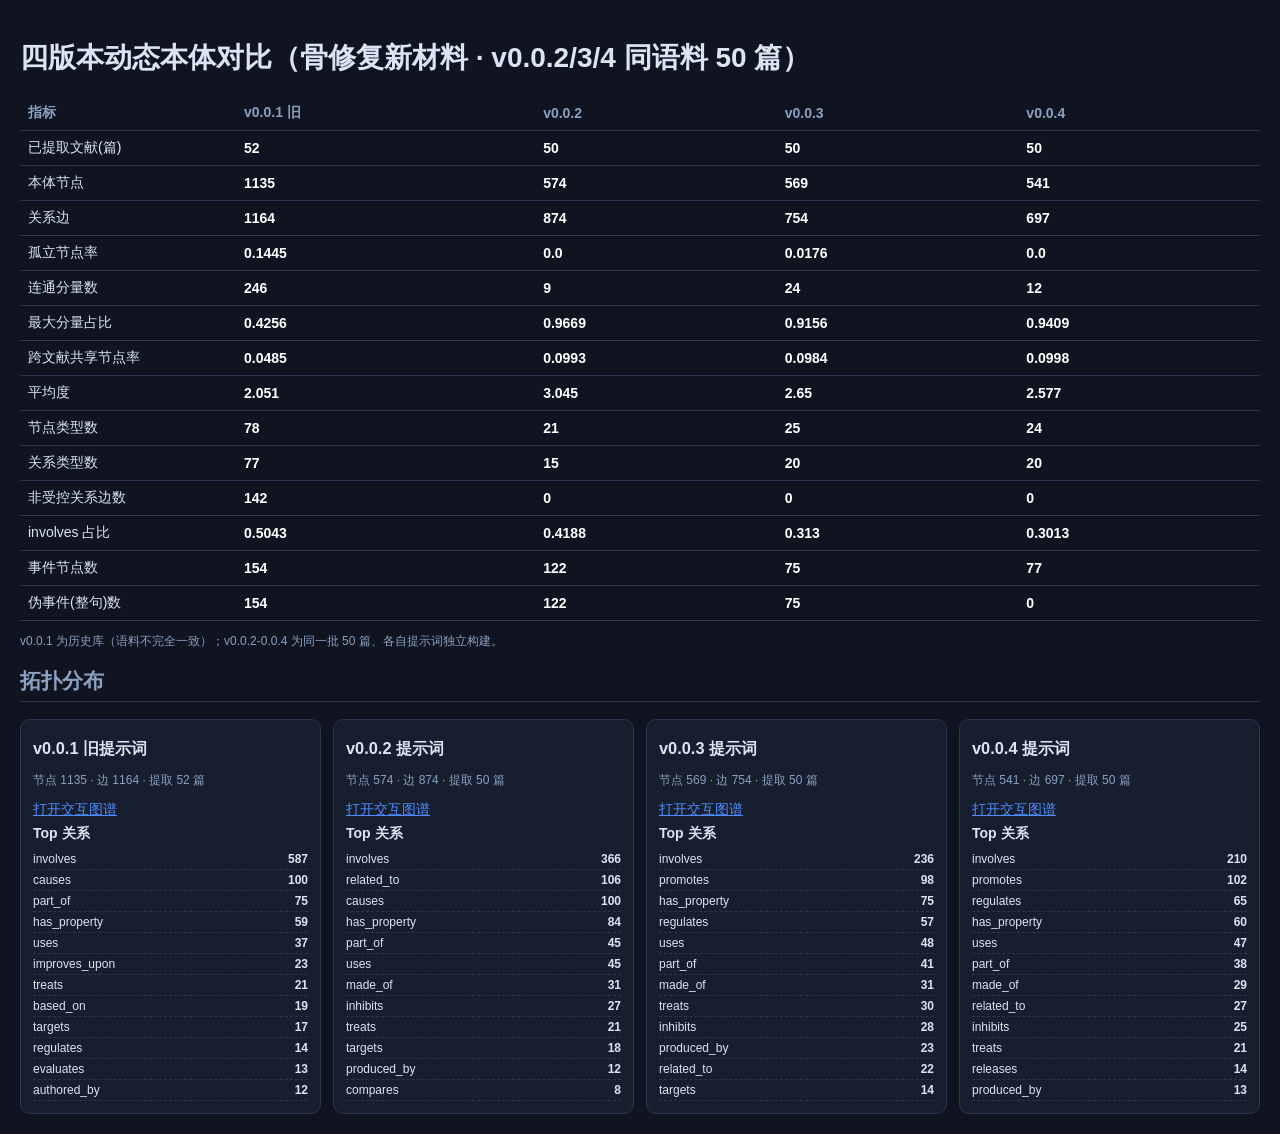
<file: output/compare4/index_compare4.html>
<!DOCTYPE html><html lang="zh-CN"><head><meta charset="utf-8">
<title>四版本动态本体对比</title>
<style>body{margin:0;background:#0f1420;color:#dbe4f5;font:14px 'Segoe UI','Microsoft YaHei',sans-serif}
.wrap{max-width:1280px;margin:0 auto;padding:20px}
table{border-collapse:collapse;width:100%;margin:10px 0}th,td{padding:8px;border-bottom:1px solid #2a3550;text-align:left}
th{color:#8aa0c0}td b{color:#fff}
.grid{display:grid;grid-template-columns:repeat(4,1fr);gap:12px}
.card{background:#171e2e;border:1px solid #2a3550;border-radius:10px;padding:12px}
.mini2{display:flex;justify-content:space-between;font-size:12px;padding:3px 0;border-bottom:1px dashed #2a3550}
a{color:#4f8cff}.sub{color:#8aa0c0;font-size:12px}h3,h4{margin:6px 0}
h2{color:#8aa0c0;border-bottom:1px solid #2a3550;padding-bottom:6px}</style></head><body><div class="wrap">
<h1>四版本动态本体对比（骨修复新材料 · v0.0.2/3/4 同语料 50 篇）</h1>
<table><thead><tr><th style="width:200px">指标</th><th>v0.0.1 旧</th><th>v0.0.2</th><th>v0.0.3</th><th>v0.0.4</th></tr></thead>
<tbody><tr><td>已提取文献(篇)</td><td><b>52</b></td><td><b>50</b></td><td><b>50</b></td><td><b>50</b></td></tr><tr><td>本体节点</td><td><b>1135</b></td><td><b>574</b></td><td><b>569</b></td><td><b>541</b></td></tr><tr><td>关系边</td><td><b>1164</b></td><td><b>874</b></td><td><b>754</b></td><td><b>697</b></td></tr><tr><td>孤立节点率</td><td><b>0.1445</b></td><td><b>0.0</b></td><td><b>0.0176</b></td><td><b>0.0</b></td></tr><tr><td>连通分量数</td><td><b>246</b></td><td><b>9</b></td><td><b>24</b></td><td><b>12</b></td></tr><tr><td>最大分量占比</td><td><b>0.4256</b></td><td><b>0.9669</b></td><td><b>0.9156</b></td><td><b>0.9409</b></td></tr><tr><td>跨文献共享节点率</td><td><b>0.0485</b></td><td><b>0.0993</b></td><td><b>0.0984</b></td><td><b>0.0998</b></td></tr><tr><td>平均度</td><td><b>2.051</b></td><td><b>3.045</b></td><td><b>2.65</b></td><td><b>2.577</b></td></tr><tr><td>节点类型数</td><td><b>78</b></td><td><b>21</b></td><td><b>25</b></td><td><b>24</b></td></tr><tr><td>关系类型数</td><td><b>77</b></td><td><b>15</b></td><td><b>20</b></td><td><b>20</b></td></tr><tr><td>非受控关系边数</td><td><b>142</b></td><td><b>0</b></td><td><b>0</b></td><td><b>0</b></td></tr><tr><td>involves 占比</td><td><b>0.5043</b></td><td><b>0.4188</b></td><td><b>0.313</b></td><td><b>0.3013</b></td></tr><tr><td>事件节点数</td><td><b>154</b></td><td><b>122</b></td><td><b>75</b></td><td><b>77</b></td></tr><tr><td>伪事件(整句)数</td><td><b>154</b></td><td><b>122</b></td><td><b>75</b></td><td><b>0</b></td></tr></tbody></table>
<p class="sub">v0.0.1 为历史库（语料不完全一致）；v0.0.2-0.0.4 为同一批 50 篇、各自提示词独立构建。</p>
<h2>拓扑分布</h2><div class="grid"><div class='card'><h3>v0.0.1 旧提示词</h3><p class='sub'>节点 1135 · 边 1164 · 提取 52 篇</p><a target='_blank' href='v01_graph.html'>打开交互图谱</a><h4>Top 关系</h4><div class='mini2'><span>involves</span><b>587</b></div><div class='mini2'><span>causes</span><b>100</b></div><div class='mini2'><span>part_of</span><b>75</b></div><div class='mini2'><span>has_property</span><b>59</b></div><div class='mini2'><span>uses</span><b>37</b></div><div class='mini2'><span>improves_upon</span><b>23</b></div><div class='mini2'><span>treats</span><b>21</b></div><div class='mini2'><span>based_on</span><b>19</b></div><div class='mini2'><span>targets</span><b>17</b></div><div class='mini2'><span>regulates</span><b>14</b></div><div class='mini2'><span>evaluates</span><b>13</b></div><div class='mini2'><span>authored_by</span><b>12</b></div></div><div class='card'><h3>v0.0.2 提示词</h3><p class='sub'>节点 574 · 边 874 · 提取 50 篇</p><a target='_blank' href='v02_graph.html'>打开交互图谱</a><h4>Top 关系</h4><div class='mini2'><span>involves</span><b>366</b></div><div class='mini2'><span>related_to</span><b>106</b></div><div class='mini2'><span>causes</span><b>100</b></div><div class='mini2'><span>has_property</span><b>84</b></div><div class='mini2'><span>part_of</span><b>45</b></div><div class='mini2'><span>uses</span><b>45</b></div><div class='mini2'><span>made_of</span><b>31</b></div><div class='mini2'><span>inhibits</span><b>27</b></div><div class='mini2'><span>treats</span><b>21</b></div><div class='mini2'><span>targets</span><b>18</b></div><div class='mini2'><span>produced_by</span><b>12</b></div><div class='mini2'><span>compares</span><b>8</b></div></div><div class='card'><h3>v0.0.3 提示词</h3><p class='sub'>节点 569 · 边 754 · 提取 50 篇</p><a target='_blank' href='v03_graph.html'>打开交互图谱</a><h4>Top 关系</h4><div class='mini2'><span>involves</span><b>236</b></div><div class='mini2'><span>promotes</span><b>98</b></div><div class='mini2'><span>has_property</span><b>75</b></div><div class='mini2'><span>regulates</span><b>57</b></div><div class='mini2'><span>uses</span><b>48</b></div><div class='mini2'><span>part_of</span><b>41</b></div><div class='mini2'><span>made_of</span><b>31</b></div><div class='mini2'><span>treats</span><b>30</b></div><div class='mini2'><span>inhibits</span><b>28</b></div><div class='mini2'><span>produced_by</span><b>23</b></div><div class='mini2'><span>related_to</span><b>22</b></div><div class='mini2'><span>targets</span><b>14</b></div></div><div class='card'><h3>v0.0.4 提示词</h3><p class='sub'>节点 541 · 边 697 · 提取 50 篇</p><a target='_blank' href='v04_graph.html'>打开交互图谱</a><h4>Top 关系</h4><div class='mini2'><span>involves</span><b>210</b></div><div class='mini2'><span>promotes</span><b>102</b></div><div class='mini2'><span>regulates</span><b>65</b></div><div class='mini2'><span>has_property</span><b>60</b></div><div class='mini2'><span>uses</span><b>47</b></div><div class='mini2'><span>part_of</span><b>38</b></div><div class='mini2'><span>made_of</span><b>29</b></div><div class='mini2'><span>related_to</span><b>27</b></div><div class='mini2'><span>inhibits</span><b>25</b></div><div class='mini2'><span>treats</span><b>21</b></div><div class='mini2'><span>releases</span><b>14</b></div><div class='mini2'><span>produced_by</span><b>13</b></div></div></div>
</div></body></html>
</file>
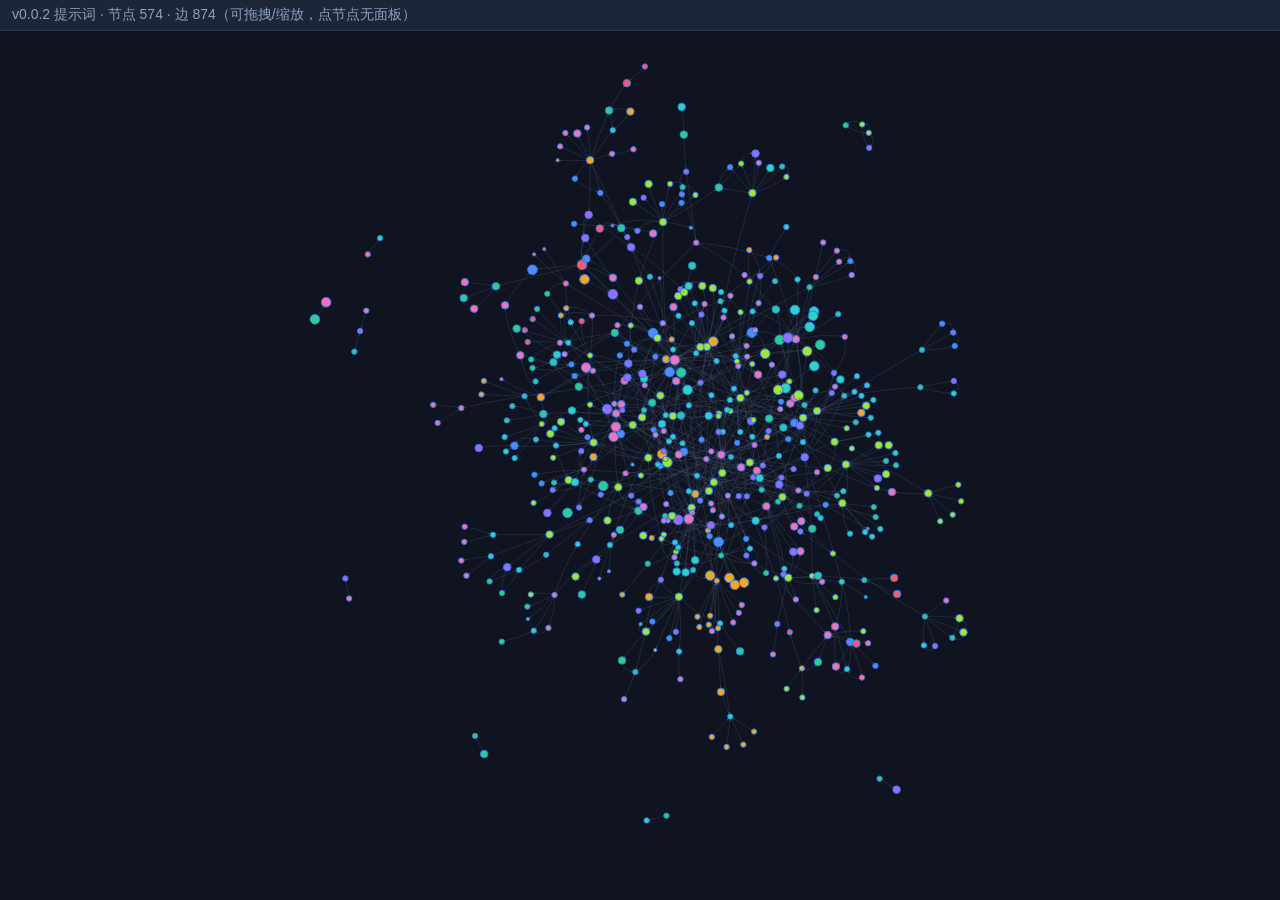
<file: output/compare4/v02_graph.html>
<!DOCTYPE html><html lang="zh-CN"><head><meta charset="utf-8">
<title>v0.0.2 提示词</title>
<style>html,body{margin:0;height:100%;background:#0f1420;color:#dbe4f5;
font:14px 'Segoe UI','Microsoft YaHei',sans-serif}
#graph{width:100%;height:92vh}.bar{background:#1d2638;border-bottom:1px solid #2a3550;
padding:6px 12px;color:#8aa0c0}</style></head>
<body><div class="bar">v0.0.2 提示词 · 节点 574 · 边 874（可拖拽/缩放，点节点无面板）</div>
<div id="graph"></div>
<script src="./vendor/vis-network.min.js"></script>
<script>
const DATA = {"nodes": [{"id": 1, "label": "CHX@ZnO-HA/PSSS nanocomposite", "type": "Material", "conf": 0.788}, {"id": 2, "label": "Osteomyelitis", "type": "Disease", "conf": 0.83}, {"id": 3, "label": "photo-tunable dynamic stiffening hydrogel", "type": "Material", "conf": 0.818}, {"id": 4, "label": "dual-crosslinking strategy", "type": "Method", "conf": 0.806}, {"id": 5, "label": "freeze-thaw physical crosslinking", "type": "Method", "conf": 0.794}, {"id": 6, "label": "UV-triggered thiol-ene photo-click crosslinking", "type": "Method", "conf": 0.8}, {"id": 7, "label": "bone marrow mesenchymal stem cells", "type": "CellLine", "conf": 0.836}, {"id": 8, "label": "osteogenic differentiation", "type": "BiologicalProcess", "conf": 0.873}, {"id": 9, "label": "repair of critical-sized calvarial defects", "type": "BiologicalProcess", "conf": 0.794}, {"id": 10, "label": "bone regeneration", "type": "BiologicalProcess", "conf": 0.844}, {"id": 11, "label": "bone tissue engineering", "type": "Application", "conf": 0.818}, {"id": 12, "label": "YAP signaling pathway", "type": "BiologicalProcess", "conf": 0.806}, {"id": 13, "label": "Yes-associated protein", "type": "Target", "conf": 0.806}, {"id": 14, "label": "dynamic stiffening", "type": "Property", "conf": 0.776}, {"id": 15, "label": "significantly promoted", "type": "Experiment", "conf": 0.806}, {"id": 16, "label": "enhanced the repair", "type": "Experiment", "conf": 0.794}, {"id": 17, "label": "Mechanistic studies revealed", "type": "Discovery", "conf": 0.776}, {"id": 18, "label": "Critical-size bone defect", "type": "Disease", "conf": 0.818}, {"id": 19, "label": "Instrumentalized 3D printed polymer scaffold", "type": "Device", "conf": 0.818}, {"id": 20, "label": "Dynamization", "type": "Method", "conf": 0.8}, {"id": 21, "label": "Hardware removal", "type": "Method", "conf": 0.8}, {"id": 22, "label": "Bone healing", "type": "BiologicalProcess", "conf": 0.8}, {"id": 23, "label": "Bone-implant biomechanics", "type": "Property", "conf": 0.758}, {"id": 24, "label": "Bone growth", "type": "BiologicalProcess", "conf": 0.758}, {"id": 25, "label": "Union rate", "type": "Metric", "conf": 0.758}, {"id": 26, "label": "Bone volume", "type": "Metric", "conf": 0.758}, {"id": 27, "label": "Bone stiffness", "type": "Property", "conf": 0.758}, {"id": 28, "label": "Sensate capability", "type": "Property", "conf": 0.758}, {"id": 29, "label": "In this study, we highlight", "type": "Study", "conf": 0.788}, {"id": 30, "label": "We demonstrate", "type": "Discovery", "conf": 0.758}, {"id": 31, "label": "All scaffold-implanted groups demonstrated", "type": "Observation", "conf": 0.758}, {"id": 32, "label": "resulted in", "type": "Observation", "conf": 0.788}, {"id": 33, "label": "The hardware removal group demonstrated increased bone stiffness compared to", "type": "Observation", "conf": 0.758}, {"id": 34, "label": "Solvent engineering", "type": "Method", "conf": 0.788}, {"id": 35, "label": "Solvent-engineered hydrogel", "type": "Material", "conf": 0.788}, {"id": 36, "label": "Ionic liquid", "type": "Chemical", "conf": 0.788}, {"id": 37, "label": "Deep eutectic solvent", "type": "Chemical", "conf": 0.788}, {"id": 38, "label": "Bone regeneration", "type": "Application", "conf": 0.874}, {"id": 39, "label": "Mechanical behavior", "type": "Property", "conf": 0.788}, {"id": 40, "label": "Viscoelasticity", "type": "Property", "conf": 0.788}, {"id": 41, "label": "Processability", "type": "Property", "conf": 0.788}, {"id": 42, "label": "Biological response", "type": "BiologicalProcess", "conf": 0.788}, {"id": 43, "label": "Mineralization", "type": "BiologicalProcess", "conf": 0.788}, {"id": 44, "label": "Immune regulation", "type": "BiologicalProcess", "conf": 0.788}, {"id": 45, "label": "carboxymethyl chitosan hydrogels with nano-hydroxyapatite gradients", "type": "Material", "conf": 0.818}, {"id": 46, "label": "carboxymethyl chitosan", "type": "Chemical", "conf": 0.818}, {"id": 47, "label": "nano-hydroxyapatite", "type": "Material", "conf": 0.818}, {"id": 48, "label": "nano-hydroxyapatite gradient", "type": "Property", "conf": 0.758}, {"id": 49, "label": "improved mechanical properties", "type": "Property", "conf": 0.758}, {"id": 50, "label": "controlled degradation", "type": "Property", "conf": 0.758}, {"id": 51, "label": "good biocompatibility", "type": "Property", "conf": 0.758}, {"id": 52, "label": "bone marrow mesenchymal stem cell proliferation", "type": "BiologicalProcess", "conf": 0.818}, {"id": 53, "label": "bone defect healing", "type": "BiologicalProcess", "conf": 0.818}, {"id": 54, "label": "new bone formation", "type": "BiologicalProcess", "conf": 0.818}, {"id": 55, "label": "rat distal femoral condyle defect model", "type": "Model", "conf": 0.818}, {"id": 56, "label": "In this study ... were developed", "type": "Study", "conf": 0.788}, {"id": 57, "label": "In vitro, nHA-containing hydrogels promoted", "type": "Experiment", "conf": 0.758}, {"id": 58, "label": "In vivo, implantation in a rat distal femoral condyle defect model showed", "type": "Experiment", "conf": 0.788}, {"id": 59, "label": "These results suggest", "type": "Discovery", "conf": 0.758}, {"id": 60, "label": "Infected bone defect", "type": "Disease", "conf": 0.836}, {"id": 61, "label": "Biomaterial", "type": "Material", "conf": 0.836}, {"id": 62, "label": "Inorganic biomaterial", "type": "Material", "conf": 0.818}, {"id": 63, "label": "Polymeric biomaterial", "type": "Material", "conf": 0.818}, {"id": 64, "label": "Composite biomaterial", "type": "Material", "conf": 0.818}, {"id": 65, "label": "Induced membrane technique", "type": "Method", "conf": 0.788}, {"id": 66, "label": "Bone transport", "type": "Method", "conf": 0.788}, {"id": 67, "label": "Antibacterial mechanism", "type": "Property", "conf": 0.758}, {"id": 68, "label": "Osteogenic property", "type": "Property", "conf": 0.874}, {"id": 69, "label": "Intelligent responsive material", "type": "Material", "conf": 0.788}, {"id": 70, "label": "Immunomodulatory strategy", "type": "Method", "conf": 0.788}, {"id": 71, "label": "Tooth-derived graft", "type": "Material", "conf": 0.788}, {"id": 72, "label": "Conventional bone graft materials", "type": "Material", "conf": 0.788}, {"id": 73, "label": "This study aimed to outline ... and assess", "type": "Study", "conf": 0.788}, {"id": 74, "label": "demonstrate promising outcomes comparable to", "type": "Observation", "conf": 0.788}, {"id": 75, "label": "Three-dimensional printing", "type": "Method", "conf": 0.818}, {"id": 76, "label": "Self-electrified scaffold", "type": "Device", "conf": 0.788}, {"id": 77, "label": "Transient zinc-molybdenum battery", "type": "Device", "conf": 0.788}, {"id": 78, "label": "Impedance sensor", "type": "Device", "conf": 0.788}, {"id": 79, "label": "Electrical stimulation", "type": "Method", "conf": 0.788}, {"id": 80, "label": "Rodent cranial defect model", "type": "Model", "conf": 0.788}, {"id": 81, "label": "Calcium ion influx", "type": "BiologicalProcess", "conf": 0.788}, {"id": 82, "label": "Reactive oxygen species signaling", "type": "BiologicalProcess", "conf": 0.788}, {"id": 83, "label": "Osteogenesis-related gene expression", "type": "BiologicalProcess", "conf": 0.758}, {"id": 84, "label": "Collagen deposition", "type": "BiologicalProcess", "conf": 0.788}, {"id": 85, "label": "Matrix mineralization", "type": "BiologicalProcess", "conf": 0.844}, {"id": 86, "label": "Electrical impedance", "type": "Property", "conf": 0.788}, {"id": 87, "label": "Regenerative medicine", "type": "Application", "conf": 0.818}, {"id": 88, "label": "Here, we report", "type": "Study", "conf": 0.788}, {"id": 89, "label": "In a rodent cranial defect model", "type": "Experiment", "conf": 0.788}, {"id": 90, "label": "is associated with", "type": "Observation", "conf": 0.788}, {"id": 91, "label": "are attributed to", "type": "Discovery", "conf": 0.758}, {"id": 92, "label": "Osteoradionecrosis of the jaw", "type": "Disease", "conf": 0.8}, {"id": 93, "label": "p21", "type": "Target", "conf": 0.818}, {"id": 94, "label": "Retinoblastoma protein", "type": "Target", "conf": 0.8}, {"id": 95, "label": "Smad2/3", "type": "Target", "conf": 0.8}, {"id": 96, "label": "Runx2", "type": "Target", "conf": 0.788}, {"id": 97, "label": "jaw bone marrow mesenchymal stem cells", "type": "CellLine", "conf": 0.788}, {"id": 98, "label": "UC2288", "type": "Chemical", "conf": 0.818}, {"id": 99, "label": "AlgMA hydrogel", "type": "Material", "conf": 0.788}, {"id": 100, "label": "UC2288-loaded AlgMA hydrogel", "type": "Material", "conf": 0.8}, {"id": 101, "label": "ORNJ mouse model", "type": "Model", "conf": 0.818}, {"id": 102, "label": "single-cell RNA sequencing", "type": "Method", "conf": 0.788}, {"id": 103, "label": "Rb dephosphorylation", "type": "BiologicalProcess", "conf": 0.8}, {"id": 104, "label": "Smad2/3 phosphorylation", "type": "BiologicalProcess", "conf": 0.8}, {"id": 105, "label": "was established", "type": "Experiment", "conf": 0.818}, {"id": 106, "label": "was analyzed and validated in vivo", "type": "Experiment", "conf": 0.788}, {"id": 107, "label": "were characterized", "type": "Experiment", "conf": 0.788}, {"id": 108, "label": "Bone healing was compromised", "type": "Observation", "conf": 0.8}, {"id": 109, "label": "Radiation induced p21 upregulation ... suppressing", "type": "Discovery", "conf": 0.788}, {"id": 110, "label": "p21 inhibition reversed this cascade and restored", "type": "Discovery", "conf": 0.788}, {"id": 111, "label": "significantly enhanced", "type": "Observation", "conf": 0.818}, {"id": 112, "label": "Adelmidrol", "type": "Drug", "conf": 0.818}, {"id": 113, "label": "osteogenic mineralization", "type": "BiologicalProcess", "conf": 0.806}, {"id": 114, "label": "RUNX2 and OSX expression", "type": "BiologicalProcess", "conf": 0.788}, {"id": 115, "label": "Notch signaling pathway", "type": "BiologicalProcess", "conf": 0.818}, {"id": 116, "label": "SFMA/GelMA/MBG-NH2-Ad", "type": "Material", "conf": 0.788}, {"id": 117, "label": "methacrylated silk fibroin", "type": "Material", "conf": 0.758}, {"id": 118, "label": "aminated bioactive glass", "type": "Material", "conf": 0.758}, {"id": 119, "label": "mouse critical calvarial defect model", "type": "Model", "conf": 0.728}, {"id": 120, "label": "High-throughput screening identified", "type": "Discovery", "conf": 0.758}, {"id": 121, "label": "In vitro experiments showed", "type": "Experiment", "conf": 0.788}, {"id": 122, "label": "In vivo, a methacrylated silk fibroin hydrogel scaffold loaded with aminated bioactive glass and ade", "type": "Experiment", "conf": 0.776}, {"id": 123, "label": "Titanium implant", "type": "Device", "conf": 0.818}, {"id": 124, "label": "Postoperative infection", "type": "Disease", "conf": 0.758}, {"id": 125, "label": "Chronic inflammation", "type": "Disease", "conf": 0.758}, {"id": 126, "label": "Osseointegration", "type": "BiologicalProcess", "conf": 0.788}, {"id": 127, "label": "Tissue regeneration", "type": "BiologicalProcess", "conf": 0.788}, {"id": 128, "label": "Hydrogel", "type": "Material", "conf": 0.818}, {"id": 129, "label": "Biological activity", "type": "Property", "conf": 0.771}, {"id": 130, "label": "Functional versatility", "type": "Property", "conf": 0.758}, {"id": 131, "label": "Hydrogel coating", "type": "Material", "conf": 0.818}, {"id": 132, "label": "Biocompatibility", "type": "Property", "conf": 0.818}, {"id": 133, "label": "Mechanical properties", "type": "Property", "conf": 0.904}, {"id": 134, "label": "This review summarizes", "type": "Study", "conf": 0.788}, {"id": 135, "label": "dual-gene regulation", "type": "Method", "conf": 0.818}, {"id": 136, "label": "dual-gene modified bone marrow mesenchymal stem cells", "type": "CellLine", "conf": 0.776}, {"id": 137, "label": "nerve growth factor", "type": "Target", "conf": 0.836}, {"id": 138, "label": "p75 neurotrophin receptor", "type": "Target", "conf": 0.836}, {"id": 139, "label": "allogeneic bone scaffold", "type": "Material", "conf": 0.818}, {"id": 140, "label": "pyroptosis", "type": "BiologicalProcess", "conf": 0.836}, {"id": 141, "label": "NF-κB nuclear translocation", "type": "BiologicalProcess", "conf": 0.818}, {"id": 142, "label": "pyroptosis-related protein expression", "type": "BiologicalProcess", "conf": 0.788}, {"id": 143, "label": "nerve growth factor overexpression", "type": "BiologicalProcess", "conf": 0.818}, {"id": 144, "label": "P75NTR knockdown", "type": "Method", "conf": 0.818}, {"id": 145, "label": "limited osteogenic efficacy", "type": "Property", "conf": 0.818}, {"id": 146, "label": "In this study, we developed", "type": "Study", "conf": 0.818}, {"id": 147, "label": "BMSCs were modified", "type": "Experiment", "conf": 0.836}, {"id": 148, "label": "their effects were evaluated", "type": "Experiment", "conf": 0.758}, {"id": 149, "label": "The dual-gene modification suppressed", "type": "Observation", "conf": 0.818}, {"id": 150, "label": "In vivo, scaffold-assisted delivery promoted", "type": "Observation", "conf": 0.788}, {"id": 151, "label": "These findings demonstrate", "type": "Discovery", "conf": 0.788}, {"id": 152, "label": "Magnesium phosphate cement", "type": "Material", "conf": 0.818}, {"id": 153, "label": "Calcium phosphate cement", "type": "Material", "conf": 0.8}, {"id": 154, "label": "Regenerative dentistry", "type": "Application", "conf": 0.788}, {"id": 155, "label": "Rapid setting", "type": "Property", "conf": 0.8}, {"id": 156, "label": "High early mechanical strength", "type": "Property", "conf": 0.8}, {"id": 157, "label": "Biodegradability", "type": "Property", "conf": 0.818}, {"id": 158, "label": "Antimicrobial activity", "type": "Property", "conf": 0.8}, {"id": 159, "label": "Composite regenerative matrix", "type": "Material", "conf": 0.806}, {"id": 160, "label": "Sticky bone", "type": "Material", "conf": 0.776}, {"id": 161, "label": "Advanced platelet-rich fibrin", "type": "Material", "conf": 0.776}, {"id": 162, "label": "Autologous fibrinogen glue", "type": "Material", "conf": 0.806}, {"id": 163, "label": "Allograft", "type": "Material", "conf": 0.806}, {"id": 164, "label": "Type I collagen", "type": "Material", "conf": 0.818}, {"id": 165, "label": "Graft cohesion", "type": "Property", "conf": 0.746}, {"id": 166, "label": "Socket regeneration", "type": "Application", "conf": 0.788}, {"id": 167, "label": "Ridge augmentation", "type": "Application", "conf": 0.788}, {"id": 168, "label": "Generalized advanced periodontitis", "type": "Disease", "conf": 0.788}, {"id": 169, "label": "Alveolar bone loss", "type": "Disease", "conf": 0.788}, {"id": 170, "label": "Complex alveolar defect", "type": "Disease", "conf": 0.764}, {"id": 171, "label": "Guided bone regeneration", "type": "Method", "conf": 0.818}, {"id": 172, "label": "Vertical bone gain", "type": "Metric", "conf": 0.776}, {"id": 173, "label": "Cortical bone formation", "type": "BiologicalProcess", "conf": 0.788}, {"id": 174, "label": "Cone-beam computed tomography", "type": "Method", "conf": 0.788}, {"id": 175, "label": "We described", "type": "Study", "conf": 0.776}, {"id": 176, "label": "Clinical and radiographic outcomes demonstrated substantial vertical bone gain", "type": "Observation", "conf": 0.746}, {"id": 177, "label": "confirmed cortical bone formation", "type": "Observation", "conf": 0.788}, {"id": 178, "label": "Barrier membrane", "type": "Material", "conf": 0.788}, {"id": 179, "label": "Conventional fixation techniques", "type": "Method", "conf": 0.788}, {"id": 180, "label": "Bone substitute material", "type": "Material", "conf": 0.788}, {"id": 181, "label": "M2N2ACa", "type": "Material", "conf": 0.818}, {"id": 182, "label": "Adhesive strength", "type": "Property", "conf": 0.818}, {"id": 183, "label": "Calcium ion", "type": "Chemical", "conf": 0.874}, {"id": 184, "label": "blood clot reinforcement", "type": "BiologicalProcess", "conf": 0.776}, {"id": 185, "label": "bone augmentation", "type": "BiologicalProcess", "conf": 0.788}, {"id": 186, "label": "This material was found to", "type": "Observation", "conf": 0.818}, {"id": 187, "label": "These findings highlight", "type": "Discovery", "conf": 0.788}, {"id": 188, "label": "Engineered Xenogeneic Bone Scaffold with IL-10 Nanodelivery System", "type": "Material", "conf": 0.818}, {"id": 189, "label": "antigen-extracted xenogeneic bone scaffold", "type": "Material", "conf": 0.818}, {"id": 190, "label": "IL-10-loaded mesoporous polydopamine nanoparticles", "type": "Material", "conf": 0.818}, {"id": 191, "label": "mesoporous polydopamine nanoparticles", "type": "Material", "conf": 0.758}, {"id": 192, "label": "Interleukin-10", "type": "Chemical", "conf": 0.818}, {"id": 193, "label": "adipogenic differentiation", "type": "BiologicalProcess", "conf": 0.849}, {"id": 194, "label": "PI3K-Akt/Wnt signaling pathway", "type": "BiologicalProcess", "conf": 0.788}, {"id": 195, "label": "early inflammatory response", "type": "BiologicalProcess", "conf": 0.698}, {"id": 196, "label": "scaffold resorption", "type": "BiologicalProcess", "conf": 0.788}, {"id": 197, "label": "canine critical-sized skull defect model", "type": "Model", "conf": 0.818}, {"id": 198, "label": "skull defect", "type": "Disease", "conf": 0.788}, {"id": 199, "label": "Here, we developed", "type": "Study", "conf": 0.818}, {"id": 200, "label": "markedly enhanced", "type": "Observation", "conf": 0.788}, {"id": 201, "label": "IL-10 acts as a lineage-determining cue", "type": "Discovery", "conf": 0.758}, {"id": 202, "label": "Alginate/polyaniline hydrogel containing magnesium oxide nanoparticles", "type": "Material", "conf": 0.801}, {"id": 203, "label": "Alginate", "type": "Material", "conf": 0.818}, {"id": 204, "label": "Polyaniline", "type": "Material", "conf": 0.801}, {"id": 205, "label": "Magnesium oxide nanoparticles", "type": "Material", "conf": 0.801}, {"id": 206, "label": "Injectability", "type": "Property", "conf": 0.771}, {"id": 207, "label": "Cytocompatibility", "type": "Property", "conf": 0.771}, {"id": 208, "label": "Hemocompatibility", "type": "Property", "conf": 0.771}, {"id": 209, "label": "Osteoblast-like cell viability/proliferation", "type": "BiologicalProcess", "conf": 0.771}, {"id": 210, "label": "M2 macrophage polarization", "type": "BiologicalProcess", "conf": 0.776}, {"id": 211, "label": "Antioxidant activity", "type": "Property", "conf": 0.801}, {"id": 212, "label": "Electrical conductivity", "type": "Property", "conf": 0.771}, {"id": 213, "label": "Overall, these findings indicate", "type": "Discovery", "conf": 0.771}, {"id": 214, "label": "Pathogenic microorganisms", "type": "Organism", "conf": 0.788}, {"id": 215, "label": "Biofilm formation", "type": "BiologicalProcess", "conf": 0.788}, {"id": 216, "label": "Systemic antibiotics", "type": "Drug", "conf": 0.758}, {"id": 217, "label": "Surgical debridement", "type": "Method", "conf": 0.788}, {"id": 218, "label": "Antibiotic-loaded bone cement", "type": "Material", "conf": 0.788}, {"id": 219, "label": "Osteomyelitis treatment", "type": "Application", "conf": 0.788}, {"id": 220, "label": "Photothermal therapy", "type": "Method", "conf": 0.788}, {"id": 221, "label": "Sonodynamic therapy", "type": "Method", "conf": 0.788}, {"id": 222, "label": "pH/enzyme-responsive systems", "type": "Technology", "conf": 0.74}, {"id": 223, "label": "Immunomodulation", "type": "BiologicalProcess", "conf": 0.808}, {"id": 224, "label": "The aim of this mini-review is to briefly summarize ... outline ... and discuss ...", "type": "Study", "conf": 0.8}, {"id": 225, "label": "Calcium phosphate graphene", "type": "Material", "conf": 0.904}, {"id": 226, "label": "Graphene oxide", "type": "Material", "conf": 0.904}, {"id": 227, "label": "Poly(lactic-co-glycolic acid)", "type": "Material", "conf": 0.892}, {"id": 228, "label": "CaPG-reinforced PLGA matrix", "type": "Material", "conf": 0.874}, {"id": 229, "label": "CaPG loading", "type": "Parameter", "conf": 0.874}, {"id": 230, "label": "Oxidation state", "type": "Parameter", "conf": 0.886}, {"id": 231, "label": "Oxygen functional group density", "type": "Property", "conf": 0.874}, {"id": 232, "label": "Calcium phosphate incorporation", "type": "Property", "conf": 0.874}, {"id": 233, "label": "Hydrophilicity", "type": "Property", "conf": 0.874}, {"id": 234, "label": "Hydration behavior", "type": "Property", "conf": 0.874}, {"id": 235, "label": "Oxidation programming", "type": "Method", "conf": 0.844}, {"id": 236, "label": "CaPG was synthesized under three oxidation conditions", "type": "Experiment", "conf": 0.886}, {"id": 237, "label": "Our results have shown that", "type": "Observation", "conf": 0.874}, {"id": 238, "label": "These findings demonstrate that", "type": "Discovery", "conf": 0.862}, {"id": 239, "label": "OTUD1", "type": "Protein", "conf": 0.903}, {"id": 240, "label": "BMP2 mRNA", "type": "Chemical", "conf": 0.873}, {"id": 241, "label": "Mesenchymal stem cells", "type": "CellLine", "conf": 0.861}, {"id": 242, "label": "Bone homeostasis", "type": "BiologicalProcess", "conf": 0.861}, {"id": 243, "label": "Bone loss", "type": "Disease", "conf": 0.831}, {"id": 244, "label": "Osteoporosis", "type": "Disease", "conf": 0.818}, {"id": 245, "label": "N-terminal intrinsically disordered region of OTUD1", "type": "Protein", "conf": 0.861}, {"id": 246, "label": "RNA binding", "type": "BiologicalProcess", "conf": 0.861}, {"id": 247, "label": "Collagen remodeling", "type": "BiologicalProcess", "conf": 0.831}, {"id": 248, "label": "Extracellular matrix organization", "type": "BiologicalProcess", "conf": 0.831}, {"id": 249, "label": "Multi-omics profiling", "type": "Method", "conf": 0.849}, {"id": 250, "label": "Here, we identify", "type": "Discovery", "conf": 0.873}, {"id": 251, "label": "OTUD1 directly binds and stabilizes", "type": "Observation", "conf": 0.879}, {"id": 252, "label": "Structure-function analyses reveal", "type": "Study", "conf": 0.861}, {"id": 253, "label": "Multi-omics profiling demonstrates", "type": "Study", "conf": 0.831}, {"id": 254, "label": "In vivo, OTUD1 deficiency ... progressively impairs ... exacerbates", "type": "Observation", "conf": 0.813}, {"id": 255, "label": "Together, these findings define", "type": "Discovery", "conf": 0.831}, {"id": 256, "label": "Micro-Mechanical Homeostasis Reset", "type": "Method", "conf": 0.874}, {"id": 257, "label": "Agent-guided, rule-based enumeration-and-scoring workflow", "type": "Method", "conf": 0.874}, {"id": 258, "label": "ViscoClamp", "type": "Material", "conf": 0.874}, {"id": 259, "label": "Advanced glycation end products", "type": "Chemical", "conf": 0.874}, {"id": 260, "label": "Chronic glycation", "type": "BiologicalProcess", "conf": 0.874}, {"id": 261, "label": "Pericellular viscoelastic drift", "type": "BiologicalProcess", "conf": 0.874}, {"id": 262, "label": "Cell-to-pericellular viscoelastic homeostasis", "type": "BiologicalProcess", "conf": 0.874}, {"id": 263, "label": "Mesenchymal stem cell-mediated matrix remodeling and mineralization", "type": "BiologicalProcess", "conf": 0.874}, {"id": 264, "label": "Dispersion-transfer ratio", "type": "Metric", "conf": 0.874}, {"id": 265, "label": "Hyperglycemic craniofacial defect", "type": "Disease", "conf": 0.874}, {"id": 266, "label": "Osteogenic activation", "type": "BiologicalProcess", "conf": 0.874}, {"id": 267, "label": "Rattus norvegicus", "type": "Organism", "conf": 0.874}, {"id": 268, "label": "Oryctolagus cuniculus", "type": "Organism", "conf": 0.874}, {"id": 269, "label": "Canis familiaris", "type": "Organism", "conf": 0.874}, {"id": 270, "label": "Macaca mulatta", "type": "Organism", "conf": 0.874}, {"id": 271, "label": "Using an agent-guided, rule-based enumeration-and-scoring workflow, we design ViscoClamp", "type": "Study", "conf": 0.874}, {"id": 272, "label": "We show that", "type": "Observation", "conf": 0.874}, {"id": 273, "label": "We quantify stabilization using a dispersion-transfer ratio", "type": "Study", "conf": 0.874}, {"id": 274, "label": "We demonstrate that", "type": "Discovery", "conf": 0.874}, {"id": 275, "label": "Polyvinylidene fluoride", "type": "Material", "conf": 0.758}, {"id": 276, "label": "Surface charge", "type": "Property", "conf": 0.818}, {"id": 277, "label": "Substrate rigidity", "type": "Property", "conf": 0.788}, {"id": 278, "label": "Mechanotransduction", "type": "BiologicalProcess", "conf": 0.728}, {"id": 279, "label": "Calcium signaling", "type": "BiologicalProcess", "conf": 0.728}, {"id": 280, "label": "stem cell lineage commitment", "type": "BiologicalProcess", "conf": 0.788}, {"id": 281, "label": "Yes-associated protein nuclear translocation", "type": "BiologicalProcess", "conf": 0.788}, {"id": 282, "label": "Specifically, we show", "type": "Observation", "conf": 0.818}, {"id": 283, "label": "Conversely, mesenchymal stem cells on polarized surfaces activate", "type": "Observation", "conf": 0.788}, {"id": 284, "label": "negative net surface potentials lead to", "type": "Observation", "conf": 0.788}, {"id": 285, "label": "Collectively, these results show", "type": "Discovery", "conf": 0.818}, {"id": 286, "label": "Uvaria micrantha", "type": "Organism", "conf": 0.836}, {"id": 287, "label": "uvarisinyicone", "type": "Chemical", "conf": 0.824}, {"id": 288, "label": "Interleukin-6", "type": "Chemical", "conf": 0.83}, {"id": 289, "label": "chalcones", "type": "Chemical", "conf": 0.8}, {"id": 290, "label": "dihydrochalcones", "type": "Chemical", "conf": 0.8}, {"id": 291, "label": "flavonoids", "type": "Chemical", "conf": 0.8}, {"id": 292, "label": "benzenoids", "type": "Chemical", "conf": 0.8}, {"id": 293, "label": "LC-MS/MS profiling", "type": "Method", "conf": 0.818}, {"id": 294, "label": "GNPS-FBMN", "type": "Method", "conf": 0.788}, {"id": 295, "label": "Anti-inflammatory activity", "type": "Property", "conf": 0.818}, {"id": 296, "label": "Inflammatory disorders", "type": "Disease", "conf": 0.818}, {"id": 297, "label": "branches and leaves were extracted and subjected to chromatographic isolation", "type": "Experiment", "conf": 0.788}, {"id": 298, "label": "Differential bioactivities were observed", "type": "Observation", "conf": 0.8}, {"id": 299, "label": "The discovery ... identifies", "type": "Discovery", "conf": 0.758}, {"id": 300, "label": "Tissue engineering", "type": "Method", "conf": 0.758}, {"id": 301, "label": "Wound healing", "type": "Application", "conf": 0.758}, {"id": 302, "label": "Polydopamine", "type": "Material", "conf": 0.818}, {"id": 303, "label": "Adhesive properties", "type": "Property", "conf": 0.788}, {"id": 304, "label": "Ease of functionalization", "type": "Property", "conf": 0.776}, {"id": 305, "label": "Photothermal efficiency", "type": "Property", "conf": 0.788}, {"id": 306, "label": "Quenching capability", "type": "Property", "conf": 0.776}, {"id": 307, "label": "Surface modification", "type": "Method", "conf": 0.788}, {"id": 308, "label": "Interpenetrating polymer network", "type": "Material", "conf": 0.788}, {"id": 309, "label": "extracellular matrix", "type": "Material", "conf": 0.818}, {"id": 310, "label": "Near-infrared irradiation", "type": "Technology", "conf": 0.818}, {"id": 311, "label": "stem cell maintenance", "type": "BiologicalProcess", "conf": 0.788}, {"id": 312, "label": "The dynamic stiffness of the hydrogel was shown to support", "type": "Observation", "conf": 0.788}, {"id": 313, "label": "the hydrogel exhibited the ability to repair", "type": "Observation", "conf": 0.818}, {"id": 314, "label": "Borate bioactive glass", "type": "Material", "conf": 0.81}, {"id": 315, "label": "Bone tumor", "type": "Disease", "conf": 0.81}, {"id": 316, "label": "Dynamic pH", "type": "Property", "conf": 0.78}, {"id": 317, "label": "HUVEC", "type": "CellLine", "conf": 0.78}, {"id": 318, "label": "hADSC", "type": "CellLine", "conf": 0.78}, {"id": 319, "label": "Angiogenic gene expression", "type": "BiologicalProcess", "conf": 0.75}, {"id": 320, "label": "Osteogenic gene expression", "type": "BiologicalProcess", "conf": 0.75}, {"id": 321, "label": "mouse CDX osteosarcoma model", "type": "Model", "conf": 0.78}, {"id": 322, "label": "rabbit tumor metastatic model", "type": "Model", "conf": 0.78}, {"id": 323, "label": "rabbit femoral condyle defect model", "type": "Model", "conf": 0.78}, {"id": 324, "label": "Bone defect", "type": "Disease", "conf": 0.778}, {"id": 325, "label": "In vitro studies indicated", "type": "Experiment", "conf": 0.75}, {"id": 326, "label": "Such results were further confirmed by implanting", "type": "Experiment", "conf": 0.78}, {"id": 327, "label": "ReprogRAM", "type": "Material", "conf": 0.83}, {"id": 328, "label": "rolling-circle transcription", "type": "Method", "conf": 0.818}, {"id": 329, "label": "cap-independent translation", "type": "BiologicalProcess", "conf": 0.788}, {"id": 330, "label": "human dermal fibroblasts", "type": "CellLine", "conf": 0.8}, {"id": 331, "label": "Oct4", "type": "Protein", "conf": 0.818}, {"id": 332, "label": "Cbfβ", "type": "Protein", "conf": 0.818}, {"id": 333, "label": "osteogenic conversion", "type": "BiologicalProcess", "conf": 0.818}, {"id": 334, "label": "reprogrammed osteoblasts", "type": "CellLine", "conf": 0.818}, {"id": 335, "label": "gelatin scaffold", "type": "Material", "conf": 0.818}, {"id": 336, "label": "critical-sized mouse calvarial defect model", "type": "Model", "conf": 0.818}, {"id": 337, "label": "A single delivery ... enabled", "type": "Observation", "conf": 0.788}, {"id": 338, "label": "we encoded ... and implemented", "type": "Study", "conf": 0.788}, {"id": 339, "label": "ReprogRAM induced robust osteogenic conversion", "type": "Observation", "conf": 0.818}, {"id": 340, "label": "Finally, transplantation ... promoted bone repair", "type": "Observation", "conf": 0.818}, {"id": 341, "label": "Osteochondral defect", "type": "Disease", "conf": 0.777}, {"id": 342, "label": "Continuous plastic flow synthesis", "type": "Method", "conf": 0.807}, {"id": 343, "label": "Polyvinyl alcohol", "type": "Material", "conf": 0.747}, {"id": 344, "label": "Zinc-doped hydroxyapatite", "type": "Material", "conf": 0.807}, {"id": 345, "label": "Polyvinyl alcohol/zinc-doped hydroxyapatite nanofibrous membrane", "type": "Material", "conf": 0.807}, {"id": 346, "label": "Staphylococcus aureus", "type": "Organism", "conf": 0.807}, {"id": 347, "label": "Pseudomonas aeruginosa", "type": "Organism", "conf": 0.807}, {"id": 348, "label": "Osteoblast", "type": "CellLine", "conf": 0.777}, {"id": 349, "label": "osteochondral defect model", "type": "Model", "conf": 0.807}, {"id": 350, "label": "Osteochondral regeneration", "type": "BiologicalProcess", "conf": 0.777}, {"id": 351, "label": "Osteochondral tissue engineering", "type": "Application", "conf": 0.777}, {"id": 352, "label": "This is the first study to integrate ...", "type": "Study", "conf": 0.777}, {"id": 353, "label": "Combined structural and spectroscopic analysis revealed", "type": "Experiment", "conf": 0.747}, {"id": 354, "label": "The fabricated membrane exhibited", "type": "Observation", "conf": 0.777}, {"id": 355, "label": "The nanofibrous membrane exhibited considerably better antibacterial efficacy", "type": "Observation", "conf": 0.777}, {"id": 356, "label": "In vitro results confirmed", "type": "Experiment", "conf": 0.777}, {"id": 357, "label": "In vivo assessment ... revealed", "type": "Experiment", "conf": 0.777}, {"id": 358, "label": "Collectively, these findings reveal", "type": "Discovery", "conf": 0.777}, {"id": 359, "label": "3D bioprinting", "type": "Method", "conf": 0.788}, {"id": 360, "label": "Sacrificial alginate bioink", "type": "Material", "conf": 0.788}, {"id": 361, "label": "EDTA-mediated alginate dissolution", "type": "Method", "conf": 0.788}, {"id": 362, "label": "4D biofabrication", "type": "Method", "conf": 0.8}, {"id": 363, "label": "Bone-forming callus implant", "type": "Device", "conf": 0.788}, {"id": 364, "label": "Chondrogenic differentiation", "type": "BiologicalProcess", "conf": 0.8}, {"id": 365, "label": "Endochondral ossification", "type": "BiologicalProcess", "conf": 0.788}, {"id": 366, "label": "Mus musculus", "type": "Organism", "conf": 0.788}, {"id": 367, "label": "Suspension bioreactor", "type": "Device", "conf": 0.788}, {"id": 368, "label": "we bioprinted high-cell-density implants using rheologically competent sacrificial alginate bioinks", "type": "Experiment", "conf": 0.788}, {"id": 369, "label": "The constructs were supported by partially crosslinked alginate ... selective EDTA-mediated alginate", "type": "Experiment", "conf": 0.776}, {"id": 370, "label": "Quality characterization confirmed", "type": "Observation", "conf": 0.758}, {"id": 371, "label": "implants underwent endochondral ossification", "type": "Observation", "conf": 0.788}, {"id": 372, "label": "Integration with a suspension bioreactor enabled production", "type": "Experiment", "conf": 0.758}, {"id": 373, "label": "This work establishes", "type": "Discovery", "conf": 0.788}, {"id": 374, "label": "Stem cell-derived extracellular vesicles", "type": "Material", "conf": 0.808}, {"id": 375, "label": "Craniofacial bone defect", "type": "Disease", "conf": 0.778}, {"id": 376, "label": "2-N,6-O-sulfated chitosan", "type": "Chemical", "conf": 0.818}, {"id": 377, "label": "Bisphosphonates", "type": "Drug", "conf": 0.788}, {"id": 378, "label": "RANK", "type": "Protein", "conf": 0.818}, {"id": 379, "label": "RANK Lys97", "type": "Target", "conf": 0.818}, {"id": 380, "label": "RANKL", "type": "Protein", "conf": 0.788}, {"id": 381, "label": "Heparin", "type": "Chemical", "conf": 0.818}, {"id": 382, "label": "osteoclastogenesis", "type": "BiologicalProcess", "conf": 0.818}, {"id": 383, "label": "vascularized osteogenesis", "type": "BiologicalProcess", "conf": 0.788}, {"id": 384, "label": "RANKL signaling", "type": "BiologicalProcess", "conf": 0.788}, {"id": 385, "label": "preosteoclast fusion", "type": "BiologicalProcess", "conf": 0.758}, {"id": 386, "label": "PDGF-BB secretion", "type": "BiologicalProcess", "conf": 0.788}, {"id": 387, "label": "angiogenesis-coupled mineralization", "type": "BiologicalProcess", "conf": 0.758}, {"id": 388, "label": "2SCS/6SCS", "type": "Chemical", "conf": 0.728}, {"id": 389, "label": "Here we show", "type": "Discovery", "conf": 0.8}, {"id": 390, "label": "Structural and functional analyses reveal", "type": "Experiment", "conf": 0.758}, {"id": 391, "label": "triangle-pillar porous scaffold", "type": "Material", "conf": 0.818}, {"id": 392, "label": "Polycaprolactone", "type": "Material", "conf": 0.818}, {"id": 393, "label": "Hydroxyapatite", "type": "Material", "conf": 0.818}, {"id": 394, "label": "manuka oil-derived triketone", "type": "Chemical", "conf": 0.788}, {"id": 395, "label": "high compressive strength", "type": "Property", "conf": 0.818}, {"id": 396, "label": "uniform surface texture", "type": "Property", "conf": 0.818}, {"id": 397, "label": "tube formation", "type": "BiologicalProcess", "conf": 0.788}, {"id": 398, "label": "tissue integration", "type": "BiologicalProcess", "conf": 0.788}, {"id": 399, "label": "rat subcutaneous model", "type": "Model", "conf": 0.788}, {"id": 400, "label": "sheep femur defect model", "type": "Model", "conf": 0.788}, {"id": 401, "label": "Ovis aries", "type": "Organism", "conf": 0.788}, {"id": 402, "label": "Comprehensive characterization confirmed", "type": "Experiment", "conf": 0.818}, {"id": 403, "label": "In vitro assays demonstrated", "type": "Experiment", "conf": 0.788}, {"id": 404, "label": "in vivo studies using rat subcutaneous and sheep femur defect models revealed", "type": "Experiment", "conf": 0.788}, {"id": 405, "label": "Micro-CT and histological analyses showed", "type": "Observation", "conf": 0.788}, {"id": 406, "label": "These findings suggest that", "type": "Discovery", "conf": 0.788}, {"id": 407, "label": "two-stage osteogenic cell-Staphylococcus aureus co-culture", "type": "Model", "conf": 0.788}, {"id": 408, "label": "dual and sequential drug delivery system", "type": "Device", "conf": 0.788}, {"id": 409, "label": "Gentamicin", "type": "Drug", "conf": 0.788}, {"id": 410, "label": "Alendronate", "type": "Drug", "conf": 0.788}, {"id": 411, "label": "MG-63", "type": "CellLine", "conf": 0.788}, {"id": 412, "label": "This study established", "type": "Study", "conf": 0.788}, {"id": 413, "label": "were initially exposed to", "type": "Experiment", "conf": 0.788}, {"id": 414, "label": "metabolic activity did not differ significantly", "type": "Observation", "conf": 0.758}, {"id": 415, "label": "conditions were subsequently transferred", "type": "Experiment", "conf": 0.728}, {"id": 416, "label": "exhibited an increasing resazurin signal", "type": "Observation", "conf": 0.758}, {"id": 417, "label": "alkaline phosphatase activity was", "type": "Observation", "conf": 0.758}, {"id": 418, "label": "supports preliminary assessment", "type": "Observation", "conf": 0.758}, {"id": 419, "label": "immune-adaptive 3D-printed scaffold", "type": "Material", "conf": 0.818}, {"id": 420, "label": "poly(lactic-co-glycolic acid)/hydroxyapatite microsphere composite framework", "type": "Material", "conf": 0.788}, {"id": 421, "label": "engineered macrophage capture traps", "type": "Technology", "conf": 0.818}, {"id": 422, "label": "hyaluronic acid", "type": "Material", "conf": 0.788}, {"id": 423, "label": "CD44", "type": "Protein", "conf": 0.788}, {"id": 424, "label": "Macrophage", "type": "CellLine", "conf": 0.788}, {"id": 425, "label": "M1-to-M2 macrophage polarization", "type": "BiologicalProcess", "conf": 0.788}, {"id": 426, "label": "antioxidant pathway activation", "type": "BiologicalProcess", "conf": 0.758}, {"id": 427, "label": "angiogenesis", "type": "BiologicalProcess", "conf": 0.818}, {"id": 428, "label": "bone matrix deposition", "type": "BiologicalProcess", "conf": 0.728}, {"id": 429, "label": "short-term rabbit calvarial defect model", "type": "Model", "conf": 0.788}, {"id": 430, "label": "NRROS", "type": "Protein", "conf": 0.788}, {"id": 431, "label": "SESN2", "type": "Protein", "conf": 0.788}, {"id": 432, "label": "G6PD", "type": "Protein", "conf": 0.788}, {"id": 433, "label": "Reactive oxygen species", "type": "Chemical", "conf": 0.758}, {"id": 434, "label": "Reactive nitrogen species", "type": "Chemical", "conf": 0.758}, {"id": 435, "label": "Intramuscular implantation experiments demonstrated", "type": "Experiment", "conf": 0.788}, {"id": 436, "label": "Omics analysis ... revealed", "type": "Experiment", "conf": 0.758}, {"id": 437, "label": "EXOs@ECM-SCS", "type": "Material", "conf": 0.8}, {"id": 438, "label": "iPSC-MSC-derived exosomes", "type": "Material", "conf": 0.788}, {"id": 439, "label": "Methacrylated sulfated chitosan", "type": "Material", "conf": 0.8}, {"id": 440, "label": "Neurogenesis", "type": "BiologicalProcess", "conf": 0.758}, {"id": 441, "label": "bone mass accumulation", "type": "BiologicalProcess", "conf": 0.758}, {"id": 442, "label": "fracture healing", "type": "BiologicalProcess", "conf": 0.758}, {"id": 443, "label": "Osteoporotic fracture", "type": "Disease", "conf": 0.776}, {"id": 444, "label": "osteoporotic mouse model", "type": "Model", "conf": 0.776}, {"id": 445, "label": "miR-100-5p", "type": "Chemical", "conf": 0.788}, {"id": 446, "label": "miR-320a-3p", "type": "Chemical", "conf": 0.788}, {"id": 447, "label": "PI3K-Akt signaling pathway", "type": "BiologicalProcess", "conf": 0.776}, {"id": 448, "label": "MAPK signaling pathway", "type": "BiologicalProcess", "conf": 0.776}, {"id": 449, "label": "we developed", "type": "Study", "conf": 0.788}, {"id": 450, "label": "Experimental results demonstrated", "type": "Experiment", "conf": 0.776}, {"id": 451, "label": "Mechanistic insights from exosomal sequencing highlighted", "type": "Observation", "conf": 0.764}, {"id": 452, "label": "Graphene-based nanomaterials", "type": "Material", "conf": 0.81}, {"id": 453, "label": "Reduced graphene oxide", "type": "Material", "conf": 0.81}, {"id": 454, "label": "Photothermal effect", "type": "Property", "conf": 0.78}, {"id": 455, "label": "Wnt/β-catenin signaling pathway", "type": "BiologicalProcess", "conf": 0.75}, {"id": 456, "label": "BMP/Smad signaling pathway", "type": "BiologicalProcess", "conf": 0.75}, {"id": 457, "label": "Large surface area", "type": "Property", "conf": 0.78}, {"id": 458, "label": "Multiple functionalization sites", "type": "Property", "conf": 0.78}, {"id": 459, "label": "Drug delivery capacity", "type": "Property", "conf": 0.808}, {"id": 460, "label": "stem cell adhesion", "type": "BiologicalProcess", "conf": 0.78}, {"id": 461, "label": "stem cell proliferation", "type": "BiologicalProcess", "conf": 0.78}, {"id": 462, "label": "Infection", "type": "Disease", "conf": 0.788}, {"id": 463, "label": "Silk-based materials", "type": "Material", "conf": 0.818}, {"id": 464, "label": "Silk fibroin", "type": "Material", "conf": 0.818}, {"id": 465, "label": "Silk fibroin scaffold", "type": "Material", "conf": 0.818}, {"id": 466, "label": "Silk-based particles", "type": "Material", "conf": 0.8}, {"id": 467, "label": "Silk-based films", "type": "Material", "conf": 0.8}, {"id": 468, "label": "Silk-based hydrogels", "type": "Material", "conf": 0.8}, {"id": 469, "label": "Silk-based sponges", "type": "Material", "conf": 0.8}, {"id": 470, "label": "Silk-based polymeric fibers", "type": "Material", "conf": 0.8}, {"id": 471, "label": "Controllable biodegradability", "type": "Property", "conf": 0.788}, {"id": 472, "label": "Structural tunability", "type": "Property", "conf": 0.788}, {"id": 473, "label": "Tendon and tendon-bone interface regeneration", "type": "BiologicalProcess", "conf": 0.818}, {"id": 474, "label": "Tendon and tendon-bone interface injuries", "type": "Disease", "conf": 0.818}, {"id": 475, "label": "Autologous or allogeneic transplantation", "type": "Method", "conf": 0.788}, {"id": 476, "label": "Gellan gum/carboxymethyl chitosan/bacterial cellulose scaffold", "type": "Material", "conf": 0.83}, {"id": 477, "label": "Gellan gum", "type": "Material", "conf": 0.83}, {"id": 478, "label": "Carboxymethyl chitosan", "type": "Material", "conf": 0.83}, {"id": 479, "label": "Bacterial cellulose", "type": "Material", "conf": 0.83}, {"id": 480, "label": "Cissus quadrangularis extract", "type": "Material", "conf": 0.818}, {"id": 481, "label": "Simulated body fluid", "type": "Material", "conf": 0.818}, {"id": 482, "label": "Osteoconductivity", "type": "Property", "conf": 0.788}, {"id": 483, "label": "Haemocompatibility", "type": "Property", "conf": 0.788}, {"id": 484, "label": "Controlled polyphenol release", "type": "Property", "conf": 0.788}, {"id": 485, "label": "Stiffness", "type": "Property", "conf": 0.8}, {"id": 486, "label": "Load resistance", "type": "Property", "conf": 0.8}, {"id": 487, "label": "cell proliferation", "type": "BiologicalProcess", "conf": 0.776}, {"id": 488, "label": "endothelial cells", "type": "CellLine", "conf": 0.818}, {"id": 489, "label": "preosteoblast cells", "type": "CellLine", "conf": 0.818}, {"id": 490, "label": "chorioallantoic membrane model", "type": "Model", "conf": 0.818}, {"id": 491, "label": "was synthesised", "type": "Experiment", "conf": 0.818}, {"id": 492, "label": "was employed", "type": "Experiment", "conf": 0.788}, {"id": 493, "label": "Biological assays confirmed", "type": "Observation", "conf": 0.818}, {"id": 494, "label": "Scaffold-based periodontal tissue engineering", "type": "Method", "conf": 0.788}, {"id": 495, "label": "Periodontitis", "type": "Disease", "conf": 0.818}, {"id": 496, "label": "periodontal tissue regeneration", "type": "Application", "conf": 0.818}, {"id": 497, "label": "natural marine polysaccharides", "type": "Material", "conf": 0.818}, {"id": 498, "label": "Carrageenan", "type": "Material", "conf": 0.818}, {"id": 499, "label": "Fucoidan", "type": "Material", "conf": 0.818}, {"id": 500, "label": "Chitin and its derivatives", "type": "Material", "conf": 0.788}, {"id": 501, "label": "Degradability", "type": "Property", "conf": 0.788}, {"id": 502, "label": "Immunomodulatory activity", "type": "Property", "conf": 0.788}, {"id": 503, "label": "DNA hydrogel", "type": "Material", "conf": 0.818}, {"id": 504, "label": "Conventional bone repair materials", "type": "Material", "conf": 0.788}, {"id": 505, "label": "Osteoporotic bone defect", "type": "Disease", "conf": 0.758}, {"id": 506, "label": "Programmability", "type": "Property", "conf": 0.818}, {"id": 507, "label": "Dynamic responsiveness", "type": "Property", "conf": 0.788}, {"id": 508, "label": "bone remodeling", "type": "BiologicalProcess", "conf": 0.788}, {"id": 509, "label": "Gene editing", "type": "Method", "conf": 0.788}, {"id": 510, "label": "Here, we propose", "type": "Study", "conf": 0.788}, {"id": 511, "label": "Horizontal bone augmentation", "type": "Method", "conf": 0.78}, {"id": 512, "label": "Cortical lamina", "type": "Material", "conf": 0.81}, {"id": 513, "label": "Fibrin sealant", "type": "Material", "conf": 0.81}, {"id": 514, "label": "collagenated xenogenic bone granules", "type": "Material", "conf": 0.78}, {"id": 515, "label": "bone maturation", "type": "BiologicalProcess", "conf": 0.78}, {"id": 516, "label": "bone volume stability", "type": "Property", "conf": 0.78}, {"id": 517, "label": "Dental implant", "type": "Device", "conf": 0.75}, {"id": 518, "label": "This case report aimed to describe", "type": "Study", "conf": 0.78}, {"id": 519, "label": "The histological analysis showed", "type": "Observation", "conf": 0.78}, {"id": 520, "label": "Signs ... were also noted", "type": "Observation", "conf": 0.78}, {"id": 521, "label": "showed that ... remained stable", "type": "Observation", "conf": 0.78}, {"id": 522, "label": "Metal ions", "type": "Chemical", "conf": 0.788}, {"id": 523, "label": "Zinc ion", "type": "Chemical", "conf": 0.788}, {"id": 524, "label": "Magnesium ion", "type": "Chemical", "conf": 0.788}, {"id": 525, "label": "Manganese ion", "type": "Chemical", "conf": 0.788}, {"id": 526, "label": "Strontium ion", "type": "Chemical", "conf": 0.788}, {"id": 527, "label": "Copper ion", "type": "Chemical", "conf": 0.788}, {"id": 528, "label": "Inflammatory response", "type": "BiologicalProcess", "conf": 0.788}, {"id": 529, "label": "T cells", "type": "CellLine", "conf": 0.788}, {"id": 530, "label": "Dendritic cells", "type": "CellLine", "conf": 0.788}, {"id": 531, "label": "Neutrophils", "type": "CellLine", "conf": 0.788}, {"id": 532, "label": "Metal ion-doped biomaterials", "type": "Material", "conf": 0.788}, {"id": 533, "label": "Bioactive hydrogels", "type": "Material", "conf": 0.808}, {"id": 534, "label": "Tunable physicochemical properties", "type": "Property", "conf": 0.778}, {"id": 535, "label": "Spatiotemporally programmable release behaviors", "type": "Property", "conf": 0.778}, {"id": 536, "label": "Artificial intelligence-assisted design", "type": "Method", "conf": 0.778}, {"id": 537, "label": "Gradient porous titanium implant", "type": "Device", "conf": 0.788}, {"id": 538, "label": "Iodine-loaded gradient porous titanium implant", "type": "Device", "conf": 0.788}, {"id": 539, "label": "Uniformly porous titanium implant", "type": "Device", "conf": 0.758}, {"id": 540, "label": "Larger pore titanium implant", "type": "Device", "conf": 0.728}, {"id": 541, "label": "Titanium", "type": "Material", "conf": 0.788}, {"id": 542, "label": "Gradient pore structure", "type": "Property", "conf": 0.788}, {"id": 543, "label": "Sustained iodine ion release", "type": "Property", "conf": 0.788}, {"id": 544, "label": "Bone ingrowth", "type": "BiologicalProcess", "conf": 0.788}, {"id": 545, "label": "Rabbit femoral condyle model", "type": "Model", "conf": 0.758}, {"id": 546, "label": "Subcutaneous infection model", "type": "Model", "conf": 0.788}, {"id": 547, "label": "Escherichia coli", "type": "Organism", "conf": 0.788}, {"id": 548, "label": "Selective laser melting", "type": "Method", "conf": 0.788}, {"id": 549, "label": "we evaluated whether ... could balance", "type": "Study", "conf": 0.788}, {"id": 550, "label": "In vivo experiments using rabbit femoral condyles demonstrated", "type": "Experiment", "conf": 0.788}, {"id": 551, "label": "exhibited sustained ion release, strong antibacterial activity ... and no clear cytotoxicity", "type": "Observation", "conf": 0.788}, {"id": 552, "label": "In vivo subcutaneous infection models confirmed", "type": "Observation", "conf": 0.788}, {"id": 553, "label": "blood tests showed no systemic toxicity", "type": "Observation", "conf": 0.788}, {"id": 554, "label": "Compared with ... achieved an optimal balance", "type": "Observation", "conf": 0.788}, {"id": 555, "label": "Intrafibrillar collagen mineralization", "type": "BiologicalProcess", "conf": 0.836}, {"id": 556, "label": "Non-collagenous proteins", "type": "Protein", "conf": 0.83}, {"id": 557, "label": "Biomolecules", "type": "Chemical", "conf": 0.788}, {"id": 558, "label": "Biomimetic analogs", "type": "Material", "conf": 0.8}, {"id": 559, "label": "Amorphous calcium phosphate", "type": "Material", "conf": 0.788}, {"id": 560, "label": "Collagen", "type": "Protein", "conf": 0.758}, {"id": 561, "label": "Collagen-based scaffolds", "type": "Material", "conf": 0.788}, {"id": 562, "label": "Demineralized dentin", "type": "Material", "conf": 0.788}, {"id": 563, "label": "Vertebrate hard tissue formation", "type": "BiologicalProcess", "conf": 0.788}, {"id": 564, "label": "In this review, we summarize", "type": "Study", "conf": 0.818}, {"id": 565, "label": "Autologous bone repair", "type": "Application", "conf": 0.758}, {"id": 566, "label": "Cellular senescence", "type": "BiologicalProcess", "conf": 0.788}, {"id": 567, "label": "Senescence-associated secretory phenotype", "type": "BiologicalProcess", "conf": 0.788}, {"id": 568, "label": "Cell survival", "type": "BiologicalProcess", "conf": 0.788}, {"id": 569, "label": "MSC self-renewal", "type": "BiologicalProcess", "conf": 0.698}, {"id": 570, "label": "MSC differentiation", "type": "BiologicalProcess", "conf": 0.698}, {"id": 571, "label": "Senescence induction by ionizing irradiation and 21-day preconditioning", "type": "Method", "conf": 0.758}, {"id": 572, "label": "Tissue culture plastic", "type": "Material", "conf": 0.788}, {"id": 573, "label": "We first demonstrated that", "type": "Experiment", "conf": 0.758}, {"id": 574, "label": "We then observed that", "type": "Observation", "conf": 0.788}], "edges": [{"id": 93, "from": 76, "to": 77, "type": "based_on"}, {"id": 433, "from": 128, "to": 308, "type": "based_on"}, {"id": 184, "from": 136, "to": 7, "type": "based_on"}, {"id": 319, "from": 235, "to": 230, "type": "based_on"}, {"id": 849, "from": 558, "to": 557, "type": "based_on"}, {"id": 5, "from": 3, "to": 8, "type": "causes"}, {"id": 6, "from": 3, "to": 9, "type": "causes"}, {"id": 336, "from": 8, "to": 242, "type": "causes"}, {"id": 7, "from": 12, "to": 8, "type": "causes"}, {"id": 95, "from": 19, "to": 8, "type": "causes"}, {"id": 23, "from": 20, "to": 25, "type": "causes"}, {"id": 24, "from": 20, "to": 26, "type": "causes"}, {"id": 61, "from": 45, "to": 8, "type": "causes"}, {"id": 64, "from": 45, "to": 10, "type": "causes"}, {"id": 60, "from": 45, "to": 52, "type": "causes"}, {"id": 63, "from": 45, "to": 53, "type": "causes"}, {"id": 62, "from": 45, "to": 54, "type": "causes"}, {"id": 96, "from": 79, "to": 8, "type": "causes"}, {"id": 97, "from": 79, "to": 81, "type": "causes"}, {"id": 98, "from": 79, "to": 82, "type": "causes"}, {"id": 99, "from": 79, "to": 83, "type": "causes"}, {"id": 117, "from": 93, "to": 103, "type": "causes"}, {"id": 118, "from": 93, "to": 104, "type": "causes"}, {"id": 121, "from": 100, "to": 10, "type": "causes"}, {"id": 147, "from": 112, "to": 114, "type": "causes"}, {"id": 146, "from": 115, "to": 113, "type": "causes"}, {"id": 149, "from": 116, "to": 9, "type": "causes"}, {"id": 148, "from": 116, "to": 113, "type": "causes"}, {"id": 443, "from": 128, "to": 10, "type": "causes"}, {"id": 170, "from": 131, "to": 126, "type": "causes"}, {"id": 177, "from": 135, "to": 8, "type": "causes"}, {"id": 187, "from": 135, "to": 10, "type": "causes"}, {"id": 186, "from": 136, "to": 54, "type": "causes"}, {"id": 246, "from": 181, "to": 185, "type": "causes"}, {"id": 391, "from": 183, "to": 8, "type": "causes"}, {"id": 244, "from": 183, "to": 184, "type": "causes"}, {"id": 262, "from": 188, "to": 10, "type": "causes"}, {"id": 257, "from": 192, "to": 194, "type": "causes"}, {"id": 258, "from": 194, "to": 8, "type": "causes"}, {"id": 285, "from": 202, "to": 209, "type": "causes"}, {"id": 290, "from": 214, "to": 2, "type": "causes"}, {"id": 789, "from": 223, "to": 10, "type": "causes"}, {"id": 335, "from": 239, "to": 8, "type": "causes"}, {"id": 338, "from": 239, "to": 242, "type": "causes"}, {"id": 367, "from": 258, "to": 10, "type": "causes"}, {"id": 368, "from": 258, "to": 85, "type": "causes"}, {"id": 366, "from": 258, "to": 266, "type": "causes"}, {"id": 362, "from": 260, "to": 261, "type": "causes"}, {"id": 388, "from": 276, "to": 8, "type": "causes"}, {"id": 387, "from": 276, "to": 54, "type": "causes"}, {"id": 389, "from": 276, "to": 280, "type": "causes"}, {"id": 390, "from": 276, "to": 281, "type": "causes"}, {"id": 441, "from": 277, "to": 8, "type": "causes"}, {"id": 440, "from": 277, "to": 311, "type": "causes"}, {"id": 858, "from": 309, "to": 68, "type": "causes"}, {"id": 859, "from": 309, "to": 568, "type": "causes"}, {"id": 454, "from": 314, "to": 10, "type": "causes"}, {"id": 455, "from": 316, "to": 319, "type": "causes"}, {"id": 456, "from": 316, "to": 320, "type": "causes"}, {"id": 470, "from": 327, "to": 333, "type": "causes"}, {"id": 472, "from": 334, "to": 10, "type": "causes"}, {"id": 492, "from": 345, "to": 54, "type": "causes"}, {"id": 517, "from": 365, "to": 54, "type": "causes"}, {"id": 536, "from": 374, "to": 10, "type": "causes"}, {"id": 537, "from": 374, "to": 223, "type": "causes"}, {"id": 543, "from": 376, "to": 383, "type": "causes"}, {"id": 549, "from": 376, "to": 386, "type": "causes"}, {"id": 550, "from": 386, "to": 387, "type": "causes"}, {"id": 565, "from": 391, "to": 8, "type": "causes"}, {"id": 569, "from": 391, "to": 10, "type": "causes"}, {"id": 570, "from": 391, "to": 54, "type": "causes"}, {"id": 566, "from": 391, "to": 397, "type": "causes"}, {"id": 568, "from": 391, "to": 398, "type": "causes"}, {"id": 630, "from": 419, "to": 54, "type": "causes"}, {"id": 622, "from": 421, "to": 425, "type": "causes"}, {"id": 623, "from": 422, "to": 426, "type": "causes"}, {"id": 627, "from": 425, "to": 427, "type": "causes"}, {"id": 628, "from": 425, "to": 428, "type": "causes"}, {"id": 626, "from": 426, "to": 425, "type": "causes"}, {"id": 651, "from": 437, "to": 8, "type": "causes"}, {"id": 646, "from": 437, "to": 10, "type": "causes"}, {"id": 656, "from": 437, "to": 85, "type": "causes"}, {"id": 654, "from": 437, "to": 210, "type": "causes"}, {"id": 652, "from": 437, "to": 427, "type": "causes"}, {"id": 653, "from": 437, "to": 440, "type": "causes"}, {"id": 655, "from": 437, "to": 441, "type": "causes"}, {"id": 657, "from": 437, "to": 442, "type": "causes"}, {"id": 692, "from": 452, "to": 8, "type": "causes"}, {"id": 693, "from": 452, "to": 10, "type": "causes"}, {"id": 690, "from": 452, "to": 460, "type": "causes"}, {"id": 691, "from": 452, "to": 461, "type": "causes"}, {"id": 725, "from": 476, "to": 8, "type": "causes"}, {"id": 724, "from": 476, "to": 487, "type": "causes"}, {"id": 726, "from": 480, "to": 8, "type": "causes"}, {"id": 761, "from": 503, "to": 10, "type": "causes"}, {"id": 764, "from": 503, "to": 85, "type": "causes"}, {"id": 763, "from": 503, "to": 427, "type": "causes"}, {"id": 762, "from": 503, "to": 508, "type": "causes"}, {"id": 775, "from": 513, "to": 512, "type": "causes"}, {"id": 787, "from": 522, "to": 10, "type": "causes"}, {"id": 807, "from": 535, "to": 54, "type": "causes"}, {"id": 809, "from": 535, "to": 223, "type": "causes"}, {"id": 808, "from": 535, "to": 427, "type": "causes"}, {"id": 814, "from": 542, "to": 126, "type": "causes"}, {"id": 860, "from": 571, "to": 566, "type": "causes"}, {"id": 85, "from": 71, "to": 72, "type": "compares"}, {"id": 211, "from": 152, "to": 153, "type": "compares"}, {"id": 865, "from": 309, "to": 572, "type": "compares"}, {"id": 491, "from": 345, "to": 344, "type": "compares"}, {"id": 552, "from": 376, "to": 388, "type": "compares"}, {"id": 765, "from": 503, "to": 504, "type": "compares"}, {"id": 816, "from": 537, "to": 540, "type": "compares"}, {"id": 824, "from": 538, "to": 539, "type": "compares"}, {"id": 100, "from": 78, "to": 22, "type": "evaluates"}, {"id": 572, "from": 399, "to": 391, "type": "evaluates"}, {"id": 573, "from": 400, "to": 391, "type": "evaluates"}, {"id": 593, "from": 407, "to": 408, "type": "evaluates"}, {"id": 11, "from": 3, "to": 14, "type": "has_property"}, {"id": 176, "from": 7, "to": 145, "type": "has_property"}, {"id": 21, "from": 19, "to": 28, "type": "has_property"}, {"id": 48, "from": 35, "to": 39, "type": "has_property"}, {"id": 49, "from": 35, "to": 40, "type": "has_property"}, {"id": 50, "from": 35, "to": 41, "type": "has_property"}, {"id": 56, "from": 45, "to": 48, "type": "has_property"}, {"id": 57, "from": 45, "to": 49, "type": "has_property"}, {"id": 58, "from": 45, "to": 50, "type": "has_property"}, {"id": 59, "from": 45, "to": 51, "type": "has_property"}, {"id": 81, "from": 61, "to": 67, "type": "has_property"}, {"id": 82, "from": 61, "to": 68, "type": "has_property"}, {"id": 161, "from": 123, "to": 132, "type": "has_property"}, {"id": 162, "from": 123, "to": 133, "type": "has_property"}, {"id": 166, "from": 128, "to": 129, "type": "has_property"}, {"id": 167, "from": 128, "to": 130, "type": "has_property"}, {"id": 434, "from": 128, "to": 277, "type": "has_property"}, {"id": 215, "from": 152, "to": 68, "type": "has_property"}, {"id": 212, "from": 152, "to": 155, "type": "has_property"}, {"id": 213, "from": 152, "to": 156, "type": "has_property"}, {"id": 214, "from": 152, "to": 157, "type": "has_property"}, {"id": 216, "from": 152, "to": 158, "type": "has_property"}, {"id": 222, "from": 159, "to": 165, "type": "has_property"}, {"id": 242, "from": 181, "to": 182, "type": "has_property"}, {"id": 280, "from": 202, "to": 129, "type": "has_property"}, {"id": 283, "from": 202, "to": 157, "type": "has_property"}, {"id": 278, "from": 202, "to": 206, "type": "has_property"}, {"id": 279, "from": 202, "to": 207, "type": "has_property"}, {"id": 281, "from": 202, "to": 208, "type": "has_property"}, {"id": 284, "from": 202, "to": 211, "type": "has_property"}, {"id": 282, "from": 202, "to": 212, "type": "has_property"}, {"id": 311, "from": 228, "to": 68, "type": "has_property"}, {"id": 310, "from": 228, "to": 133, "type": "has_property"}, {"id": 309, "from": 228, "to": 229, "type": "has_property"}, {"id": 386, "from": 275, "to": 276, "type": "has_property"}, {"id": 428, "from": 302, "to": 132, "type": "has_property"}, {"id": 429, "from": 302, "to": 303, "type": "has_property"}, {"id": 430, "from": 302, "to": 304, "type": "has_property"}, {"id": 431, "from": 302, "to": 305, "type": "has_property"}, {"id": 432, "from": 302, "to": 306, "type": "has_property"}, {"id": 439, "from": 309, "to": 277, "type": "has_property"}, {"id": 452, "from": 314, "to": 316, "type": "has_property"}, {"id": 488, "from": 345, "to": 132, "type": "has_property"}, {"id": 567, "from": 391, "to": 158, "type": "has_property"}, {"id": 563, "from": 391, "to": 395, "type": "has_property"}, {"id": 564, "from": 391, "to": 396, "type": "has_property"}, {"id": 597, "from": 408, "to": 68, "type": "has_property"}, {"id": 596, "from": 408, "to": 158, "type": "has_property"}, {"id": 681, "from": 452, "to": 158, "type": "has_property"}, {"id": 682, "from": 452, "to": 454, "type": "has_property"}, {"id": 687, "from": 452, "to": 457, "type": "has_property"}, {"id": 688, "from": 452, "to": 458, "type": "has_property"}, {"id": 689, "from": 452, "to": 459, "type": "has_property"}, {"id": 698, "from": 464, "to": 132, "type": "has_property"}, {"id": 699, "from": 464, "to": 133, "type": "has_property"}, {"id": 700, "from": 464, "to": 471, "type": "has_property"}, {"id": 701, "from": 464, "to": 472, "type": "has_property"}, {"id": 719, "from": 476, "to": 132, "type": "has_property"}, {"id": 717, "from": 476, "to": 482, "type": "has_property"}, {"id": 718, "from": 476, "to": 483, "type": "has_property"}, {"id": 720, "from": 476, "to": 484, "type": "has_property"}, {"id": 721, "from": 476, "to": 485, "type": "has_property"}, {"id": 722, "from": 476, "to": 486, "type": "has_property"}, {"id": 723, "from": 480, "to": 211, "type": "has_property"}, {"id": 755, "from": 497, "to": 68, "type": "has_property"}, {"id": 750, "from": 497, "to": 132, "type": "has_property"}, {"id": 752, "from": 497, "to": 158, "type": "has_property"}, {"id": 753, "from": 497, "to": 295, "type": "has_property"}, {"id": 751, "from": 497, "to": 501, "type": "has_property"}, {"id": 754, "from": 497, "to": 502, "type": "has_property"}, {"id": 758, "from": 503, "to": 132, "type": "has_property"}, {"id": 757, "from": 503, "to": 157, "type": "has_property"}, {"id": 756, "from": 503, "to": 506, "type": "has_property"}, {"id": 759, "from": 503, "to": 507, "type": "has_property"}, {"id": 778, "from": 511, "to": 516, "type": "has_property"}, {"id": 803, "from": 533, "to": 132, "type": "has_property"}, {"id": 804, "from": 533, "to": 459, "type": "has_property"}, {"id": 805, "from": 533, "to": 534, "type": "has_property"}, {"id": 806, "from": 533, "to": 535, "type": "has_property"}, {"id": 813, "from": 537, "to": 457, "type": "has_property"}, {"id": 812, "from": 537, "to": 542, "type": "has_property"}, {"id": 823, "from": 538, "to": 132, "type": "has_property"}, {"id": 820, "from": 538, "to": 158, "type": "has_property"}, {"id": 819, "from": 538, "to": 543, "type": "has_property"}, {"id": 240, "from": 181, "to": 179, "type": "improves_upon"}, {"id": 539, "from": 376, "to": 377, "type": "improves_upon"}, {"id": 260, "from": 7, "to": 196, "type": "inhibits"}, {"id": 116, "from": 92, "to": 22, "type": "inhibits"}, {"id": 119, "from": 93, "to": 8, "type": "inhibits"}, {"id": 125, "from": 93, "to": 22, "type": "inhibits"}, {"id": 120, "from": 98, "to": 93, "type": "inhibits"}, {"id": 178, "from": 135, "to": 140, "type": "inhibits"}, {"id": 179, "from": 135, "to": 141, "type": "inhibits"}, {"id": 180, "from": 135, "to": 142, "type": "inhibits"}, {"id": 259, "from": 192, "to": 193, "type": "inhibits"}, {"id": 256, "from": 192, "to": 195, "type": "inhibits"}, {"id": 339, "from": 239, "to": 243, "type": "inhibits"}, {"id": 363, "from": 258, "to": 260, "type": "inhibits"}, {"id": 364, "from": 258, "to": 261, "type": "inhibits"}, {"id": 862, "from": 309, "to": 566, "type": "inhibits"}, {"id": 861, "from": 309, "to": 567, "type": "inhibits"}, {"id": 453, "from": 314, "to": 315, "type": "inhibits"}, {"id": 489, "from": 345, "to": 346, "type": "inhibits"}, {"id": 490, "from": 345, "to": 347, "type": "inhibits"}, {"id": 541, "from": 376, "to": 243, "type": "inhibits"}, {"id": 542, "from": 376, "to": 382, "type": "inhibits"}, {"id": 547, "from": 376, "to": 384, "type": "inhibits"}, {"id": 548, "from": 376, "to": 385, "type": "inhibits"}, {"id": 624, "from": 426, "to": 433, "type": "inhibits"}, {"id": 625, "from": 426, "to": 434, "type": "inhibits"}, {"id": 694, "from": 452, "to": 462, "type": "inhibits"}, {"id": 863, "from": 566, "to": 569, "type": "inhibits"}, {"id": 864, "from": 566, "to": 570, "type": "inhibits"}, {"id": 302, "from": 2, "to": 224, "type": "involves"}, {"id": 12, "from": 3, "to": 15, "type": "involves"}, {"id": 15, "from": 3, "to": 16, "type": "involves"}, {"id": 17, "from": 3, "to": 17, "type": "involves"}, {"id": 13, "from": 7, "to": 15, "type": "involves"}, {"id": 67, "from": 7, "to": 57, "type": "involves"}, {"id": 190, "from": 7, "to": 147, "type": "involves"}, {"id": 198, "from": 7, "to": 149, "type": "involves"}, {"id": 207, "from": 7, "to": 151, "type": "involves"}, {"id": 266, "from": 7, "to": 199, "type": "involves"}, {"id": 271, "from": 7, "to": 201, "type": "involves"}, {"id": 395, "from": 7, "to": 282, "type": "involves"}, {"id": 398, "from": 7, "to": 283, "type": "involves"}, {"id": 404, "from": 7, "to": 285, "type": "involves"}, {"id": 607, "from": 7, "to": 415, "type": "involves"}, {"id": 612, "from": 7, "to": 417, "type": "involves"}, {"id": 868, "from": 7, "to": 573, "type": "involves"}, {"id": 871, "from": 7, "to": 574, "type": "involves"}, {"id": 14, "from": 8, "to": 15, "type": "involves"}, {"id": 19, "from": 8, "to": 17, "type": "involves"}, {"id": 69, "from": 8, "to": 57, "type": "involves"}, {"id": 108, "from": 8, "to": 89, "type": "involves"}, {"id": 137, "from": 8, "to": 109, "type": "involves"}, {"id": 139, "from": 8, "to": 110, "type": "involves"}, {"id": 194, "from": 8, "to": 148, "type": "involves"}, {"id": 201, "from": 8, "to": 149, "type": "involves"}, {"id": 273, "from": 8, "to": 201, "type": "involves"}, {"id": 346, "from": 8, "to": 251, "type": "involves"}, {"id": 417, "from": 8, "to": 298, "type": "involves"}, {"id": 449, "from": 8, "to": 312, "type": "involves"}, {"id": 580, "from": 8, "to": 403, "type": "involves"}, {"id": 671, "from": 8, "to": 450, "type": "involves"}, {"id": 16, "from": 9, "to": 16, "type": "involves"}, {"id": 30, "from": 10, "to": 29, "type": "involves"}, {"id": 74, "from": 10, "to": 59, "type": "involves"}, {"id": 141, "from": 10, "to": 111, "type": "involves"}, {"id": 208, "from": 10, "to": 151, "type": "involves"}, {"id": 269, "from": 10, "to": 200, "type": "involves"}, {"id": 380, "from": 10, "to": 274, "type": "involves"}, {"id": 587, "from": 10, "to": 404, "type": "involves"}, {"id": 592, "from": 10, "to": 406, "type": "involves"}, {"id": 770, "from": 10, "to": 510, "type": "involves"}, {"id": 591, "from": 11, "to": 406, "type": "involves"}, {"id": 18, "from": 12, "to": 17, "type": "involves"}, {"id": 29, "from": 18, "to": 29, "type": "involves"}, {"id": 37, "from": 18, "to": 31, "type": "involves"}, {"id": 159, "from": 18, "to": 122, "type": "involves"}, {"id": 205, "from": 18, "to": 150, "type": "involves"}, {"id": 451, "from": 18, "to": 313, "type": "involves"}, {"id": 26, "from": 19, "to": 29, "type": "involves"}, {"id": 31, "from": 19, "to": 30, "type": "involves"}, {"id": 35, "from": 19, "to": 31, "type": "involves"}, {"id": 105, "from": 19, "to": 88, "type": "involves"}, {"id": 106, "from": 19, "to": 89, "type": "involves"}, {"id": 27, "from": 20, "to": 29, "type": "involves"}, {"id": 38, "from": 20, "to": 32, "type": "involves"}, {"id": 28, "from": 21, "to": 29, "type": "involves"}, {"id": 41, "from": 21, "to": 33, "type": "involves"}, {"id": 33, "from": 22, "to": 30, "type": "involves"}, {"id": 131, "from": 22, "to": 108, "type": "involves"}, {"id": 34, "from": 23, "to": 30, "type": "involves"}, {"id": 36, "from": 24, "to": 31, "type": "involves"}, {"id": 39, "from": 25, "to": 32, "type": "involves"}, {"id": 40, "from": 26, "to": 32, "type": "involves"}, {"id": 42, "from": 27, "to": 33, "type": "involves"}, {"id": 32, "from": 28, "to": 30, "type": "involves"}, {"id": 175, "from": 38, "to": 134, "type": "involves"}, {"id": 333, "from": 38, "to": 238, "type": "involves"}, {"id": 65, "from": 45, "to": 56, "type": "involves"}, {"id": 66, "from": 45, "to": 57, "type": "involves"}, {"id": 70, "from": 45, "to": 58, "type": "involves"}, {"id": 73, "from": 45, "to": 59, "type": "involves"}, {"id": 68, "from": 52, "to": 57, "type": "involves"}, {"id": 72, "from": 54, "to": 58, "type": "involves"}, {"id": 204, "from": 54, "to": 150, "type": "involves"}, {"id": 400, "from": 54, "to": 283, "type": "involves"}, {"id": 589, "from": 54, "to": 405, "type": "involves"}, {"id": 782, "from": 54, "to": 519, "type": "involves"}, {"id": 828, "from": 54, "to": 549, "type": "involves"}, {"id": 71, "from": 55, "to": 58, "type": "involves"}, {"id": 196, "from": 55, "to": 148, "type": "involves"}, {"id": 303, "from": 61, "to": 224, "type": "involves"}, {"id": 329, "from": 68, "to": 237, "type": "involves"}, {"id": 419, "from": 68, "to": 299, "type": "involves"}, {"id": 872, "from": 68, "to": 574, "type": "involves"}, {"id": 86, "from": 71, "to": 73, "type": "involves"}, {"id": 88, "from": 71, "to": 74, "type": "involves"}, {"id": 87, "from": 72, "to": 73, "type": "involves"}, {"id": 89, "from": 72, "to": 74, "type": "involves"}, {"id": 112, "from": 79, "to": 91, "type": "involves"}, {"id": 107, "from": 80, "to": 89, "type": "involves"}, {"id": 113, "from": 81, "to": 91, "type": "involves"}, {"id": 114, "from": 82, "to": 91, "type": "involves"}, {"id": 115, "from": 83, "to": 91, "type": "involves"}, {"id": 110, "from": 84, "to": 90, "type": "involves"}, {"id": 111, "from": 85, "to": 90, "type": "involves"}, {"id": 381, "from": 85, "to": 274, "type": "involves"}, {"id": 481, "from": 85, "to": 339, "type": "involves"}, {"id": 109, "from": 86, "to": 90, "type": "involves"}, {"id": 132, "from": 92, "to": 108, "type": "involves"}, {"id": 133, "from": 93, "to": 109, "type": "involves"}, {"id": 138, "from": 93, "to": 110, "type": "involves"}, {"id": 134, "from": 94, "to": 109, "type": "involves"}, {"id": 135, "from": 95, "to": 109, "type": "involves"}, {"id": 136, "from": 96, "to": 109, "type": "involves"}, {"id": 130, "from": 97, "to": 107, "type": "involves"}, {"id": 140, "from": 100, "to": 111, "type": "involves"}, {"id": 128, "from": 101, "to": 105, "type": "involves"}, {"id": 129, "from": 102, "to": 106, "type": "involves"}, {"id": 151, "from": 112, "to": 120, "type": "involves"}, {"id": 152, "from": 112, "to": 121, "type": "involves"}, {"id": 157, "from": 112, "to": 122, "type": "involves"}, {"id": 155, "from": 113, "to": 121, "type": "involves"}, {"id": 158, "from": 113, "to": 122, "type": "involves"}, {"id": 153, "from": 114, "to": 121, "type": "involves"}, {"id": 154, "from": 115, "to": 121, "type": "involves"}, {"id": 156, "from": 116, "to": 122, "type": "involves"}, {"id": 160, "from": 119, "to": 122, "type": "involves"}, {"id": 174, "from": 123, "to": 134, "type": "involves"}, {"id": 446, "from": 128, "to": 146, "type": "involves"}, {"id": 450, "from": 128, "to": 313, "type": "involves"}, {"id": 173, "from": 131, "to": 134, "type": "involves"}, {"id": 839, "from": 132, "to": 553, "type": "involves"}, {"id": 843, "from": 132, "to": 554, "type": "involves"}, {"id": 328, "from": 133, "to": 237, "type": "involves"}, {"id": 188, "from": 135, "to": 146, "type": "involves"}, {"id": 197, "from": 135, "to": 149, "type": "involves"}, {"id": 206, "from": 135, "to": 151, "type": "involves"}, {"id": 193, "from": 136, "to": 148, "type": "involves"}, {"id": 203, "from": 136, "to": 150, "type": "involves"}, {"id": 191, "from": 137, "to": 147, "type": "involves"}, {"id": 192, "from": 138, "to": 147, "type": "involves"}, {"id": 189, "from": 139, "to": 146, "type": "involves"}, {"id": 202, "from": 139, "to": 150, "type": "involves"}, {"id": 195, "from": 140, "to": 148, "type": "involves"}, {"id": 199, "from": 141, "to": 149, "type": "involves"}, {"id": 200, "from": 142, "to": 149, "type": "involves"}, {"id": 582, "from": 158, "to": 403, "type": "involves"}, {"id": 827, "from": 158, "to": 549, "type": "involves"}, {"id": 837, "from": 158, "to": 552, "type": "involves"}, {"id": 842, "from": 158, "to": 554, "type": "involves"}, {"id": 230, "from": 159, "to": 175, "type": "involves"}, {"id": 233, "from": 159, "to": 176, "type": "involves"}, {"id": 231, "from": 160, "to": 175, "type": "involves"}, {"id": 232, "from": 161, "to": 175, "type": "involves"}, {"id": 396, "from": 164, "to": 282, "type": "involves"}, {"id": 250, "from": 171, "to": 187, "type": "involves"}, {"id": 234, "from": 172, "to": 176, "type": "involves"}, {"id": 236, "from": 173, "to": 177, "type": "involves"}, {"id": 235, "from": 174, "to": 177, "type": "involves"}, {"id": 248, "from": 178, "to": 186, "type": "involves"}, {"id": 247, "from": 181, "to": 186, "type": "involves"}, {"id": 249, "from": 181, "to": 187, "type": "involves"}, {"id": 402, "from": 183, "to": 284, "type": "involves"}, {"id": 263, "from": 188, "to": 199, "type": "involves"}, {"id": 267, "from": 188, "to": 200, "type": "involves"}, {"id": 264, "from": 189, "to": 199, "type": "involves"}, {"id": 265, "from": 190, "to": 199, "type": "involves"}, {"id": 270, "from": 192, "to": 201, "type": "involves"}, {"id": 274, "from": 193, "to": 201, "type": "involves"}, {"id": 272, "from": 194, "to": 201, "type": "involves"}, {"id": 268, "from": 197, "to": 200, "type": "involves"}, {"id": 288, "from": 202, "to": 146, "type": "involves"}, {"id": 289, "from": 202, "to": 213, "type": "involves"}, {"id": 523, "from": 203, "to": 369, "type": "involves"}, {"id": 674, "from": 210, "to": 450, "type": "involves"}, {"id": 304, "from": 219, "to": 224, "type": "involves"}, {"id": 320, "from": 225, "to": 236, "type": "involves"}, {"id": 321, "from": 227, "to": 236, "type": "involves"}, {"id": 327, "from": 228, "to": 237, "type": "involves"}, {"id": 332, "from": 228, "to": 238, "type": "involves"}, {"id": 322, "from": 230, "to": 237, "type": "involves"}, {"id": 330, "from": 230, "to": 238, "type": "involves"}, {"id": 323, "from": 231, "to": 237, "type": "involves"}, {"id": 324, "from": 232, "to": 237, "type": "involves"}, {"id": 325, "from": 233, "to": 237, "type": "involves"}, {"id": 326, "from": 234, "to": 237, "type": "involves"}, {"id": 331, "from": 235, "to": 238, "type": "involves"}, {"id": 342, "from": 239, "to": 250, "type": "involves"}, {"id": 344, "from": 239, "to": 251, "type": "involves"}, {"id": 347, "from": 239, "to": 252, "type": "involves"}, {"id": 351, "from": 239, "to": 253, "type": "involves"}, {"id": 354, "from": 239, "to": 254, "type": "involves"}, {"id": 357, "from": 239, "to": 255, "type": "involves"}, {"id": 345, "from": 240, "to": 251, "type": "involves"}, {"id": 343, "from": 241, "to": 250, "type": "involves"}, {"id": 355, "from": 242, "to": 254, "type": "involves"}, {"id": 358, "from": 242, "to": 255, "type": "involves"}, {"id": 356, "from": 243, "to": 254, "type": "involves"}, {"id": 555, "from": 244, "to": 389, "type": "involves"}, {"id": 348, "from": 245, "to": 252, "type": "involves"}, {"id": 349, "from": 246, "to": 252, "type": "involves"}, {"id": 352, "from": 247, "to": 253, "type": "involves"}, {"id": 353, "from": 248, "to": 253, "type": "involves"}, {"id": 350, "from": 249, "to": 253, "type": "involves"}, {"id": 369, "from": 257, "to": 271, "type": "involves"}, {"id": 370, "from": 258, "to": 271, "type": "involves"}, {"id": 371, "from": 258, "to": 272, "type": "involves"}, {"id": 375, "from": 258, "to": 273, "type": "involves"}, {"id": 377, "from": 258, "to": 274, "type": "involves"}, {"id": 372, "from": 260, "to": 272, "type": "involves"}, {"id": 373, "from": 261, "to": 272, "type": "involves"}, {"id": 374, "from": 263, "to": 272, "type": "involves"}, {"id": 376, "from": 264, "to": 273, "type": "involves"}, {"id": 378, "from": 265, "to": 274, "type": "involves"}, {"id": 379, "from": 266, "to": 274, "type": "involves"}, {"id": 382, "from": 267, "to": 274, "type": "involves"}, {"id": 383, "from": 268, "to": 274, "type": "involves"}, {"id": 384, "from": 269, "to": 274, "type": "involves"}, {"id": 385, "from": 270, "to": 274, "type": "involves"}, {"id": 397, "from": 276, "to": 282, "type": "involves"}, {"id": 399, "from": 276, "to": 283, "type": "involves"}, {"id": 401, "from": 276, "to": 284, "type": "involves"}, {"id": 403, "from": 276, "to": 285, "type": "involves"}, {"id": 447, "from": 277, "to": 312, "type": "involves"}, {"id": 410, "from": 286, "to": 297, "type": "involves"}, {"id": 411, "from": 287, "to": 297, "type": "involves"}, {"id": 418, "from": 287, "to": 299, "type": "involves"}, {"id": 416, "from": 288, "to": 298, "type": "involves"}, {"id": 412, "from": 289, "to": 297, "type": "involves"}, {"id": 413, "from": 290, "to": 297, "type": "involves"}, {"id": 414, "from": 291, "to": 297, "type": "involves"}, {"id": 415, "from": 292, "to": 297, "type": "involves"}, {"id": 668, "from": 309, "to": 449, "type": "involves"}, {"id": 870, "from": 309, "to": 574, "type": "involves"}, {"id": 448, "from": 311, "to": 312, "type": "involves"}, {"id": 461, "from": 314, "to": 325, "type": "involves"}, {"id": 464, "from": 314, "to": 326, "type": "involves"}, {"id": 462, "from": 317, "to": 325, "type": "involves"}, {"id": 463, "from": 318, "to": 325, "type": "involves"}, {"id": 465, "from": 321, "to": 326, "type": "involves"}, {"id": 466, "from": 322, "to": 326, "type": "involves"}, {"id": 467, "from": 323, "to": 326, "type": "involves"}, {"id": 473, "from": 327, "to": 199, "type": "involves"}, {"id": 474, "from": 327, "to": 337, "type": "involves"}, {"id": 476, "from": 327, "to": 338, "type": "involves"}, {"id": 479, "from": 327, "to": 339, "type": "involves"}, {"id": 475, "from": 330, "to": 337, "type": "involves"}, {"id": 477, "from": 331, "to": 338, "type": "involves"}, {"id": 478, "from": 332, "to": 338, "type": "involves"}, {"id": 480, "from": 333, "to": 339, "type": "involves"}, {"id": 482, "from": 334, "to": 340, "type": "involves"}, {"id": 483, "from": 335, "to": 340, "type": "involves"}, {"id": 484, "from": 336, "to": 340, "type": "involves"}, {"id": 495, "from": 342, "to": 352, "type": "involves"}, {"id": 497, "from": 343, "to": 352, "type": "involves"}, {"id": 496, "from": 344, "to": 352, "type": "involves"}, {"id": 500, "from": 344, "to": 353, "type": "involves"}, {"id": 503, "from": 344, "to": 355, "type": "involves"}, {"id": 499, "from": 345, "to": 353, "type": "involves"}, {"id": 501, "from": 345, "to": 354, "type": "involves"}, {"id": 502, "from": 345, "to": 355, "type": "involves"}, {"id": 506, "from": 345, "to": 356, "type": "involves"}, {"id": 508, "from": 345, "to": 357, "type": "involves"}, {"id": 510, "from": 345, "to": 358, "type": "involves"}, {"id": 504, "from": 346, "to": 355, "type": "involves"}, {"id": 603, "from": 346, "to": 413, "type": "involves"}, {"id": 605, "from": 346, "to": 414, "type": "involves"}, {"id": 606, "from": 346, "to": 415, "type": "involves"}, {"id": 833, "from": 346, "to": 551, "type": "involves"}, {"id": 505, "from": 347, "to": 355, "type": "involves"}, {"id": 507, "from": 348, "to": 356, "type": "involves"}, {"id": 509, "from": 349, "to": 357, "type": "involves"}, {"id": 498, "from": 350, "to": 352, "type": "involves"}, {"id": 520, "from": 359, "to": 368, "type": "involves"}, {"id": 521, "from": 360, "to": 368, "type": "involves"}, {"id": 531, "from": 362, "to": 372, "type": "involves"}, {"id": 533, "from": 362, "to": 373, "type": "involves"}, {"id": 522, "from": 363, "to": 368, "type": "involves"}, {"id": 525, "from": 363, "to": 369, "type": "involves"}, {"id": 526, "from": 363, "to": 370, "type": "involves"}, {"id": 527, "from": 363, "to": 371, "type": "involves"}, {"id": 532, "from": 363, "to": 372, "type": "involves"}, {"id": 534, "from": 363, "to": 373, "type": "involves"}, {"id": 524, "from": 364, "to": 369, "type": "involves"}, {"id": 528, "from": 365, "to": 371, "type": "involves"}, {"id": 529, "from": 366, "to": 371, "type": "involves"}, {"id": 530, "from": 367, "to": 372, "type": "involves"}, {"id": 553, "from": 376, "to": 389, "type": "involves"}, {"id": 558, "from": 376, "to": 390, "type": "involves"}, {"id": 554, "from": 377, "to": 389, "type": "involves"}, {"id": 557, "from": 379, "to": 390, "type": "involves"}, {"id": 556, "from": 381, "to": 390, "type": "involves"}, {"id": 576, "from": 391, "to": 402, "type": "involves"}, {"id": 579, "from": 391, "to": 403, "type": "involves"}, {"id": 583, "from": 391, "to": 404, "type": "involves"}, {"id": 588, "from": 391, "to": 405, "type": "involves"}, {"id": 590, "from": 391, "to": 406, "type": "involves"}, {"id": 577, "from": 395, "to": 402, "type": "involves"}, {"id": 578, "from": 396, "to": 402, "type": "involves"}, {"id": 581, "from": 397, "to": 403, "type": "involves"}, {"id": 586, "from": 398, "to": 404, "type": "involves"}, {"id": 584, "from": 399, "to": 404, "type": "involves"}, {"id": 585, "from": 400, "to": 404, "type": "involves"}, {"id": 600, "from": 407, "to": 412, "type": "involves"}, {"id": 608, "from": 407, "to": 416, "type": "involves"}, {"id": 610, "from": 407, "to": 417, "type": "involves"}, {"id": 613, "from": 407, "to": 418, "type": "involves"}, {"id": 601, "from": 408, "to": 412, "type": "involves"}, {"id": 609, "from": 408, "to": 416, "type": "involves"}, {"id": 611, "from": 408, "to": 417, "type": "involves"}, {"id": 614, "from": 408, "to": 418, "type": "involves"}, {"id": 602, "from": 411, "to": 413, "type": "involves"}, {"id": 604, "from": 411, "to": 414, "type": "involves"}, {"id": 631, "from": 419, "to": 435, "type": "involves"}, {"id": 633, "from": 419, "to": 436, "type": "involves"}, {"id": 634, "from": 422, "to": 436, "type": "involves"}, {"id": 632, "from": 424, "to": 435, "type": "involves"}, {"id": 635, "from": 424, "to": 436, "type": "involves"}, {"id": 637, "from": 426, "to": 436, "type": "involves"}, {"id": 672, "from": 427, "to": 450, "type": "involves"}, {"id": 636, "from": 429, "to": 436, "type": "involves"}, {"id": 638, "from": 430, "to": 436, "type": "involves"}, {"id": 639, "from": 431, "to": 436, "type": "involves"}, {"id": 640, "from": 432, "to": 436, "type": "involves"}, {"id": 641, "from": 433, "to": 436, "type": "involves"}, {"id": 642, "from": 434, "to": 436, "type": "involves"}, {"id": 666, "from": 437, "to": 449, "type": "involves"}, {"id": 670, "from": 437, "to": 450, "type": "involves"}, {"id": 667, "from": 438, "to": 449, "type": "involves"}, {"id": 675, "from": 438, "to": 451, "type": "involves"}, {"id": 669, "from": 439, "to": 449, "type": "involves"}, {"id": 673, "from": 440, "to": 450, "type": "involves"}, {"id": 676, "from": 445, "to": 451, "type": "involves"}, {"id": 677, "from": 446, "to": 451, "type": "involves"}, {"id": 678, "from": 447, "to": 451, "type": "involves"}, {"id": 679, "from": 448, "to": 451, "type": "involves"}, {"id": 740, "from": 476, "to": 406, "type": "involves"}, {"id": 729, "from": 476, "to": 491, "type": "involves"}, {"id": 735, "from": 476, "to": 492, "type": "involves"}, {"id": 736, "from": 476, "to": 493, "type": "involves"}, {"id": 730, "from": 477, "to": 491, "type": "involves"}, {"id": 731, "from": 478, "to": 491, "type": "involves"}, {"id": 732, "from": 479, "to": 491, "type": "involves"}, {"id": 734, "from": 480, "to": 492, "type": "involves"}, {"id": 733, "from": 481, "to": 491, "type": "involves"}, {"id": 737, "from": 488, "to": 493, "type": "involves"}, {"id": 738, "from": 489, "to": 493, "type": "involves"}, {"id": 739, "from": 490, "to": 493, "type": "involves"}, {"id": 768, "from": 503, "to": 510, "type": "involves"}, {"id": 769, "from": 505, "to": 510, "type": "involves"}, {"id": 771, "from": 508, "to": 510, "type": "involves"}, {"id": 779, "from": 511, "to": 518, "type": "involves"}, {"id": 785, "from": 511, "to": 521, "type": "involves"}, {"id": 780, "from": 512, "to": 518, "type": "involves"}, {"id": 781, "from": 513, "to": 518, "type": "involves"}, {"id": 783, "from": 514, "to": 519, "type": "involves"}, {"id": 784, "from": 515, "to": 520, "type": "involves"}, {"id": 786, "from": 516, "to": 521, "type": "involves"}, {"id": 830, "from": 537, "to": 550, "type": "involves"}, {"id": 826, "from": 538, "to": 549, "type": "involves"}, {"id": 832, "from": 538, "to": 551, "type": "involves"}, {"id": 835, "from": 538, "to": 552, "type": "involves"}, {"id": 838, "from": 538, "to": 553, "type": "involves"}, {"id": 840, "from": 538, "to": 554, "type": "involves"}, {"id": 841, "from": 539, "to": 554, "type": "involves"}, {"id": 831, "from": 544, "to": 550, "type": "involves"}, {"id": 829, "from": 545, "to": 550, "type": "involves"}, {"id": 836, "from": 546, "to": 552, "type": "involves"}, {"id": 834, "from": 547, "to": 551, "type": "involves"}, {"id": 854, "from": 555, "to": 564, "type": "involves"}, {"id": 855, "from": 557, "to": 564, "type": "involves"}, {"id": 869, "from": 566, "to": 573, "type": "involves"}, {"id": 873, "from": 567, "to": 574, "type": "involves"}, {"id": 867, "from": 571, "to": 573, "type": "involves"}, {"id": 874, "from": 572, "to": 574, "type": "involves"}, {"id": 3, "from": 4, "to": 5, "type": "made_of"}, {"id": 4, "from": 4, "to": 6, "type": "made_of"}, {"id": 54, "from": 45, "to": 46, "type": "made_of"}, {"id": 55, "from": 45, "to": 47, "type": "made_of"}, {"id": 123, "from": 100, "to": 98, "type": "made_of"}, {"id": 122, "from": 100, "to": 99, "type": "made_of"}, {"id": 171, "from": 131, "to": 128, "type": "made_of"}, {"id": 219, "from": 159, "to": 162, "type": "made_of"}, {"id": 220, "from": 159, "to": 163, "type": "made_of"}, {"id": 221, "from": 159, "to": 164, "type": "made_of"}, {"id": 275, "from": 202, "to": 203, "type": "made_of"}, {"id": 276, "from": 202, "to": 204, "type": "made_of"}, {"id": 277, "from": 202, "to": 205, "type": "made_of"}, {"id": 307, "from": 228, "to": 225, "type": "made_of"}, {"id": 308, "from": 228, "to": 227, "type": "made_of"}, {"id": 485, "from": 345, "to": 343, "type": "made_of"}, {"id": 486, "from": 345, "to": 344, "type": "made_of"}, {"id": 514, "from": 360, "to": 203, "type": "made_of"}, {"id": 560, "from": 391, "to": 392, "type": "made_of"}, {"id": 561, "from": 391, "to": 393, "type": "made_of"}, {"id": 562, "from": 391, "to": 394, "type": "made_of"}, {"id": 617, "from": 420, "to": 227, "type": "made_of"}, {"id": 618, "from": 420, "to": 393, "type": "made_of"}, {"id": 644, "from": 437, "to": 309, "type": "made_of"}, {"id": 645, "from": 437, "to": 439, "type": "made_of"}, {"id": 697, "from": 465, "to": 464, "type": "made_of"}, {"id": 712, "from": 476, "to": 477, "type": "made_of"}, {"id": 713, "from": 476, "to": 478, "type": "made_of"}, {"id": 714, "from": 476, "to": 479, "type": "made_of"}, {"id": 811, "from": 537, "to": 541, "type": "made_of"}, {"id": 853, "from": 561, "to": 560, "type": "made_of"}, {"id": 253, "from": 7, "to": 188, "type": "part_of"}, {"id": 599, "from": 7, "to": 407, "type": "part_of"}, {"id": 10, "from": 13, "to": 12, "type": "part_of"}, {"id": 52, "from": 43, "to": 42, "type": "part_of"}, {"id": 53, "from": 44, "to": 42, "type": "part_of"}, {"id": 76, "from": 62, "to": 61, "type": "part_of"}, {"id": 77, "from": 63, "to": 61, "type": "part_of"}, {"id": 78, "from": 64, "to": 61, "type": "part_of"}, {"id": 91, "from": 76, "to": 19, "type": "part_of"}, {"id": 92, "from": 78, "to": 19, "type": "part_of"}, {"id": 142, "from": 112, "to": 116, "type": "part_of"}, {"id": 143, "from": 117, "to": 116, "type": "part_of"}, {"id": 144, "from": 118, "to": 116, "type": "part_of"}, {"id": 181, "from": 143, "to": 135, "type": "part_of"}, {"id": 182, "from": 144, "to": 135, "type": "part_of"}, {"id": 251, "from": 189, "to": 188, "type": "part_of"}, {"id": 252, "from": 190, "to": 188, "type": "part_of"}, {"id": 254, "from": 191, "to": 190, "type": "part_of"}, {"id": 255, "from": 192, "to": 190, "type": "part_of"}, {"id": 745, "from": 203, "to": 497, "type": "part_of"}, {"id": 695, "from": 226, "to": 452, "type": "part_of"}, {"id": 341, "from": 245, "to": 239, "type": "part_of"}, {"id": 598, "from": 346, "to": 407, "type": "part_of"}, {"id": 545, "from": 379, "to": 378, "type": "part_of"}, {"id": 615, "from": 420, "to": 419, "type": "part_of"}, {"id": 616, "from": 421, "to": 419, "type": "part_of"}, {"id": 749, "from": 422, "to": 497, "type": "part_of"}, {"id": 662, "from": 445, "to": 438, "type": "part_of"}, {"id": 663, "from": 446, "to": 438, "type": "part_of"}, {"id": 696, "from": 453, "to": 452, "type": "part_of"}, {"id": 706, "from": 466, "to": 463, "type": "part_of"}, {"id": 707, "from": 467, "to": 463, "type": "part_of"}, {"id": 711, "from": 468, "to": 128, "type": "part_of"}, {"id": 708, "from": 468, "to": 463, "type": "part_of"}, {"id": 709, "from": 469, "to": 463, "type": "part_of"}, {"id": 710, "from": 470, "to": 463, "type": "part_of"}, {"id": 746, "from": 498, "to": 497, "type": "part_of"}, {"id": 747, "from": 499, "to": 497, "type": "part_of"}, {"id": 748, "from": 500, "to": 497, "type": "part_of"}, {"id": 795, "from": 523, "to": 522, "type": "part_of"}, {"id": 796, "from": 524, "to": 522, "type": "part_of"}, {"id": 797, "from": 525, "to": 522, "type": "part_of"}, {"id": 798, "from": 526, "to": 522, "type": "part_of"}, {"id": 799, "from": 527, "to": 522, "type": "part_of"}, {"id": 844, "from": 555, "to": 563, "type": "part_of"}, {"id": 90, "from": 19, "to": 75, "type": "produced_by"}, {"id": 43, "from": 35, "to": 34, "type": "produced_by"}, {"id": 243, "from": 183, "to": 181, "type": "produced_by"}, {"id": 405, "from": 287, "to": 286, "type": "produced_by"}, {"id": 857, "from": 309, "to": 7, "type": "produced_by"}, {"id": 468, "from": 327, "to": 328, "type": "produced_by"}, {"id": 487, "from": 344, "to": 342, "type": "produced_by"}, {"id": 515, "from": 363, "to": 361, "type": "produced_by"}, {"id": 516, "from": 363, "to": 362, "type": "produced_by"}, {"id": 559, "from": 391, "to": 75, "type": "produced_by"}, {"id": 817, "from": 537, "to": 548, "type": "produced_by"}, {"id": 818, "from": 538, "to": 307, "type": "produced_by"}, {"id": 291, "from": 2, "to": 215, "type": "related_to"}, {"id": 8, "from": 3, "to": 11, "type": "related_to"}, {"id": 9, "from": 14, "to": 10, "type": "related_to"}, {"id": 103, "from": 19, "to": 10, "type": "related_to"}, {"id": 22, "from": 19, "to": 24, "type": "related_to"}, {"id": 104, "from": 19, "to": 87, "type": "related_to"}, {"id": 25, "from": 21, "to": 27, "type": "related_to"}, {"id": 47, "from": 34, "to": 38, "type": "related_to"}, {"id": 51, "from": 34, "to": 42, "type": "related_to"}, {"id": 46, "from": 35, "to": 38, "type": "related_to"}, {"id": 424, "from": 38, "to": 87, "type": "related_to"}, {"id": 777, "from": 54, "to": 514, "type": "related_to"}, {"id": 79, "from": 61, "to": 65, "type": "related_to"}, {"id": 80, "from": 61, "to": 66, "type": "related_to"}, {"id": 83, "from": 61, "to": 69, "type": "related_to"}, {"id": 84, "from": 61, "to": 70, "type": "related_to"}, {"id": 408, "from": 68, "to": 244, "type": "related_to"}, {"id": 101, "from": 86, "to": 84, "type": "related_to"}, {"id": 102, "from": 86, "to": 85, "type": "related_to"}, {"id": 124, "from": 101, "to": 92, "type": "related_to"}, {"id": 126, "from": 103, "to": 94, "type": "related_to"}, {"id": 127, "from": 104, "to": 95, "type": "related_to"}, {"id": 165, "from": 123, "to": 126, "type": "related_to"}, {"id": 163, "from": 124, "to": 123, "type": "related_to"}, {"id": 164, "from": 125, "to": 123, "type": "related_to"}, {"id": 444, "from": 128, "to": 11, "type": "related_to"}, {"id": 438, "from": 128, "to": 53, "type": "related_to"}, {"id": 168, "from": 128, "to": 127, "type": "related_to"}, {"id": 437, "from": 128, "to": 309, "type": "related_to"}, {"id": 172, "from": 131, "to": 38, "type": "related_to"}, {"id": 169, "from": 131, "to": 123, "type": "related_to"}, {"id": 217, "from": 159, "to": 160, "type": "related_to"}, {"id": 218, "from": 159, "to": 161, "type": "related_to"}, {"id": 228, "from": 159, "to": 171, "type": "related_to"}, {"id": 229, "from": 168, "to": 169, "type": "related_to"}, {"id": 239, "from": 179, "to": 180, "type": "related_to"}, {"id": 238, "from": 181, "to": 171, "type": "related_to"}, {"id": 245, "from": 181, "to": 180, "type": "related_to"}, {"id": 445, "from": 183, "to": 277, "type": "related_to"}, {"id": 286, "from": 202, "to": 210, "type": "related_to"}, {"id": 296, "from": 219, "to": 2, "type": "related_to"}, {"id": 427, "from": 223, "to": 87, "type": "related_to"}, {"id": 305, "from": 226, "to": 225, "type": "related_to"}, {"id": 306, "from": 226, "to": 230, "type": "related_to"}, {"id": 312, "from": 228, "to": 38, "type": "related_to"}, {"id": 318, "from": 230, "to": 68, "type": "related_to"}, {"id": 317, "from": 230, "to": 133, "type": "related_to"}, {"id": 313, "from": 230, "to": 231, "type": "related_to"}, {"id": 314, "from": 230, "to": 232, "type": "related_to"}, {"id": 315, "from": 230, "to": 233, "type": "related_to"}, {"id": 316, "from": 230, "to": 234, "type": "related_to"}, {"id": 337, "from": 241, "to": 193, "type": "related_to"}, {"id": 340, "from": 243, "to": 244, "type": "related_to"}, {"id": 394, "from": 276, "to": 277, "type": "related_to"}, {"id": 392, "from": 278, "to": 280, "type": "related_to"}, {"id": 393, "from": 279, "to": 280, "type": "related_to"}, {"id": 406, "from": 293, "to": 294, "type": "related_to"}, {"id": 407, "from": 295, "to": 288, "type": "related_to"}, {"id": 409, "from": 295, "to": 296, "type": "related_to"}, {"id": 425, "from": 300, "to": 87, "type": "related_to"}, {"id": 426, "from": 301, "to": 87, "type": "related_to"}, {"id": 423, "from": 302, "to": 61, "type": "related_to"}, {"id": 421, "from": 302, "to": 87, "type": "related_to"}, {"id": 866, "from": 309, "to": 565, "type": "related_to"}, {"id": 458, "from": 321, "to": 315, "type": "related_to"}, {"id": 459, "from": 322, "to": 315, "type": "related_to"}, {"id": 460, "from": 323, "to": 324, "type": "related_to"}, {"id": 471, "from": 333, "to": 85, "type": "related_to"}, {"id": 518, "from": 363, "to": 18, "type": "related_to"}, {"id": 571, "from": 391, "to": 11, "type": "related_to"}, {"id": 629, "from": 424, "to": 10, "type": "related_to"}, {"id": 664, "from": 437, "to": 447, "type": "related_to"}, {"id": 665, "from": 437, "to": 448, "type": "related_to"}, {"id": 659, "from": 443, "to": 244, "type": "related_to"}, {"id": 660, "from": 444, "to": 244, "type": "related_to"}, {"id": 683, "from": 452, "to": 223, "type": "related_to"}, {"id": 685, "from": 452, "to": 448, "type": "related_to"}, {"id": 684, "from": 452, "to": 455, "type": "related_to"}, {"id": 686, "from": 452, "to": 456, "type": "related_to"}, {"id": 704, "from": 463, "to": 473, "type": "related_to"}, {"id": 702, "from": 465, "to": 10, "type": "related_to"}, {"id": 703, "from": 465, "to": 473, "type": "related_to"}, {"id": 728, "from": 476, "to": 10, "type": "related_to"}, {"id": 727, "from": 476, "to": 11, "type": "related_to"}, {"id": 742, "from": 494, "to": 496, "type": "related_to"}, {"id": 743, "from": 495, "to": 496, "type": "related_to"}, {"id": 744, "from": 497, "to": 496, "type": "related_to"}, {"id": 766, "from": 503, "to": 75, "type": "related_to"}, {"id": 767, "from": 503, "to": 509, "type": "related_to"}, {"id": 776, "from": 511, "to": 517, "type": "related_to"}, {"id": 788, "from": 522, "to": 223, "type": "related_to"}, {"id": 791, "from": 522, "to": 424, "type": "related_to"}, {"id": 790, "from": 522, "to": 528, "type": "related_to"}, {"id": 792, "from": 522, "to": 529, "type": "related_to"}, {"id": 793, "from": 522, "to": 530, "type": "related_to"}, {"id": 794, "from": 522, "to": 531, "type": "related_to"}, {"id": 810, "from": 536, "to": 533, "type": "related_to"}, {"id": 815, "from": 537, "to": 544, "type": "related_to"}, {"id": 825, "from": 546, "to": 462, "type": "related_to"}, {"id": 845, "from": 556, "to": 555, "type": "related_to"}, {"id": 846, "from": 557, "to": 555, "type": "related_to"}, {"id": 847, "from": 557, "to": 559, "type": "related_to"}, {"id": 848, "from": 557, "to": 560, "type": "related_to"}, {"id": 852, "from": 561, "to": 10, "type": "related_to"}, {"id": 851, "from": 561, "to": 555, "type": "related_to"}, {"id": 850, "from": 562, "to": 555, "type": "related_to"}, {"id": 145, "from": 112, "to": 115, "type": "targets"}, {"id": 183, "from": 144, "to": 138, "type": "targets"}, {"id": 821, "from": 158, "to": 346, "type": "targets"}, {"id": 822, "from": 158, "to": 547, "type": "targets"}, {"id": 241, "from": 181, "to": 178, "type": "targets"}, {"id": 334, "from": 239, "to": 240, "type": "targets"}, {"id": 359, "from": 256, "to": 262, "type": "targets"}, {"id": 360, "from": 258, "to": 183, "type": "targets"}, {"id": 361, "from": 258, "to": 259, "type": "targets"}, {"id": 544, "from": 376, "to": 379, "type": "targets"}, {"id": 546, "from": 380, "to": 378, "type": "targets"}, {"id": 551, "from": 381, "to": 379, "type": "targets"}, {"id": 621, "from": 421, "to": 424, "type": "targets"}, {"id": 620, "from": 422, "to": 423, "type": "targets"}, {"id": 650, "from": 437, "to": 54, "type": "targets"}, {"id": 648, "from": 437, "to": 223, "type": "targets"}, {"id": 647, "from": 437, "to": 427, "type": "targets"}, {"id": 649, "from": 437, "to": 440, "type": "targets"}, {"id": 1, "from": 1, "to": 2, "type": "treats"}, {"id": 801, "from": 11, "to": 324, "type": "treats"}, {"id": 20, "from": 19, "to": 18, "type": "treats"}, {"id": 75, "from": 61, "to": 60, "type": "treats"}, {"id": 295, "from": 66, "to": 2, "type": "treats"}, {"id": 150, "from": 116, "to": 18, "type": "treats"}, {"id": 442, "from": 128, "to": 18, "type": "treats"}, {"id": 226, "from": 159, "to": 169, "type": "treats"}, {"id": 227, "from": 159, "to": 170, "type": "treats"}, {"id": 261, "from": 188, "to": 198, "type": "treats"}, {"id": 292, "from": 216, "to": 2, "type": "treats"}, {"id": 293, "from": 217, "to": 2, "type": "treats"}, {"id": 294, "from": 218, "to": 2, "type": "treats"}, {"id": 365, "from": 258, "to": 265, "type": "treats"}, {"id": 457, "from": 314, "to": 324, "type": "treats"}, {"id": 493, "from": 345, "to": 341, "type": "treats"}, {"id": 538, "from": 374, "to": 375, "type": "treats"}, {"id": 540, "from": 376, "to": 244, "type": "treats"}, {"id": 658, "from": 437, "to": 443, "type": "treats"}, {"id": 705, "from": 475, "to": 474, "type": "treats"}, {"id": 760, "from": 503, "to": 505, "type": "treats"}, {"id": 2, "from": 3, "to": 4, "type": "uses"}, {"id": 210, "from": 11, "to": 152, "type": "uses"}, {"id": 535, "from": 11, "to": 374, "type": "uses"}, {"id": 680, "from": 11, "to": 452, "type": "uses"}, {"id": 800, "from": 11, "to": 532, "type": "uses"}, {"id": 802, "from": 11, "to": 533, "type": "uses"}, {"id": 94, "from": 19, "to": 79, "type": "uses"}, {"id": 44, "from": 34, "to": 36, "type": "uses"}, {"id": 45, "from": 34, "to": 37, "type": "uses"}, {"id": 287, "from": 38, "to": 202, "type": "uses"}, {"id": 420, "from": 87, "to": 61, "type": "uses"}, {"id": 436, "from": 128, "to": 183, "type": "uses"}, {"id": 435, "from": 128, "to": 310, "type": "uses"}, {"id": 185, "from": 136, "to": 139, "type": "uses"}, {"id": 209, "from": 154, "to": 152, "type": "uses"}, {"id": 223, "from": 159, "to": 38, "type": "uses"}, {"id": 224, "from": 159, "to": 166, "type": "uses"}, {"id": 225, "from": 159, "to": 167, "type": "uses"}, {"id": 237, "from": 171, "to": 178, "type": "uses"}, {"id": 297, "from": 219, "to": 61, "type": "uses"}, {"id": 298, "from": 219, "to": 220, "type": "uses"}, {"id": 299, "from": 219, "to": 221, "type": "uses"}, {"id": 300, "from": 219, "to": 222, "type": "uses"}, {"id": 301, "from": 219, "to": 223, "type": "uses"}, {"id": 422, "from": 307, "to": 302, "type": "uses"}, {"id": 469, "from": 327, "to": 329, "type": "uses"}, {"id": 494, "from": 351, "to": 345, "type": "uses"}, {"id": 511, "from": 359, "to": 360, "type": "uses"}, {"id": 512, "from": 362, "to": 359, "type": "uses"}, {"id": 513, "from": 362, "to": 360, "type": "uses"}, {"id": 519, "from": 362, "to": 367, "type": "uses"}, {"id": 574, "from": 399, "to": 267, "type": "uses"}, {"id": 575, "from": 400, "to": 401, "type": "uses"}, {"id": 594, "from": 408, "to": 409, "type": "uses"}, {"id": 595, "from": 408, "to": 410, "type": "uses"}, {"id": 619, "from": 421, "to": 422, "type": "uses"}, {"id": 643, "from": 437, "to": 438, "type": "uses"}, {"id": 661, "from": 444, "to": 366, "type": "uses"}, {"id": 716, "from": 476, "to": 480, "type": "uses"}, {"id": 715, "from": 476, "to": 481, "type": "uses"}, {"id": 741, "from": 494, "to": 497, "type": "uses"}, {"id": 772, "from": 511, "to": 512, "type": "uses"}, {"id": 773, "from": 511, "to": 513, "type": "uses"}, {"id": 774, "from": 511, "to": 514, "type": "uses"}, {"id": 856, "from": 565, "to": 7, "type": "uses"}]};
const PAL=['#4f8cff','#2ecc8f','#f5a623','#ff5a6e','#9b6bff','#2dd4bf','#f472b6','#a3e635'];
function col(t){let h=0;for(const ch of String(t))h=(h*31+ch.charCodeAt(0))>>>0;return PAL[h%PAL.length]}
const nodes=new vis.DataSet(DATA.nodes.map(n=>({id:n.id,label:n.label.length>22?n.label.slice(0,21)+'…':n.label,
  value:5+Math.round(n.conf*18),color:{background:col(n.type)},borderWidth:1,
  title:n.type+'<br>'+esc(n.label)+'<br>conf '+n.conf})));
const edges=new vis.DataSet(DATA.edges.map(e=>({id:e.id,from:e.from,to:e.to,label:e.type,
  arrows:{to:{enabled:true,scaleFactor:0.4}},font:{size:9,color:'#8aa0c0'}})));
function esc(s){return String(s??'').replace(/[&<>]/g,c=>({'&':'&amp;','<':'&lt;','>':'&gt;'}[c]))}
new vis.Network(document.getElementById('graph'),{nodes,edges},
 {physics:{stabilization:{iterations:300}},nodes:{shape:'dot',font:{color:'#dbe4f5',size:12}},
  edges:{color:'#4c5a78',smooth:{type:'dynamic'}},interaction:{hover:true}});
</script></body></html>
</file>
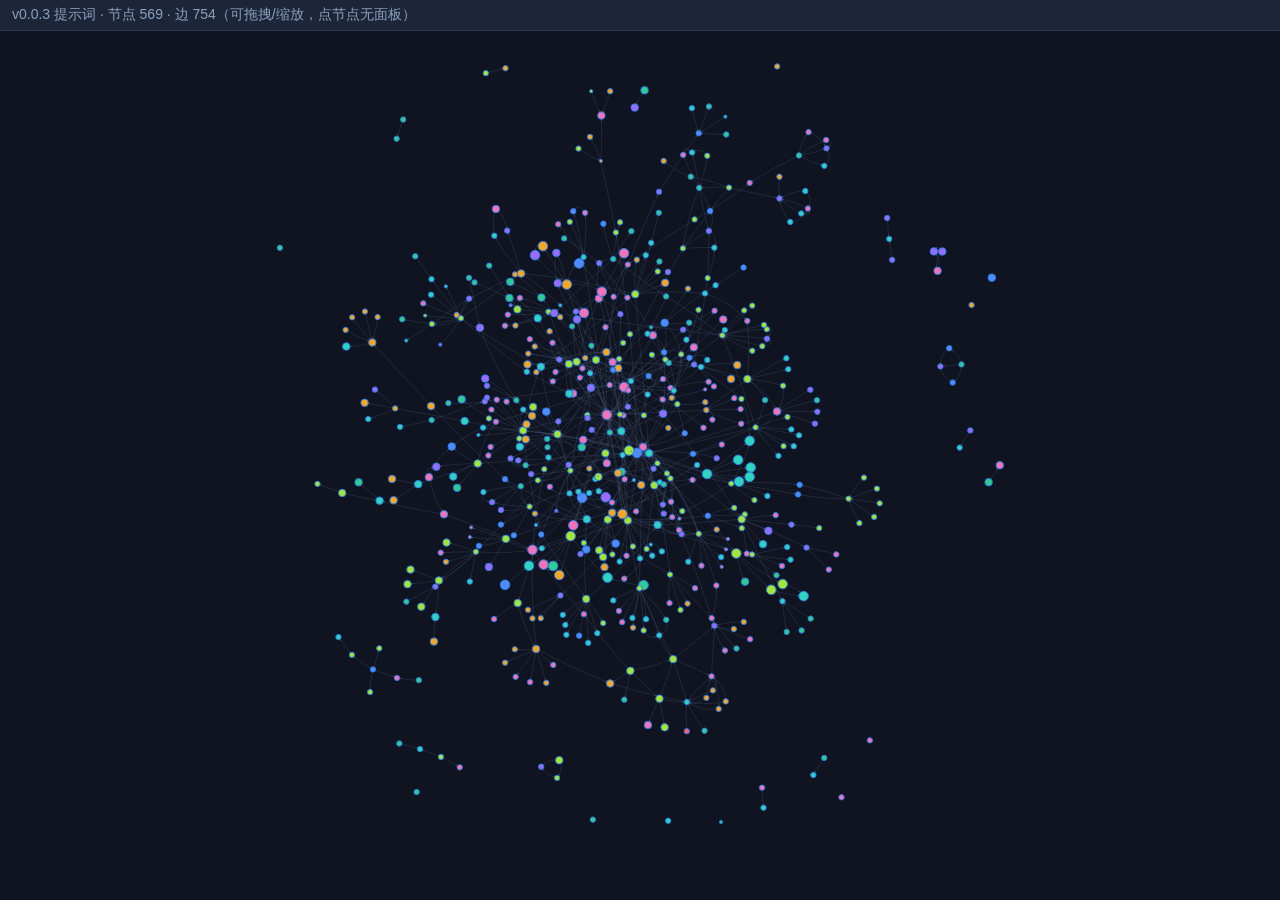
<file: output/compare4/v03_graph.html>
<!DOCTYPE html><html lang="zh-CN"><head><meta charset="utf-8">
<title>v0.0.3 提示词</title>
<style>html,body{margin:0;height:100%;background:#0f1420;color:#dbe4f5;
font:14px 'Segoe UI','Microsoft YaHei',sans-serif}
#graph{width:100%;height:92vh}.bar{background:#1d2638;border-bottom:1px solid #2a3550;
padding:6px 12px;color:#8aa0c0}</style></head>
<body><div class="bar">v0.0.3 提示词 · 节点 569 · 边 754（可拖拽/缩放，点节点无面板）</div>
<div id="graph"></div>
<script src="./vendor/vis-network.min.js"></script>
<script>
const DATA = {"nodes": [{"id": 1, "label": "CHX@ZnO-HA/PSSS nanocomposites", "type": "Material", "conf": 0.818}, {"id": 2, "label": "osteomyelitis", "type": "Disease", "conf": 0.818}, {"id": 3, "label": "Photo-thermal dual crosslinked chitosan-based hydrogel membrane", "type": "Material", "conf": 0.788}, {"id": 4, "label": "Guided bone regeneration", "type": "Application", "conf": 0.788}, {"id": 5, "label": "Critical size bone defect", "type": "Disease", "conf": 0.818}, {"id": 6, "label": "Surgical intervention", "type": "Method", "conf": 0.728}, {"id": 7, "label": "Instrumentalized 3D printed polymer scaffold", "type": "Device", "conf": 0.788}, {"id": 8, "label": "Bone regeneration", "type": "BiologicalProcess", "conf": 0.818}, {"id": 9, "label": "Bone healing", "type": "BiologicalProcess", "conf": 0.788}, {"id": 10, "label": "Sensate capability", "type": "Property", "conf": 0.788}, {"id": 11, "label": "Bone-implant biomechanics", "type": "Property", "conf": 0.758}, {"id": 12, "label": "Dynamization", "type": "Method", "conf": 0.788}, {"id": 13, "label": "Hardware removal", "type": "Method", "conf": 0.788}, {"id": 14, "label": "Bone union rate", "type": "Metric", "conf": 0.788}, {"id": 15, "label": "Bone volume", "type": "Metric", "conf": 0.788}, {"id": 16, "label": "Bone stiffness", "type": "Property", "conf": 0.788}, {"id": 17, "label": "Bone growth", "type": "BiologicalProcess", "conf": 0.788}, {"id": 18, "label": "We demonstrate", "type": "Discovery", "conf": 0.788}, {"id": 19, "label": "Dynamization resulted in", "type": "Observation", "conf": 0.788}, {"id": 20, "label": "Photo-tunable dynamic stiffening hydrogel", "type": "Material", "conf": 0.806}, {"id": 21, "label": "Dual-crosslinking strategy", "type": "Method", "conf": 0.806}, {"id": 22, "label": "Freeze-thaw physical crosslinking", "type": "Method", "conf": 0.776}, {"id": 23, "label": "UV-triggered thiol-ene photo-click crosslinking", "type": "Method", "conf": 0.776}, {"id": 24, "label": "Bone marrow mesenchymal stem cells", "type": "CellLine", "conf": 0.818}, {"id": 25, "label": "Osteogenic differentiation", "type": "BiologicalProcess", "conf": 0.891}, {"id": 26, "label": "YAP signaling pathway", "type": "BiologicalProcess", "conf": 0.806}, {"id": 27, "label": "Static biomaterials", "type": "Material", "conf": 0.776}, {"id": 28, "label": "Critical-sized calvarial defect", "type": "Model", "conf": 0.788}, {"id": 29, "label": "was developed using a dual-crosslinking strategy", "type": "Experiment", "conf": 0.806}, {"id": 30, "label": "significantly promoted the osteogenic differentiation of bone marrow mesenchymal stem cells (BMSCs) ", "type": "Experiment", "conf": 0.818}, {"id": 31, "label": "enhanced the repair of critical-sized calvarial defects in vivo", "type": "Experiment", "conf": 0.794}, {"id": 32, "label": "Carboxymethyl chitosan hydrogel with nano-hydroxyapatite gradients", "type": "Material", "conf": 0.818}, {"id": 33, "label": "Carboxymethyl chitosan", "type": "Chemical", "conf": 0.818}, {"id": 34, "label": "Nano-hydroxyapatite", "type": "Chemical", "conf": 0.788}, {"id": 35, "label": "Bone defect", "type": "Disease", "conf": 0.818}, {"id": 36, "label": "Bone regeneration", "type": "Application", "conf": 0.874}, {"id": 37, "label": "Bone marrow mesenchymal stem cell", "type": "CellLine", "conf": 0.788}, {"id": 38, "label": "Bone marrow mesenchymal stem cell proliferation", "type": "BiologicalProcess", "conf": 0.788}, {"id": 39, "label": "Mineralization", "type": "BiologicalProcess", "conf": 0.874}, {"id": 40, "label": "New bone formation", "type": "BiologicalProcess", "conf": 0.83}, {"id": 41, "label": "Alkaline phosphatase", "type": "Chemical", "conf": 0.788}, {"id": 42, "label": "Runt-related transcription factor 2", "type": "Chemical", "conf": 0.818}, {"id": 43, "label": "Osteocalcin", "type": "Chemical", "conf": 0.788}, {"id": 44, "label": "Bone morphogenetic protein-2", "type": "Chemical", "conf": 0.788}, {"id": 45, "label": "Rat distal femoral condyle defect model", "type": "Model", "conf": 0.788}, {"id": 46, "label": "nHA-containing hydrogels promoted bone marrow mesenchymal stem cell proliferation and osteogenic dif", "type": "Observation", "conf": 0.788}, {"id": 47, "label": "Implantation in a rat distal femoral condyle defect model showed enhanced new bone formation", "type": "Observation", "conf": 0.788}, {"id": 48, "label": "Solvent engineering", "type": "Method", "conf": 0.818}, {"id": 49, "label": "Solvent-engineered hydrogels", "type": "Material", "conf": 0.788}, {"id": 50, "label": "Ionic liquids", "type": "Chemical", "conf": 0.818}, {"id": 51, "label": "Deep eutectic solvents", "type": "Chemical", "conf": 0.818}, {"id": 52, "label": "Hydrogel structure", "type": "Property", "conf": 0.788}, {"id": 53, "label": "Mechanical behavior", "type": "Property", "conf": 0.788}, {"id": 54, "label": "Viscoelasticity", "type": "Property", "conf": 0.788}, {"id": 55, "label": "Processability", "type": "Property", "conf": 0.788}, {"id": 56, "label": "Immune regulation", "type": "BiologicalProcess", "conf": 0.788}, {"id": 57, "label": "Tooth-derived graft", "type": "Material", "conf": 0.824}, {"id": 58, "label": "Conventional bone graft materials", "type": "Material", "conf": 0.788}, {"id": 59, "label": "Tooth-derived grafts demonstrate", "type": "Observation", "conf": 0.788}, {"id": 60, "label": "Infected bone defect", "type": "Disease", "conf": 0.788}, {"id": 61, "label": "Biomaterials", "type": "Material", "conf": 0.8}, {"id": 62, "label": "Inorganic biomaterials", "type": "Material", "conf": 0.788}, {"id": 63, "label": "Polymeric biomaterials", "type": "Material", "conf": 0.788}, {"id": 64, "label": "Composite biomaterials", "type": "Material", "conf": 0.788}, {"id": 65, "label": "Induced membrane technique", "type": "Method", "conf": 0.788}, {"id": 66, "label": "Bone transport", "type": "Method", "conf": 0.788}, {"id": 67, "label": "Adelmidrol", "type": "Drug", "conf": 0.818}, {"id": 68, "label": "Phase 3 clinical drug library", "type": "Dataset", "conf": 0.776}, {"id": 69, "label": "Osterix", "type": "Chemical", "conf": 0.758}, {"id": 70, "label": "Notch signaling pathway", "type": "BiologicalProcess", "conf": 0.818}, {"id": 71, "label": "Aminated bioactive glass", "type": "Material", "conf": 0.788}, {"id": 72, "label": "SFMA/GelMA/MBG-NH2-Ad", "type": "Material", "conf": 0.8}, {"id": 73, "label": "Osteoblast", "type": "CellLine", "conf": 0.788}, {"id": 74, "label": "High-throughput screening identified", "type": "Experiment", "conf": 0.788}, {"id": 75, "label": "In vivo ... effectively promoted", "type": "Experiment", "conf": 0.794}, {"id": 76, "label": "In conclusion, this study clarifies", "type": "Discovery", "conf": 0.758}, {"id": 77, "label": "3D-printed biodegradable and multifunctional cranial device", "type": "Device", "conf": 0.788}, {"id": 78, "label": "Three-dimensional printing", "type": "Technology", "conf": 0.788}, {"id": 79, "label": "Self-electrified scaffold", "type": "Material", "conf": 0.788}, {"id": 80, "label": "Transient zinc-molybdenum battery", "type": "Device", "conf": 0.788}, {"id": 81, "label": "Impedance sensor", "type": "Device", "conf": 0.788}, {"id": 82, "label": "Electrical stimulation", "type": "Method", "conf": 0.788}, {"id": 83, "label": "Calcium ion influx", "type": "BiologicalProcess", "conf": 0.788}, {"id": 84, "label": "Reactive oxygen species signaling", "type": "BiologicalProcess", "conf": 0.788}, {"id": 85, "label": "Osteogenesis-related genes", "type": "Gene", "conf": 0.788}, {"id": 86, "label": "Rodent cranial defect model", "type": "Model", "conf": 0.788}, {"id": 87, "label": "Tissue regeneration", "type": "BiologicalProcess", "conf": 0.788}, {"id": 88, "label": "Collagen deposition", "type": "BiologicalProcess", "conf": 0.788}, {"id": 89, "label": "Impedance", "type": "Property", "conf": 0.788}, {"id": 90, "label": "the device promotes osteogenesis while enabling dynamic tracking", "type": "Observation", "conf": 0.788}, {"id": 91, "label": "The increase in impedance is associated with enhanced collagen deposition and matrix mineralization.", "type": "Observation", "conf": 0.788}, {"id": 92, "label": "beneficial effects of electrical cues are attributed to elevated calcium ion influx, reactive oxygen", "type": "Observation", "conf": 0.788}, {"id": 93, "label": "Hydrogel coatings", "type": "Material", "conf": 0.818}, {"id": 94, "label": "Hydrogels", "type": "Material", "conf": 0.788}, {"id": 95, "label": "Titanium implants", "type": "Device", "conf": 0.818}, {"id": 96, "label": "Orthopedic surgery", "type": "Method", "conf": 0.788}, {"id": 97, "label": "Biocompatibility", "type": "Property", "conf": 0.818}, {"id": 98, "label": "Mechanical properties", "type": "Property", "conf": 0.904}, {"id": 99, "label": "Postoperative infection", "type": "Disease", "conf": 0.788}, {"id": 100, "label": "Chronic inflammation", "type": "Disease", "conf": 0.788}, {"id": 101, "label": "Inadequate osseointegration", "type": "Disease", "conf": 0.788}, {"id": 102, "label": "Osseointegration", "type": "BiologicalProcess", "conf": 0.8}, {"id": 103, "label": "Biological activity", "type": "Property", "conf": 0.801}, {"id": 104, "label": "Functional versatility", "type": "Property", "conf": 0.788}, {"id": 105, "label": "Surface modification", "type": "Method", "conf": 0.788}, {"id": 106, "label": "Implant adaptability", "type": "Property", "conf": 0.758}, {"id": 107, "label": "Stimuli-responsive features", "type": "Property", "conf": 0.758}, {"id": 108, "label": "Functionalized hydrogel coatings", "type": "Material", "conf": 0.758}, {"id": 109, "label": "Osteoradionecrosis of the jaw", "type": "Disease", "conf": 0.8}, {"id": 110, "label": "Radiotherapy", "type": "Method", "conf": 0.758}, {"id": 111, "label": "Cyclin-dependent kinase inhibitor 1A", "type": "Chemical", "conf": 0.8}, {"id": 112, "label": "Radiation-induced DNA damage", "type": "BiologicalProcess", "conf": 0.758}, {"id": 113, "label": "UC2288", "type": "Chemical", "conf": 0.788}, {"id": 114, "label": "AlgMA hydrogel", "type": "Material", "conf": 0.776}, {"id": 115, "label": "UC2288-loaded AlgMA hydrogel", "type": "Material", "conf": 0.8}, {"id": 116, "label": "Retinoblastoma protein dephosphorylation", "type": "BiologicalProcess", "conf": 0.758}, {"id": 117, "label": "Aberrant Smad2/3 phosphorylation", "type": "BiologicalProcess", "conf": 0.758}, {"id": 118, "label": "Runx2-mediated osteogenesis", "type": "BiologicalProcess", "conf": 0.758}, {"id": 119, "label": "Jaw bone marrow mesenchymal stem cells", "type": "CellLine", "conf": 0.758}, {"id": 120, "label": "Osteoradionecrosis of the jaw mouse model", "type": "Model", "conf": 0.788}, {"id": 121, "label": "was established", "type": "Experiment", "conf": 0.788}, {"id": 122, "label": "were characterized", "type": "Experiment", "conf": 0.758}, {"id": 123, "label": "significantly enhanced", "type": "Discovery", "conf": 0.8}, {"id": 124, "label": "Magnesium phosphate cement", "type": "Material", "conf": 0.818}, {"id": 125, "label": "Calcium phosphate cement", "type": "Material", "conf": 0.788}, {"id": 126, "label": "Regenerative dentistry", "type": "Application", "conf": 0.788}, {"id": 127, "label": "Bone tissue engineering", "type": "Application", "conf": 0.788}, {"id": 128, "label": "Rapid setting", "type": "Property", "conf": 0.758}, {"id": 129, "label": "High early mechanical strength", "type": "Property", "conf": 0.758}, {"id": 130, "label": "Biodegradability", "type": "Property", "conf": 0.818}, {"id": 131, "label": "Osteogenic potential", "type": "Property", "conf": 0.818}, {"id": 132, "label": "Intrinsic antimicrobial activity", "type": "Property", "conf": 0.758}, {"id": 133, "label": "Superior biological interactions", "type": "Property", "conf": 0.758}, {"id": 134, "label": "Faster scaffold resorption", "type": "Property", "conf": 0.758}, {"id": 135, "label": "Exothermic setting reaction", "type": "Property", "conf": 0.758}, {"id": 136, "label": "Ammonium-containing magnesium phosphate cement formulation", "type": "Material", "conf": 0.758}, {"id": 137, "label": "Ammonia", "type": "Chemical", "conf": 0.758}, {"id": 138, "label": "Clinical translation", "type": "Application", "conf": 0.788}, {"id": 139, "label": "Formulation engineering", "type": "Method", "conf": 0.758}, {"id": 140, "label": "Composite scaffold design", "type": "Method", "conf": 0.758}, {"id": 141, "label": "Nerve growth factor", "type": "Chemical", "conf": 0.83}, {"id": 142, "label": "p75 neurotrophin receptor", "type": "Chemical", "conf": 0.83}, {"id": 143, "label": "Lentivirus-mediated dual-gene regulation", "type": "Method", "conf": 0.788}, {"id": 144, "label": "Allogeneic bone scaffold", "type": "Material", "conf": 0.788}, {"id": 145, "label": "Pyroptosis", "type": "BiologicalProcess", "conf": 0.818}, {"id": 146, "label": "NF-κB nuclear translocation", "type": "BiologicalProcess", "conf": 0.83}, {"id": 147, "label": "Engineered bone marrow mesenchymal stem cells", "type": "CellLine", "conf": 0.758}, {"id": 148, "label": "BMSCs were modified", "type": "Experiment", "conf": 0.8}, {"id": 149, "label": "we developed", "type": "Experiment", "conf": 0.831}, {"id": 150, "label": "were evaluated", "type": "Experiment", "conf": 0.758}, {"id": 151, "label": "suppressed ... reduced ... enhancing", "type": "Observation", "conf": 0.788}, {"id": 152, "label": "promoted new bone formation", "type": "Observation", "conf": 0.788}, {"id": 153, "label": "Composite regenerative matrix", "type": "Material", "conf": 0.806}, {"id": 154, "label": "Sticky bone", "type": "Material", "conf": 0.776}, {"id": 155, "label": "Advanced platelet-rich fibrin", "type": "Material", "conf": 0.776}, {"id": 156, "label": "Autologous fibrinogen glue", "type": "Material", "conf": 0.806}, {"id": 157, "label": "Allograft", "type": "Material", "conf": 0.806}, {"id": 158, "label": "Type I collagen", "type": "Chemical", "conf": 0.806}, {"id": 159, "label": "Generalized advanced periodontitis", "type": "Disease", "conf": 0.806}, {"id": 160, "label": "Alveolar bone loss", "type": "Disease", "conf": 0.806}, {"id": 161, "label": "No-wall defect in the anterior mandible", "type": "Disease", "conf": 0.776}, {"id": 162, "label": "Periodontal therapy", "type": "Method", "conf": 0.776}, {"id": 163, "label": "Extraction of unrestorable teeth", "type": "Method", "conf": 0.776}, {"id": 164, "label": "Socket regeneration", "type": "Application", "conf": 0.806}, {"id": 165, "label": "Alveolar ridge augmentation", "type": "Application", "conf": 0.806}, {"id": 166, "label": "Repeated compression cycles", "type": "Method", "conf": 0.776}, {"id": 167, "label": "Graft cohesion", "type": "Property", "conf": 0.776}, {"id": 168, "label": "Cone-beam computed tomography", "type": "Technology", "conf": 0.806}, {"id": 169, "label": "Cortical bone formation", "type": "BiologicalProcess", "conf": 0.806}, {"id": 170, "label": "Vertical bone gain", "type": "Metric", "conf": 0.806}, {"id": 171, "label": "Complex alveolar defect", "type": "Disease", "conf": 0.776}, {"id": 172, "label": "Delayed implant placement", "type": "Method", "conf": 0.776}, {"id": 173, "label": "Full-arch rehabilitation", "type": "Method", "conf": 0.776}, {"id": 174, "label": "was reported in this study", "type": "Study", "conf": 0.776}, {"id": 175, "label": "confirmed", "type": "Observation", "conf": 0.806}, {"id": 176, "label": "Barrier membrane", "type": "Material", "conf": 0.776}, {"id": 177, "label": "M2N2ACa", "type": "Material", "conf": 0.8}, {"id": 178, "label": "Conventional fixation techniques", "type": "Method", "conf": 0.776}, {"id": 179, "label": "Bone substitute materials", "type": "Material", "conf": 0.776}, {"id": 180, "label": "Calcium ion", "type": "Chemical", "conf": 0.874}, {"id": 181, "label": "Blood clot", "type": "Material", "conf": 0.758}, {"id": 182, "label": "Adhesive strength", "type": "Property", "conf": 0.788}, {"id": 183, "label": "Bone augmentation", "type": "BiologicalProcess", "conf": 0.776}, {"id": 184, "label": "was developed", "type": "Experiment", "conf": 0.788}, {"id": 185, "label": "Engineered xenogeneic bone scaffold with IL-10 nanodelivery system", "type": "Material", "conf": 0.788}, {"id": 186, "label": "Antigen-extracted xenogeneic scaffold", "type": "Material", "conf": 0.788}, {"id": 187, "label": "IL-10-loaded mesoporous polydopamine nanoparticles", "type": "Material", "conf": 0.788}, {"id": 188, "label": "Interleukin-10", "type": "Chemical", "conf": 0.788}, {"id": 189, "label": "Endogenous anti-inflammatory factors", "type": "Chemical", "conf": 0.758}, {"id": 190, "label": "Early inflammatory response", "type": "BiologicalProcess", "conf": 0.728}, {"id": 191, "label": "PI3K-Akt/Wnt signaling pathway", "type": "BiologicalProcess", "conf": 0.788}, {"id": 192, "label": "Adipogenic drift", "type": "BiologicalProcess", "conf": 0.861}, {"id": 193, "label": "Scaffold resorption", "type": "BiologicalProcess", "conf": 0.758}, {"id": 194, "label": "Canine critical-sized skull defect model", "type": "Model", "conf": 0.788}, {"id": 195, "label": "IL-10 acts as a lineage-determining cue, activating PI3K-Akt/Wnt signaling", "type": "Discovery", "conf": 0.758}, {"id": 196, "label": "this strategy markedly enhanced", "type": "Observation", "conf": 0.788}, {"id": 197, "label": "Alginate/polyaniline hydrogel", "type": "Material", "conf": 0.831}, {"id": 198, "label": "Green-synthesized magnesium oxide nanoparticles", "type": "Chemical", "conf": 0.831}, {"id": 199, "label": "Alginate/polyaniline hydrogel loaded with green-synthesized magnesium oxide nanoparticles", "type": "Material", "conf": 0.831}, {"id": 200, "label": "Alginate", "type": "Chemical", "conf": 0.842}, {"id": 201, "label": "Polyaniline", "type": "Chemical", "conf": 0.801}, {"id": 202, "label": "Cytocompatibility", "type": "Property", "conf": 0.801}, {"id": 203, "label": "Hemocompatibility", "type": "Property", "conf": 0.801}, {"id": 204, "label": "Electrical conductivity", "type": "Property", "conf": 0.801}, {"id": 205, "label": "Injectability", "type": "Property", "conf": 0.801}, {"id": 206, "label": "Antioxidant activity", "type": "Property", "conf": 0.801}, {"id": 207, "label": "M2 macrophage polarization", "type": "BiologicalProcess", "conf": 0.776}, {"id": 208, "label": "Hemolysis", "type": "BiologicalProcess", "conf": 0.801}, {"id": 209, "label": "Transforming growth factor beta 1", "type": "Chemical", "conf": 0.801}, {"id": 210, "label": "Superoxide dismutase", "type": "Chemical", "conf": 0.801}, {"id": 211, "label": "Malondialdehyde", "type": "Chemical", "conf": 0.801}, {"id": 212, "label": "Nitric oxide", "type": "Chemical", "conf": 0.801}, {"id": 213, "label": "exhibited favorable cytocompatibility", "type": "Observation", "conf": 0.801}, {"id": 214, "label": "was associated with macrophage polarization", "type": "Observation", "conf": 0.771}, {"id": 215, "label": "established a regenerative microenvironment associated with enhanced antioxidant status", "type": "Observation", "conf": 0.801}, {"id": 216, "label": "Ovarian tumor domain-containing protein 1", "type": "Chemical", "conf": 0.891}, {"id": 217, "label": "Mesenchymal stem cells", "type": "CellLine", "conf": 0.891}, {"id": 218, "label": "Bone homeostasis", "type": "BiologicalProcess", "conf": 0.891}, {"id": 219, "label": "Aging", "type": "BiologicalProcess", "conf": 0.861}, {"id": 220, "label": "BMP2 mRNA", "type": "Chemical", "conf": 0.891}, {"id": 221, "label": "Bone loss", "type": "Disease", "conf": 0.861}, {"id": 222, "label": "Osteoporosis", "type": "Disease", "conf": 0.831}, {"id": 223, "label": "we identify", "type": "Discovery", "conf": 0.873}, {"id": 224, "label": "OTUD1 directly binds and stabilizes", "type": "Observation", "conf": 0.891}, {"id": 225, "label": "In vivo, OTUD1 deficiency ... impairs ... exacerbates", "type": "Observation", "conf": 0.861}, {"id": 226, "label": "Pathogenic microorganisms", "type": "Organism", "conf": 0.8}, {"id": 227, "label": "Conventional treatment", "type": "Method", "conf": 0.758}, {"id": 228, "label": "Systemic antibiotics", "type": "Drug", "conf": 0.758}, {"id": 229, "label": "Surgical debridement", "type": "Method", "conf": 0.758}, {"id": 230, "label": "Antibiotic-loaded bone cement", "type": "Material", "conf": 0.758}, {"id": 231, "label": "Biofilm formation", "type": "BiologicalProcess", "conf": 0.758}, {"id": 232, "label": "Oxidative stress", "type": "BiologicalProcess", "conf": 0.758}, {"id": 233, "label": "Immune dysfunction", "type": "Disease", "conf": 0.728}, {"id": 234, "label": "Calcium phosphate graphene", "type": "Material", "conf": 0.904}, {"id": 235, "label": "Graphene oxide", "type": "Material", "conf": 0.904}, {"id": 236, "label": "Poly(lactic-co-glycolic acid)", "type": "Material", "conf": 0.904}, {"id": 237, "label": "CaPG-reinforced PLGA matrix", "type": "Material", "conf": 0.874}, {"id": 238, "label": "Graphene oxide oxidation state", "type": "Property", "conf": 0.874}, {"id": 239, "label": "Oxygen functional group density", "type": "Property", "conf": 0.904}, {"id": 240, "label": "Calcium phosphate incorporation", "type": "Property", "conf": 0.904}, {"id": 241, "label": "Hydrophilicity", "type": "Property", "conf": 0.904}, {"id": 242, "label": "Hydration behavior", "type": "Property", "conf": 0.904}, {"id": 243, "label": "Oxidation programming", "type": "Method", "conf": 0.844}, {"id": 244, "label": "CaPG was synthesized under three oxidation conditions and incorporated into the PLGA microspheres", "type": "Experiment", "conf": 0.874}, {"id": 245, "label": "Regenerative medicine", "type": "Application", "conf": 0.8}, {"id": 246, "label": "Tissue engineering", "type": "Technology", "conf": 0.758}, {"id": 247, "label": "Wound healing", "type": "BiologicalProcess", "conf": 0.758}, {"id": 248, "label": "Immunomodulation", "type": "BiologicalProcess", "conf": 0.778}, {"id": 249, "label": "Medical-grade metals", "type": "Material", "conf": 0.758}, {"id": 250, "label": "Bioceramics", "type": "Material", "conf": 0.758}, {"id": 251, "label": "Polymer", "type": "Material", "conf": 0.758}, {"id": 252, "label": "Polydopamine", "type": "Material", "conf": 0.8}, {"id": 253, "label": "Multifunctional nanomaterials", "type": "Material", "conf": 0.758}, {"id": 254, "label": "Polydopamine-based nanoplatforms", "type": "Material", "conf": 0.758}, {"id": 255, "label": "Adhesive properties", "type": "Property", "conf": 0.758}, {"id": 256, "label": "Photothermal efficiency", "type": "Property", "conf": 0.758}, {"id": 257, "label": "Quenching capability", "type": "Property", "conf": 0.758}, {"id": 258, "label": "Ease of functionalization", "type": "Property", "conf": 0.758}, {"id": 259, "label": "Micro-Mechanical Homeostasis Reset", "type": "Method", "conf": 0.856}, {"id": 260, "label": "Agent-guided rule-based enumeration-and-scoring workflow", "type": "Method", "conf": 0.862}, {"id": 261, "label": "ViscoClamp", "type": "Material", "conf": 0.904}, {"id": 262, "label": "Advanced glycation end products", "type": "Chemical", "conf": 0.874}, {"id": 263, "label": "Chronic glycation", "type": "BiologicalProcess", "conf": 0.88}, {"id": 264, "label": "Pericellular viscoelastic drift", "type": "Parameter", "conf": 0.862}, {"id": 265, "label": "Cell-to-pericellular viscoelastic homeostasis", "type": "BiologicalProcess", "conf": 0.85}, {"id": 266, "label": "Extracellular matrix remodeling", "type": "BiologicalProcess", "conf": 0.862}, {"id": 267, "label": "Osteogenic activation", "type": "BiologicalProcess", "conf": 0.862}, {"id": 268, "label": "Bone repair", "type": "BiologicalProcess", "conf": 0.868}, {"id": 269, "label": "Glycation-rich hyperglycemic craniofacial defects", "type": "Disease", "conf": 0.862}, {"id": 270, "label": "Dispersion-transfer ratio", "type": "Metric", "conf": 0.874}, {"id": 271, "label": "Using ... workflow, we design ViscoClamp", "type": "Experiment", "conf": 0.862}, {"id": 272, "label": "We demonstrate that ... stabilizes ... restores ... improves ...", "type": "Discovery", "conf": 0.898}, {"id": 273, "label": "We quantify stabilization using a dispersion-transfer ratio", "type": "Experiment", "conf": 0.874}, {"id": 274, "label": "Polyvinylidene fluoride", "type": "Material", "conf": 0.788}, {"id": 275, "label": "Surface potential", "type": "Property", "conf": 0.788}, {"id": 276, "label": "Negative surface potential", "type": "Property", "conf": 0.728}, {"id": 277, "label": "Yes-associated protein", "type": "Chemical", "conf": 0.758}, {"id": 278, "label": "Cellular mechanosensing", "type": "BiologicalProcess", "conf": 0.758}, {"id": 279, "label": "Mechanoresponsive pathways", "type": "BiologicalProcess", "conf": 0.758}, {"id": 280, "label": "Stem cell fate", "type": "BiologicalProcess", "conf": 0.758}, {"id": 281, "label": "Here, we demonstrate that", "type": "Discovery", "conf": 0.758}, {"id": 282, "label": "mesenchymal stem cells on polarized surfaces activate", "type": "Observation", "conf": 0.758}, {"id": 283, "label": "Uvaria micrantha", "type": "Organism", "conf": 0.83}, {"id": 284, "label": "Uvarisinyicone", "type": "Chemical", "conf": 0.818}, {"id": 285, "label": "Chalcones", "type": "Chemical", "conf": 0.794}, {"id": 286, "label": "Dihydrochalcones", "type": "Chemical", "conf": 0.794}, {"id": 287, "label": "Flavonoids", "type": "Chemical", "conf": 0.794}, {"id": 288, "label": "Benzenoids", "type": "Chemical", "conf": 0.794}, {"id": 289, "label": "Bioactive flavonoid and chalcone derivatives", "type": "Chemical", "conf": 0.758}, {"id": 290, "label": "Anti-inflammatory metabolites from Uvaria micrantha", "type": "Chemical", "conf": 0.758}, {"id": 291, "label": "Osteogenesis-regulating metabolites from Uvaria micrantha", "type": "Chemical", "conf": 0.758}, {"id": 292, "label": "Liquid chromatography-tandem mass spectrometry", "type": "Technology", "conf": 0.788}, {"id": 293, "label": "GNPS-FBMN", "type": "Technology", "conf": 0.788}, {"id": 294, "label": "Anti-inflammatory activity", "type": "Property", "conf": 0.818}, {"id": 295, "label": "Anti-neuroinflammatory activity", "type": "Property", "conf": 0.8}, {"id": 296, "label": "Interleukin-6", "type": "Chemical", "conf": 0.83}, {"id": 297, "label": "Inflammatory disorders", "type": "Disease", "conf": 0.758}, {"id": 298, "label": "branches and leaves were extracted and subjected to chromatographic isolation", "type": "Experiment", "conf": 0.824}, {"id": 299, "label": "LC-MS/MS profiling combined with GNPS-FBMN enabled dereplication and visualization", "type": "Experiment", "conf": 0.776}, {"id": 300, "label": "The discovery of uvarisinyicone, together with bioactive flavonoid and chalcone derivatives, identif", "type": "Discovery", "conf": 0.752}, {"id": 301, "label": "Dynamic stiffness hydrogel system", "type": "Material", "conf": 0.788}, {"id": 302, "label": "Extracellular matrix", "type": "Material", "conf": 0.788}, {"id": 303, "label": "3D interpenetrating polymer network", "type": "Material", "conf": 0.788}, {"id": 304, "label": "Near-infrared irradiation", "type": "Technology", "conf": 0.788}, {"id": 305, "label": "Hydrogel stiffness", "type": "Property", "conf": 0.788}, {"id": 306, "label": "Stem cell maintenance", "type": "BiologicalProcess", "conf": 0.758}, {"id": 307, "label": "Stem cell stemness", "type": "Property", "conf": 0.728}, {"id": 308, "label": "was shown to support stem cell maintenance and promote", "type": "Observation", "conf": 0.758}, {"id": 309, "label": "significantly impact", "type": "Observation", "conf": 0.728}, {"id": 310, "label": "exhibited the ability to repair", "type": "Observation", "conf": 0.758}, {"id": 311, "label": "Borate bioactive glass", "type": "Material", "conf": 0.81}, {"id": 312, "label": "Bone tumor", "type": "Disease", "conf": 0.81}, {"id": 313, "label": "Dynamic pH", "type": "Property", "conf": 0.81}, {"id": 314, "label": "Human umbilical vein endothelial cells", "type": "CellLine", "conf": 0.78}, {"id": 315, "label": "Human adipose-derived stem cells", "type": "CellLine", "conf": 0.78}, {"id": 316, "label": "Angiogenic gene expression", "type": "BiologicalProcess", "conf": 0.75}, {"id": 317, "label": "Osteogenic gene expression", "type": "BiologicalProcess", "conf": 0.75}, {"id": 318, "label": "Apatite-like minerals", "type": "Material", "conf": 0.78}, {"id": 319, "label": "Mouse CDX osteosarcoma model", "type": "Model", "conf": 0.78}, {"id": 320, "label": "Rabbit tumor metastatic model", "type": "Model", "conf": 0.78}, {"id": 321, "label": "Rabbit femoral condyle defect model", "type": "Model", "conf": 0.78}, {"id": 322, "label": "the increase of surrounding pH generated the formation", "type": "Observation", "conf": 0.78}, {"id": 323, "label": "thus increasing the expression", "type": "Observation", "conf": 0.78}, {"id": 324, "label": "Such results were further confirmed by implanting B-BG", "type": "Experiment", "conf": 0.78}, {"id": 325, "label": "Continuous plastic flow synthesis", "type": "Method", "conf": 0.777}, {"id": 326, "label": "Zinc-doped hydroxyapatite", "type": "Material", "conf": 0.777}, {"id": 327, "label": "Poly(vinyl alcohol)", "type": "Material", "conf": 0.747}, {"id": 328, "label": "Electrospun PVA nanofibrous membrane loaded with Zn-doped hydroxyapatite", "type": "Material", "conf": 0.777}, {"id": 329, "label": "Staphylococcus aureus", "type": "Organism", "conf": 0.818}, {"id": 330, "label": "Pseudomonas aeruginosa", "type": "Organism", "conf": 0.777}, {"id": 331, "label": "Antibacterial activity", "type": "Property", "conf": 0.818}, {"id": 332, "label": "Fiber diameter", "type": "Property", "conf": 0.777}, {"id": 333, "label": "Inorganic-polymeric interfacial interaction", "type": "Property", "conf": 0.747}, {"id": 334, "label": "Apatite lattice preservation", "type": "Property", "conf": 0.747}, {"id": 335, "label": "Osteochondral defect model", "type": "Model", "conf": 0.777}, {"id": 336, "label": "Osteochondral repair", "type": "BiologicalProcess", "conf": 0.777}, {"id": 337, "label": "Osteochondral tissue engineering", "type": "Technology", "conf": 0.747}, {"id": 338, "label": "exhibited considerably better antibacterial efficacy", "type": "Observation", "conf": 0.777}, {"id": 339, "label": "In vitro results confirmed", "type": "Experiment", "conf": 0.777}, {"id": 340, "label": "In vivo assessment in an osteochondral defect model revealed", "type": "Experiment", "conf": 0.777}, {"id": 341, "label": "ReprogRAM", "type": "Material", "conf": 0.83}, {"id": 342, "label": "Rolling-circle transcription", "type": "Method", "conf": 0.818}, {"id": 343, "label": "mRNA-based direct conversion", "type": "Method", "conf": 0.824}, {"id": 344, "label": "Osteogenic reprogramming", "type": "BiologicalProcess", "conf": 0.8}, {"id": 345, "label": "Human dermal fibroblasts", "type": "CellLine", "conf": 0.824}, {"id": 346, "label": "Oct4", "type": "Chemical", "conf": 0.818}, {"id": 347, "label": "Cbfβ", "type": "Chemical", "conf": 0.818}, {"id": 348, "label": "Gelatin", "type": "Material", "conf": 0.758}, {"id": 349, "label": "Gelatin scaffold", "type": "Material", "conf": 0.818}, {"id": 350, "label": "ReprogRAM-derived reprogrammed osteoblasts", "type": "CellLine", "conf": 0.818}, {"id": 351, "label": "Critical-sized mouse calvarial defect model", "type": "Model", "conf": 0.824}, {"id": 352, "label": "Here, we developed ReprogRAM", "type": "Experiment", "conf": 0.824}, {"id": 353, "label": "A single delivery of ReprogRAM to human dermal fibroblasts enabled cytosolic expression", "type": "Observation", "conf": 0.824}, {"id": 354, "label": "we encoded the osteogenic reprogramming factors Oct4 and Cbfβ", "type": "Experiment", "conf": 0.818}, {"id": 355, "label": "ReprogRAM induced robust osteogenic conversion", "type": "Discovery", "conf": 0.824}, {"id": 356, "label": "transplantation of ReprogRAM-derived reprogrammed osteoblasts (rOBs) embedded in a gelatin scaffold ", "type": "Experiment", "conf": 0.824}, {"id": 357, "label": "Stem cell-derived extracellular vesicle", "type": "Material", "conf": 0.808}, {"id": 358, "label": "Craniofacial bone defect", "type": "Disease", "conf": 0.808}, {"id": 359, "label": "Craniomaxillofacial bone tissue engineering", "type": "Application", "conf": 0.778}, {"id": 360, "label": "Osteogenic signaling pathway", "type": "BiologicalProcess", "conf": 0.748}, {"id": 361, "label": "Angiogenic signaling pathway", "type": "BiologicalProcess", "conf": 0.748}, {"id": 362, "label": "Tissue-engineered implants", "type": "Material", "conf": 0.788}, {"id": 363, "label": "Autograft", "type": "Method", "conf": 0.788}, {"id": 364, "label": "Distraction osteogenesis", "type": "Method", "conf": 0.788}, {"id": 365, "label": "Scalable 4D biofabrication process", "type": "Method", "conf": 0.788}, {"id": 366, "label": "3D bioprinting", "type": "Technology", "conf": 0.788}, {"id": 367, "label": "Sacrificial alginate bioinks", "type": "Material", "conf": 0.788}, {"id": 368, "label": "High-cell-density implants", "type": "Material", "conf": 0.788}, {"id": 369, "label": "Chondrogenic differentiation", "type": "BiologicalProcess", "conf": 0.788}, {"id": 370, "label": "EDTA", "type": "Chemical", "conf": 0.788}, {"id": 371, "label": "EDTA-mediated alginate dissolution", "type": "Method", "conf": 0.788}, {"id": 372, "label": "Scaffold-free bone-forming callus implants", "type": "Material", "conf": 0.788}, {"id": 373, "label": "Immunocompromised mice", "type": "Organism", "conf": 0.788}, {"id": 374, "label": "Endochondral ossification", "type": "BiologicalProcess", "conf": 0.788}, {"id": 375, "label": "Cortical bone", "type": "Tissue", "conf": 0.788}, {"id": 376, "label": "Trabecular bone", "type": "Tissue", "conf": 0.788}, {"id": 377, "label": "Bone marrow", "type": "Tissue", "conf": 0.788}, {"id": 378, "label": "Suspension bioreactor", "type": "Device", "conf": 0.788}, {"id": 379, "label": "Human-sized proof-of-concept implants", "type": "Material", "conf": 0.788}, {"id": 380, "label": "we bioprinted", "type": "Experiment", "conf": 0.788}, {"id": 381, "label": "Quality characterization confirmed", "type": "Observation", "conf": 0.758}, {"id": 382, "label": "implants underwent endochondral ossification", "type": "Observation", "conf": 0.788}, {"id": 383, "label": "Integration with a suspension bioreactor enabled production", "type": "Experiment", "conf": 0.758}, {"id": 384, "label": "This work establishes", "type": "Discovery", "conf": 0.788}, {"id": 385, "label": "Triangle-pillar channel scaffold", "type": "Material", "conf": 0.788}, {"id": 386, "label": "Polycaprolactone", "type": "Material", "conf": 0.788}, {"id": 387, "label": "Hydroxyapatite", "type": "Material", "conf": 0.818}, {"id": 388, "label": "Manuka oil-derived triketone", "type": "Chemical", "conf": 0.788}, {"id": 389, "label": "Three-dimensional printing", "type": "Method", "conf": 0.788}, {"id": 390, "label": "Compressive strength", "type": "Property", "conf": 0.758}, {"id": 391, "label": "Surface texture", "type": "Property", "conf": 0.758}, {"id": 392, "label": "Tube formation", "type": "BiologicalProcess", "conf": 0.758}, {"id": 393, "label": "Antimicrobial activity", "type": "Property", "conf": 0.758}, {"id": 394, "label": "Tissue integration", "type": "BiologicalProcess", "conf": 0.788}, {"id": 395, "label": "Rat subcutaneous model", "type": "Model", "conf": 0.698}, {"id": 396, "label": "Sheep femur defect model", "type": "Model", "conf": 0.788}, {"id": 397, "label": "scaffold was designed and made", "type": "Experiment", "conf": 0.788}, {"id": 398, "label": "2-N,6-O-sulfated chitosan", "type": "Material", "conf": 0.818}, {"id": 399, "label": "Bisphosphonates", "type": "Drug", "conf": 0.788}, {"id": 400, "label": "Receptor activator of nuclear factor-κB", "type": "Target", "conf": 0.818}, {"id": 401, "label": "RANK Lys97", "type": "Target", "conf": 0.818}, {"id": 402, "label": "Osteoclast differentiation", "type": "BiologicalProcess", "conf": 0.788}, {"id": 403, "label": "RANKL signalling", "type": "BiologicalProcess", "conf": 0.788}, {"id": 404, "label": "Preosteoclast fusion", "type": "BiologicalProcess", "conf": 0.788}, {"id": 405, "label": "PDGF-BB secretion", "type": "BiologicalProcess", "conf": 0.788}, {"id": 406, "label": "Angiogenesis-coupled mineralization", "type": "BiologicalProcess", "conf": 0.788}, {"id": 407, "label": "Vascularized osteogenesis", "type": "BiologicalProcess", "conf": 0.788}, {"id": 408, "label": "Preosteoclast viability", "type": "Property", "conf": 0.758}, {"id": 409, "label": "Natural glycosaminoglycans", "type": "Chemical", "conf": 0.788}, {"id": 410, "label": "Monosulfated analogues (2SCS/6SCS)", "type": "Material", "conf": 0.788}, {"id": 411, "label": "Dual and sequential drug delivery system", "type": "Material", "conf": 0.8}, {"id": 412, "label": "Gentamicin", "type": "Drug", "conf": 0.788}, {"id": 413, "label": "Alendronate", "type": "Drug", "conf": 0.788}, {"id": 414, "label": "MG-63", "type": "CellLine", "conf": 0.818}, {"id": 415, "label": "Two-stage osteogenic cell-Staphylococcus aureus co-culture", "type": "Model", "conf": 0.758}, {"id": 416, "label": "Alkaline phosphatase activity", "type": "Property", "conf": 0.788}, {"id": 417, "label": "MG-63 cells were initially exposed", "type": "Experiment", "conf": 0.788}, {"id": 418, "label": "a 2 h exposure were selected because", "type": "Observation", "conf": 0.758}, {"id": 419, "label": "conditions were subsequently transferred to", "type": "Experiment", "conf": 0.728}, {"id": 420, "label": "DDS-containing co-culture exhibited", "type": "Observation", "conf": 0.788}, {"id": 421, "label": "protein-normalised alkaline phosphatase activity was", "type": "Observation", "conf": 0.788}, {"id": 422, "label": "Graphene-based nanomaterials", "type": "Material", "conf": 0.81}, {"id": 423, "label": "Reduced graphene oxide", "type": "Material", "conf": 0.78}, {"id": 424, "label": "Wnt/β-catenin signaling pathway", "type": "BiologicalProcess", "conf": 0.75}, {"id": 425, "label": "MAPK signaling pathway", "type": "BiologicalProcess", "conf": 0.776}, {"id": 426, "label": "BMP/Smad signaling pathway", "type": "BiologicalProcess", "conf": 0.75}, {"id": 427, "label": "High surface area", "type": "Property", "conf": 0.72}, {"id": 428, "label": "Multiple functionalization sites", "type": "Property", "conf": 0.788}, {"id": 429, "label": "Photothermal effect", "type": "Property", "conf": 0.78}, {"id": 430, "label": "Immunomodulatory activity", "type": "Property", "conf": 0.818}, {"id": 431, "label": "Drug delivery capacity", "type": "Property", "conf": 0.778}, {"id": 432, "label": "Stem cell adhesion", "type": "BiologicalProcess", "conf": 0.78}, {"id": 433, "label": "Stem cell proliferation", "type": "BiologicalProcess", "conf": 0.78}, {"id": 434, "label": "Infection", "type": "Disease", "conf": 0.75}, {"id": 435, "label": "EXOs@ECM-SCS", "type": "Material", "conf": 0.818}, {"id": 436, "label": "iPSC-induced MSC-derived exosomes", "type": "Material", "conf": 0.788}, {"id": 437, "label": "iPSC-induced mesenchymal stem cells", "type": "CellLine", "conf": 0.788}, {"id": 438, "label": "Decellularized extracellular matrix", "type": "Material", "conf": 0.788}, {"id": 439, "label": "Methacrylated sulfated chitosan", "type": "Material", "conf": 0.776}, {"id": 440, "label": "Angiogenesis", "type": "BiologicalProcess", "conf": 0.788}, {"id": 441, "label": "Neurogenesis", "type": "BiologicalProcess", "conf": 0.758}, {"id": 442, "label": "Neural regeneration", "type": "BiologicalProcess", "conf": 0.776}, {"id": 443, "label": "Bone mass accumulation", "type": "BiologicalProcess", "conf": 0.74}, {"id": 444, "label": "Osteoporotic fracture", "type": "Disease", "conf": 0.788}, {"id": 445, "label": "osteoporotic mouse model", "type": "Model", "conf": 0.776}, {"id": 446, "label": "PI3K-Akt signaling pathway", "type": "BiologicalProcess", "conf": 0.776}, {"id": 447, "label": "miR-100-5p", "type": "Chemical", "conf": 0.776}, {"id": 448, "label": "miR-320a-3p", "type": "Chemical", "conf": 0.776}, {"id": 449, "label": "Immune-adaptive 3D-printed scaffold", "type": "Material", "conf": 0.818}, {"id": 450, "label": "Engineered macrophage capture traps", "type": "Material", "conf": 0.818}, {"id": 451, "label": "Poly(lactic-co-glycolic acid)/hydroxyapatite microsphere composite framework", "type": "Material", "conf": 0.818}, {"id": 452, "label": "Endogenous osteogenesis", "type": "BiologicalProcess", "conf": 0.818}, {"id": 453, "label": "Macrophage", "type": "Cell", "conf": 0.818}, {"id": 454, "label": "M1 macrophage", "type": "Cell", "conf": 0.788}, {"id": 455, "label": "M2 macrophage", "type": "Cell", "conf": 0.788}, {"id": 456, "label": "Macrophage polarization", "type": "BiologicalProcess", "conf": 0.8}, {"id": 457, "label": "CD44 receptor", "type": "Target", "conf": 0.8}, {"id": 458, "label": "Antioxidant pathway", "type": "BiologicalProcess", "conf": 0.8}, {"id": 459, "label": "Negative regulator of reactive oxygen species", "type": "Chemical", "conf": 0.788}, {"id": 460, "label": "Sestrin 2", "type": "Chemical", "conf": 0.788}, {"id": 461, "label": "Glucose-6-phosphate dehydrogenase", "type": "Chemical", "conf": 0.788}, {"id": 462, "label": "Reactive oxygen and nitrogen species", "type": "Chemical", "conf": 0.8}, {"id": 463, "label": "Lysosome", "type": "CellularComponent", "conf": 0.8}, {"id": 464, "label": "Bone matrix deposition", "type": "BiologicalProcess", "conf": 0.788}, {"id": 465, "label": "Short-term rabbit calvarial defect model", "type": "Model", "conf": 0.8}, {"id": 466, "label": "Omics analysis of the short-term rabbit calvarial defect model revealed", "type": "Experiment", "conf": 0.788}, {"id": 467, "label": "These processes collectively drive", "type": "Observation", "conf": 0.758}, {"id": 468, "label": "Silk fibroin", "type": "Material", "conf": 0.788}, {"id": 469, "label": "Silk fibroin scaffold", "type": "Material", "conf": 0.788}, {"id": 470, "label": "Silk-based materials", "type": "Material", "conf": 0.788}, {"id": 471, "label": "Silk-based particles", "type": "Material", "conf": 0.788}, {"id": 472, "label": "Silk-based films", "type": "Material", "conf": 0.788}, {"id": 473, "label": "Silk-based hydrogels", "type": "Material", "conf": 0.788}, {"id": 474, "label": "Silk-based sponges", "type": "Material", "conf": 0.788}, {"id": 475, "label": "Silk-based polymeric fibers", "type": "Material", "conf": 0.788}, {"id": 476, "label": "Allogeneic transplantation", "type": "Method", "conf": 0.788}, {"id": 477, "label": "Tendon injury", "type": "Disease", "conf": 0.758}, {"id": 478, "label": "Tendon-bone interface injury", "type": "Disease", "conf": 0.758}, {"id": 479, "label": "Tendon regeneration", "type": "Application", "conf": 0.758}, {"id": 480, "label": "Tendon-bone interface regeneration", "type": "Application", "conf": 0.788}, {"id": 481, "label": "Structural tunability", "type": "Property", "conf": 0.788}, {"id": 482, "label": "Gellan gum", "type": "Material", "conf": 0.824}, {"id": 483, "label": "Carboxymethyl chitosan", "type": "Material", "conf": 0.824}, {"id": 484, "label": "Bacterial cellulose", "type": "Material", "conf": 0.824}, {"id": 485, "label": "Gellan gum/carboxymethyl chitosan/bacterial cellulose scaffold", "type": "Material", "conf": 0.818}, {"id": 486, "label": "Mineralised biopolymer scaffold functionalised with Cissus quadrangularis extract", "type": "Material", "conf": 0.788}, {"id": 487, "label": "Cissus quadrangularis extract", "type": "Material", "conf": 0.818}, {"id": 488, "label": "5-fold concentrated simulated body fluid", "type": "Chemical", "conf": 0.818}, {"id": 489, "label": "Polyphenol", "type": "Chemical", "conf": 0.788}, {"id": 490, "label": "Osteoconductivity", "type": "Property", "conf": 0.758}, {"id": 491, "label": "Cell proliferation", "type": "BiologicalProcess", "conf": 0.758}, {"id": 492, "label": "Chorioallantoic membrane model", "type": "Model", "conf": 0.776}, {"id": 493, "label": "was synthesised, mineralised via accelerated soaking", "type": "Experiment", "conf": 0.818}, {"id": 494, "label": "Biological assays confirmed", "type": "Observation", "conf": 0.788}, {"id": 495, "label": "Cortical lamina", "type": "Material", "conf": 0.78}, {"id": 496, "label": "Fibrin sealant", "type": "Material", "conf": 0.78}, {"id": 497, "label": "Collagenated xenogenic bone granules", "type": "Material", "conf": 0.78}, {"id": 498, "label": "Horizontal bone augmentation", "type": "Application", "conf": 0.78}, {"id": 499, "label": "Lamina adhesion", "type": "Property", "conf": 0.78}, {"id": 500, "label": "Dental implant", "type": "Device", "conf": 0.75}, {"id": 501, "label": "Guided implant placement", "type": "Method", "conf": 0.75}, {"id": 502, "label": "Newly formed bone", "type": "Tissue", "conf": 0.75}, {"id": 503, "label": "Bone maturation", "type": "BiologicalProcess", "conf": 0.75}, {"id": 504, "label": "Bone volume", "type": "Property", "conf": 0.75}, {"id": 505, "label": "Cone-beam computerized tomography", "type": "Technology", "conf": 0.75}, {"id": 506, "label": "Scaffold-based periodontal tissue engineering", "type": "Method", "conf": 0.824}, {"id": 507, "label": "Periodontitis", "type": "Disease", "conf": 0.842}, {"id": 508, "label": "Periodontal tissue regeneration", "type": "Application", "conf": 0.824}, {"id": 509, "label": "Natural marine polysaccharides", "type": "Material", "conf": 0.842}, {"id": 510, "label": "Carrageenan", "type": "Chemical", "conf": 0.842}, {"id": 511, "label": "Fucoidan", "type": "Chemical", "conf": 0.842}, {"id": 512, "label": "Chitin and derivatives", "type": "Material", "conf": 0.818}, {"id": 513, "label": "Hyaluronic acid", "type": "Chemical", "conf": 0.842}, {"id": 514, "label": "Multifunctional periodontal regeneration scaffold", "type": "Material", "conf": 0.788}, {"id": 515, "label": "DNA hydrogels", "type": "Material", "conf": 0.788}, {"id": 516, "label": "Pure DNA hydrogel", "type": "Material", "conf": 0.758}, {"id": 517, "label": "Hybrid DNA hydrogel", "type": "Material", "conf": 0.758}, {"id": 518, "label": "Programmability", "type": "Property", "conf": 0.758}, {"id": 519, "label": "Dynamic responsiveness", "type": "Property", "conf": 0.758}, {"id": 520, "label": "Bone matrix mineralization", "type": "BiologicalProcess", "conf": 0.758}, {"id": 521, "label": "Bone remodeling", "type": "BiologicalProcess", "conf": 0.758}, {"id": 522, "label": "Osteoblast proliferation", "type": "BiologicalProcess", "conf": 0.728}, {"id": 523, "label": "Osteoblast differentiation", "type": "BiologicalProcess", "conf": 0.728}, {"id": 524, "label": "Mesenchymal stem cell proliferation", "type": "BiologicalProcess", "conf": 0.728}, {"id": 525, "label": "Mesenchymal stem cell differentiation", "type": "BiologicalProcess", "conf": 0.788}, {"id": 526, "label": "Osteoporotic bone defect", "type": "Disease", "conf": 0.758}, {"id": 527, "label": "Metal ions", "type": "Chemical", "conf": 0.818}, {"id": 528, "label": "Metal ion-doped biomaterials", "type": "Material", "conf": 0.818}, {"id": 529, "label": "Inflammatory response", "type": "BiologicalProcess", "conf": 0.788}, {"id": 530, "label": "Phenotype polarization", "type": "BiologicalProcess", "conf": 0.758}, {"id": 531, "label": "Inflammatory cytokine expression", "type": "BiologicalProcess", "conf": 0.758}, {"id": 532, "label": "Osteoimmune microenvironment remodeling", "type": "BiologicalProcess", "conf": 0.758}, {"id": 533, "label": "T cell", "type": "Cell", "conf": 0.788}, {"id": 534, "label": "Dendritic cell", "type": "Cell", "conf": 0.788}, {"id": 535, "label": "Neutrophil", "type": "Cell", "conf": 0.788}, {"id": 536, "label": "Bone tissue engineering", "type": "Method", "conf": 0.808}, {"id": 537, "label": "Bioactive hydrogel", "type": "Material", "conf": 0.808}, {"id": 538, "label": "Tunable physicochemical properties", "type": "Property", "conf": 0.778}, {"id": 539, "label": "Artificial intelligence-assisted design", "type": "Method", "conf": 0.748}, {"id": 540, "label": "Spatiotemporally programmable release behavior", "type": "Property", "conf": 0.748}, {"id": 541, "label": "Iodine-loaded porous titanium implant with gradient pores", "type": "Material", "conf": 0.818}, {"id": 542, "label": "Gradient porous titanium implant", "type": "Material", "conf": 0.8}, {"id": 543, "label": "Uniformly porous titanium implant", "type": "Material", "conf": 0.788}, {"id": 544, "label": "Iodine", "type": "Chemical", "conf": 0.8}, {"id": 545, "label": "Escherichia coli", "type": "Organism", "conf": 0.818}, {"id": 546, "label": "Bone ingrowth", "type": "BiologicalProcess", "conf": 0.8}, {"id": 547, "label": "Gradient pore architecture", "type": "Property", "conf": 0.788}, {"id": 548, "label": "Selective laser melting", "type": "Method", "conf": 0.788}, {"id": 549, "label": "Rabbit femoral condyle model", "type": "Model", "conf": 0.758}, {"id": 550, "label": "Subcutaneous infection model", "type": "Model", "conf": 0.788}, {"id": 551, "label": "we evaluated whether", "type": "Experiment", "conf": 0.788}, {"id": 552, "label": "In vivo experiments using rabbit femoral condyles demonstrated", "type": "Experiment", "conf": 0.788}, {"id": 553, "label": "exhibited", "type": "Observation", "conf": 0.788}, {"id": 554, "label": "confirmed", "type": "Experiment", "conf": 0.788}, {"id": 555, "label": "Intrafibrillar collagen mineralization", "type": "BiologicalProcess", "conf": 0.818}, {"id": 556, "label": "Non-collagenous proteins", "type": "Chemical", "conf": 0.788}, {"id": 557, "label": "Natural regulators of intrafibrillar collagen mineralization", "type": "Chemical", "conf": 0.698}, {"id": 558, "label": "Amorphous calcium phosphate", "type": "Chemical", "conf": 0.788}, {"id": 559, "label": "Collagen", "type": "Material", "conf": 0.758}, {"id": 560, "label": "Biomimetic analogs", "type": "Material", "conf": 0.758}, {"id": 561, "label": "Demineralized dentin", "type": "Material", "conf": 0.728}, {"id": 562, "label": "Collagen-based scaffolds", "type": "Material", "conf": 0.758}, {"id": 563, "label": "Mesenchymal stromal cell", "type": "Cell", "conf": 0.788}, {"id": 564, "label": "Cellular senescence", "type": "BiologicalProcess", "conf": 0.788}, {"id": 565, "label": "Senescence-associated secretory phenotype", "type": "BiologicalProcess", "conf": 0.788}, {"id": 566, "label": "Ionizing radiation", "type": "Method", "conf": 0.776}, {"id": 567, "label": "Tissue culture plastic", "type": "Material", "conf": 0.788}, {"id": 568, "label": "Mesenchymal stem cell self-renewal", "type": "BiologicalProcess", "conf": 0.758}, {"id": 569, "label": "Cell survival", "type": "BiologicalProcess", "conf": 0.758}], "edges": [{"id": 23, "from": 20, "to": 26, "type": "activates"}, {"id": 360, "from": 24, "to": 279, "type": "activates"}, {"id": 84, "from": 67, "to": 70, "type": "activates"}, {"id": 239, "from": 188, "to": 191, "type": "activates"}, {"id": 468, "from": 357, "to": 360, "type": "activates"}, {"id": 469, "from": 357, "to": 361, "type": "activates"}, {"id": 601, "from": 387, "to": 458, "type": "activates"}, {"id": 103, "from": 77, "to": 78, "type": "based_on"}, {"id": 106, "from": 79, "to": 80, "type": "based_on"}, {"id": 145, "from": 108, "to": 93, "type": "based_on"}, {"id": 159, "from": 120, "to": 109, "type": "based_on"}, {"id": 185, "from": 147, "to": 24, "type": "based_on"}, {"id": 336, "from": 254, "to": 252, "type": "based_on"}, {"id": 389, "from": 301, "to": 303, "type": "based_on"}, {"id": 476, "from": 362, "to": 268, "type": "based_on"}, {"id": 644, "from": 486, "to": 485, "type": "based_on"}, {"id": 742, "from": 560, "to": 557, "type": "based_on"}, {"id": 147, "from": 110, "to": 109, "type": "causes"}, {"id": 297, "from": 226, "to": 2, "type": "causes"}, {"id": 362, "from": 276, "to": 180, "type": "causes"}, {"id": 747, "from": 566, "to": 564, "type": "causes"}, {"id": 68, "from": 57, "to": 58, "type": "compares"}, {"id": 166, "from": 124, "to": 125, "type": "compares"}, {"id": 434, "from": 328, "to": 326, "type": "compares"}, {"id": 539, "from": 398, "to": 410, "type": "compares"}, {"id": 754, "from": 438, "to": 567, "type": "compares"}, {"id": 731, "from": 541, "to": 543, "type": "compares"}, {"id": 450, "from": 345, "to": 350, "type": "differentiates_into"}, {"id": 113, "from": 81, "to": 9, "type": "evaluates"}, {"id": 114, "from": 81, "to": 87, "type": "evaluates"}, {"id": 216, "from": 168, "to": 169, "type": "evaluates"}, {"id": 544, "from": 415, "to": 97, "type": "evaluates"}, {"id": 542, "from": 415, "to": 411, "type": "evaluates"}, {"id": 545, "from": 415, "to": 416, "type": "evaluates"}, {"id": 662, "from": 505, "to": 504, "type": "evaluates"}, {"id": 7, "from": 7, "to": 10, "type": "has_property"}, {"id": 143, "from": 93, "to": 107, "type": "has_property"}, {"id": 135, "from": 94, "to": 103, "type": "has_property"}, {"id": 136, "from": 94, "to": 104, "type": "has_property"}, {"id": 130, "from": 95, "to": 97, "type": "has_property"}, {"id": 131, "from": 95, "to": 98, "type": "has_property"}, {"id": 167, "from": 124, "to": 128, "type": "has_property"}, {"id": 168, "from": 124, "to": 129, "type": "has_property"}, {"id": 169, "from": 124, "to": 130, "type": "has_property"}, {"id": 170, "from": 124, "to": 131, "type": "has_property"}, {"id": 171, "from": 124, "to": 132, "type": "has_property"}, {"id": 172, "from": 124, "to": 133, "type": "has_property"}, {"id": 173, "from": 124, "to": 134, "type": "has_property"}, {"id": 227, "from": 177, "to": 182, "type": "has_property"}, {"id": 261, "from": 199, "to": 103, "type": "has_property"}, {"id": 264, "from": 199, "to": 130, "type": "has_property"}, {"id": 260, "from": 199, "to": 202, "type": "has_property"}, {"id": 262, "from": 199, "to": 203, "type": "has_property"}, {"id": 263, "from": 199, "to": 204, "type": "has_property"}, {"id": 265, "from": 199, "to": 205, "type": "has_property"}, {"id": 266, "from": 199, "to": 206, "type": "has_property"}, {"id": 307, "from": 235, "to": 238, "type": "has_property"}, {"id": 331, "from": 252, "to": 97, "type": "has_property"}, {"id": 332, "from": 252, "to": 255, "type": "has_property"}, {"id": 333, "from": 252, "to": 256, "type": "has_property"}, {"id": 334, "from": 252, "to": 257, "type": "has_property"}, {"id": 335, "from": 252, "to": 258, "type": "has_property"}, {"id": 357, "from": 274, "to": 275, "type": "has_property"}, {"id": 382, "from": 289, "to": 131, "type": "has_property"}, {"id": 376, "from": 290, "to": 294, "type": "has_property"}, {"id": 377, "from": 290, "to": 295, "type": "has_property"}, {"id": 393, "from": 301, "to": 305, "type": "has_property"}, {"id": 401, "from": 302, "to": 98, "type": "has_property"}, {"id": 412, "from": 311, "to": 130, "type": "has_property"}, {"id": 411, "from": 311, "to": 313, "type": "has_property"}, {"id": 436, "from": 326, "to": 334, "type": "has_property"}, {"id": 431, "from": 328, "to": 331, "type": "has_property"}, {"id": 430, "from": 328, "to": 332, "type": "has_property"}, {"id": 435, "from": 328, "to": 333, "type": "has_property"}, {"id": 514, "from": 385, "to": 390, "type": "has_property"}, {"id": 515, "from": 385, "to": 391, "type": "has_property"}, {"id": 518, "from": 385, "to": 393, "type": "has_property"}, {"id": 543, "from": 411, "to": 97, "type": "has_property"}, {"id": 560, "from": 422, "to": 331, "type": "has_property"}, {"id": 561, "from": 422, "to": 427, "type": "has_property"}, {"id": 562, "from": 422, "to": 428, "type": "has_property"}, {"id": 563, "from": 422, "to": 429, "type": "has_property"}, {"id": 564, "from": 422, "to": 430, "type": "has_property"}, {"id": 565, "from": 422, "to": 431, "type": "has_property"}, {"id": 627, "from": 469, "to": 97, "type": "has_property"}, {"id": 628, "from": 469, "to": 98, "type": "has_property"}, {"id": 629, "from": 469, "to": 130, "type": "has_property"}, {"id": 630, "from": 469, "to": 481, "type": "has_property"}, {"id": 647, "from": 486, "to": 203, "type": "has_property"}, {"id": 648, "from": 486, "to": 490, "type": "has_property"}, {"id": 665, "from": 509, "to": 97, "type": "has_property"}, {"id": 671, "from": 509, "to": 103, "type": "has_property"}, {"id": 666, "from": 509, "to": 130, "type": "has_property"}, {"id": 670, "from": 509, "to": 131, "type": "has_property"}, {"id": 668, "from": 509, "to": 294, "type": "has_property"}, {"id": 667, "from": 509, "to": 331, "type": "has_property"}, {"id": 672, "from": 509, "to": 428, "type": "has_property"}, {"id": 669, "from": 509, "to": 430, "type": "has_property"}, {"id": 681, "from": 515, "to": 97, "type": "has_property"}, {"id": 680, "from": 515, "to": 130, "type": "has_property"}, {"id": 679, "from": 515, "to": 518, "type": "has_property"}, {"id": 682, "from": 515, "to": 519, "type": "has_property"}, {"id": 714, "from": 537, "to": 97, "type": "has_property"}, {"id": 715, "from": 537, "to": 431, "type": "has_property"}, {"id": 716, "from": 537, "to": 538, "type": "has_property"}, {"id": 717, "from": 537, "to": 540, "type": "has_property"}, {"id": 727, "from": 541, "to": 97, "type": "has_property"}, {"id": 726, "from": 541, "to": 331, "type": "has_property"}, {"id": 728, "from": 541, "to": 547, "type": "has_property"}, {"id": 730, "from": 542, "to": 546, "type": "has_property"}, {"id": 25, "from": 20, "to": 27, "type": "improves_upon"}, {"id": 203, "from": 153, "to": 154, "type": "improves_upon"}, {"id": 204, "from": 153, "to": 155, "type": "improves_upon"}, {"id": 226, "from": 177, "to": 178, "type": "improves_upon"}, {"id": 526, "from": 398, "to": 399, "type": "improves_upon"}, {"id": 646, "from": 486, "to": 485, "type": "improves_upon"}, {"id": 712, "from": 536, "to": 363, "type": "improves_upon"}, {"id": 713, "from": 536, "to": 476, "type": "improves_upon"}, {"id": 148, "from": 109, "to": 9, "type": "inhibits"}, {"id": 153, "from": 111, "to": 25, "type": "inhibits"}, {"id": 152, "from": 111, "to": 118, "type": "inhibits"}, {"id": 154, "from": 113, "to": 111, "type": "inhibits"}, {"id": 175, "from": 135, "to": 138, "type": "inhibits"}, {"id": 182, "from": 143, "to": 145, "type": "inhibits"}, {"id": 180, "from": 143, "to": 146, "type": "inhibits"}, {"id": 236, "from": 188, "to": 190, "type": "inhibits"}, {"id": 238, "from": 189, "to": 193, "type": "inhibits"}, {"id": 241, "from": 191, "to": 192, "type": "inhibits"}, {"id": 268, "from": 199, "to": 208, "type": "inhibits"}, {"id": 287, "from": 216, "to": 221, "type": "inhibits"}, {"id": 343, "from": 261, "to": 264, "type": "inhibits"}, {"id": 378, "from": 290, "to": 296, "type": "inhibits"}, {"id": 413, "from": 311, "to": 312, "type": "inhibits"}, {"id": 432, "from": 328, "to": 329, "type": "inhibits"}, {"id": 433, "from": 328, "to": 330, "type": "inhibits"}, {"id": 531, "from": 398, "to": 402, "type": "inhibits"}, {"id": 529, "from": 398, "to": 403, "type": "inhibits"}, {"id": 533, "from": 398, "to": 404, "type": "inhibits"}, {"id": 569, "from": 422, "to": 434, "type": "inhibits"}, {"id": 753, "from": 438, "to": 564, "type": "inhibits"}, {"id": 750, "from": 438, "to": 565, "type": "inhibits"}, {"id": 605, "from": 458, "to": 462, "type": "inhibits"}, {"id": 724, "from": 541, "to": 329, "type": "inhibits"}, {"id": 725, "from": 541, "to": 545, "type": "inhibits"}, {"id": 749, "from": 564, "to": 525, "type": "inhibits"}, {"id": 748, "from": 564, "to": 568, "type": "inhibits"}, {"id": 410, "from": 5, "to": 310, "type": "involves"}, {"id": 11, "from": 7, "to": 18, "type": "involves"}, {"id": 33, "from": 8, "to": 31, "type": "involves"}, {"id": 163, "from": 8, "to": 123, "type": "involves"}, {"id": 191, "from": 8, "to": 149, "type": "involves"}, {"id": 254, "from": 8, "to": 196, "type": "involves"}, {"id": 13, "from": 9, "to": 18, "type": "involves"}, {"id": 12, "from": 10, "to": 18, "type": "involves"}, {"id": 14, "from": 11, "to": 18, "type": "involves"}, {"id": 15, "from": 12, "to": 19, "type": "involves"}, {"id": 16, "from": 14, "to": 19, "type": "involves"}, {"id": 17, "from": 15, "to": 19, "type": "involves"}, {"id": 26, "from": 20, "to": 29, "type": "involves"}, {"id": 28, "from": 20, "to": 30, "type": "involves"}, {"id": 31, "from": 20, "to": 31, "type": "involves"}, {"id": 27, "from": 21, "to": 29, "type": "involves"}, {"id": 29, "from": 24, "to": 30, "type": "involves"}, {"id": 186, "from": 24, "to": 148, "type": "involves"}, {"id": 246, "from": 24, "to": 149, "type": "involves"}, {"id": 249, "from": 24, "to": 195, "type": "involves"}, {"id": 367, "from": 24, "to": 282, "type": "involves"}, {"id": 551, "from": 24, "to": 419, "type": "involves"}, {"id": 30, "from": 25, "to": 30, "type": "involves"}, {"id": 49, "from": 25, "to": 46, "type": "involves"}, {"id": 193, "from": 25, "to": 150, "type": "involves"}, {"id": 199, "from": 25, "to": 151, "type": "involves"}, {"id": 250, "from": 25, "to": 195, "type": "involves"}, {"id": 370, "from": 25, "to": 282, "type": "involves"}, {"id": 405, "from": 25, "to": 308, "type": "involves"}, {"id": 494, "from": 25, "to": 381, "type": "involves"}, {"id": 32, "from": 28, "to": 31, "type": "involves"}, {"id": 97, "from": 28, "to": 75, "type": "involves"}, {"id": 46, "from": 32, "to": 46, "type": "involves"}, {"id": 55, "from": 32, "to": 47, "type": "involves"}, {"id": 96, "from": 35, "to": 75, "type": "involves"}, {"id": 102, "from": 35, "to": 76, "type": "involves"}, {"id": 47, "from": 37, "to": 46, "type": "involves"}, {"id": 48, "from": 38, "to": 46, "type": "involves"}, {"id": 50, "from": 39, "to": 46, "type": "involves"}, {"id": 95, "from": 39, "to": 75, "type": "involves"}, {"id": 99, "from": 39, "to": 76, "type": "involves"}, {"id": 124, "from": 39, "to": 91, "type": "involves"}, {"id": 354, "from": 39, "to": 272, "type": "involves"}, {"id": 57, "from": 40, "to": 47, "type": "involves"}, {"id": 119, "from": 40, "to": 90, "type": "involves"}, {"id": 202, "from": 40, "to": 152, "type": "involves"}, {"id": 51, "from": 41, "to": 46, "type": "involves"}, {"id": 52, "from": 42, "to": 46, "type": "involves"}, {"id": 53, "from": 43, "to": 46, "type": "involves"}, {"id": 54, "from": 44, "to": 46, "type": "involves"}, {"id": 56, "from": 45, "to": 47, "type": "involves"}, {"id": 195, "from": 45, "to": 150, "type": "involves"}, {"id": 69, "from": 57, "to": 59, "type": "involves"}, {"id": 70, "from": 58, "to": 59, "type": "involves"}, {"id": 92, "from": 67, "to": 74, "type": "involves"}, {"id": 98, "from": 67, "to": 76, "type": "involves"}, {"id": 91, "from": 68, "to": 74, "type": "involves"}, {"id": 100, "from": 70, "to": 76, "type": "involves"}, {"id": 93, "from": 72, "to": 75, "type": "involves"}, {"id": 101, "from": 72, "to": 76, "type": "involves"}, {"id": 94, "from": 73, "to": 75, "type": "involves"}, {"id": 273, "from": 73, "to": 213, "type": "involves"}, {"id": 444, "from": 73, "to": 339, "type": "involves"}, {"id": 117, "from": 77, "to": 90, "type": "involves"}, {"id": 120, "from": 81, "to": 90, "type": "involves"}, {"id": 125, "from": 82, "to": 92, "type": "involves"}, {"id": 126, "from": 83, "to": 92, "type": "involves"}, {"id": 127, "from": 84, "to": 92, "type": "involves"}, {"id": 128, "from": 85, "to": 92, "type": "involves"}, {"id": 118, "from": 86, "to": 90, "type": "involves"}, {"id": 121, "from": 87, "to": 90, "type": "involves"}, {"id": 123, "from": 88, "to": 91, "type": "involves"}, {"id": 122, "from": 89, "to": 91, "type": "involves"}, {"id": 162, "from": 115, "to": 123, "type": "involves"}, {"id": 161, "from": 119, "to": 122, "type": "involves"}, {"id": 160, "from": 120, "to": 121, "type": "involves"}, {"id": 388, "from": 131, "to": 300, "type": "involves"}, {"id": 408, "from": 131, "to": 309, "type": "involves"}, {"id": 187, "from": 141, "to": 148, "type": "involves"}, {"id": 188, "from": 142, "to": 148, "type": "involves"}, {"id": 189, "from": 143, "to": 149, "type": "involves"}, {"id": 196, "from": 143, "to": 151, "type": "involves"}, {"id": 190, "from": 144, "to": 149, "type": "involves"}, {"id": 200, "from": 144, "to": 152, "type": "involves"}, {"id": 194, "from": 145, "to": 150, "type": "involves"}, {"id": 198, "from": 145, "to": 151, "type": "involves"}, {"id": 197, "from": 146, "to": 151, "type": "involves"}, {"id": 192, "from": 147, "to": 150, "type": "involves"}, {"id": 201, "from": 147, "to": 152, "type": "involves"}, {"id": 221, "from": 153, "to": 174, "type": "involves"}, {"id": 218, "from": 159, "to": 174, "type": "involves"}, {"id": 219, "from": 160, "to": 174, "type": "involves"}, {"id": 220, "from": 161, "to": 174, "type": "involves"}, {"id": 222, "from": 168, "to": 175, "type": "involves"}, {"id": 223, "from": 169, "to": 175, "type": "involves"}, {"id": 231, "from": 177, "to": 184, "type": "involves"}, {"id": 243, "from": 185, "to": 149, "type": "involves"}, {"id": 252, "from": 185, "to": 196, "type": "involves"}, {"id": 244, "from": 186, "to": 149, "type": "involves"}, {"id": 245, "from": 187, "to": 149, "type": "involves"}, {"id": 247, "from": 188, "to": 195, "type": "involves"}, {"id": 248, "from": 191, "to": 195, "type": "involves"}, {"id": 251, "from": 192, "to": 195, "type": "involves"}, {"id": 253, "from": 194, "to": 196, "type": "involves"}, {"id": 269, "from": 197, "to": 149, "type": "involves"}, {"id": 270, "from": 198, "to": 149, "type": "involves"}, {"id": 271, "from": 199, "to": 149, "type": "involves"}, {"id": 272, "from": 199, "to": 213, "type": "involves"}, {"id": 274, "from": 199, "to": 214, "type": "involves"}, {"id": 277, "from": 199, "to": 215, "type": "involves"}, {"id": 275, "from": 207, "to": 214, "type": "involves"}, {"id": 276, "from": 209, "to": 214, "type": "involves"}, {"id": 278, "from": 210, "to": 215, "type": "involves"}, {"id": 279, "from": 211, "to": 215, "type": "involves"}, {"id": 280, "from": 212, "to": 215, "type": "involves"}, {"id": 289, "from": 216, "to": 223, "type": "involves"}, {"id": 291, "from": 216, "to": 224, "type": "involves"}, {"id": 293, "from": 216, "to": 225, "type": "involves"}, {"id": 290, "from": 217, "to": 223, "type": "involves"}, {"id": 294, "from": 218, "to": 225, "type": "involves"}, {"id": 292, "from": 220, "to": 224, "type": "involves"}, {"id": 295, "from": 221, "to": 225, "type": "involves"}, {"id": 296, "from": 222, "to": 225, "type": "involves"}, {"id": 318, "from": 234, "to": 244, "type": "involves"}, {"id": 319, "from": 236, "to": 244, "type": "involves"}, {"id": 349, "from": 260, "to": 271, "type": "involves"}, {"id": 348, "from": 261, "to": 271, "type": "involves"}, {"id": 350, "from": 261, "to": 272, "type": "involves"}, {"id": 355, "from": 261, "to": 273, "type": "involves"}, {"id": 352, "from": 267, "to": 272, "type": "involves"}, {"id": 353, "from": 268, "to": 272, "type": "involves"}, {"id": 351, "from": 269, "to": 272, "type": "involves"}, {"id": 356, "from": 270, "to": 273, "type": "involves"}, {"id": 365, "from": 275, "to": 281, "type": "involves"}, {"id": 369, "from": 277, "to": 282, "type": "involves"}, {"id": 366, "from": 278, "to": 281, "type": "involves"}, {"id": 368, "from": 279, "to": 282, "type": "involves"}, {"id": 383, "from": 283, "to": 298, "type": "involves"}, {"id": 386, "from": 284, "to": 300, "type": "involves"}, {"id": 387, "from": 289, "to": 300, "type": "involves"}, {"id": 384, "from": 292, "to": 299, "type": "involves"}, {"id": 385, "from": 293, "to": 299, "type": "involves"}, {"id": 402, "from": 301, "to": 149, "type": "involves"}, {"id": 403, "from": 301, "to": 308, "type": "involves"}, {"id": 406, "from": 301, "to": 309, "type": "involves"}, {"id": 409, "from": 301, "to": 310, "type": "involves"}, {"id": 496, "from": 302, "to": 381, "type": "involves"}, {"id": 404, "from": 306, "to": 308, "type": "involves"}, {"id": 407, "from": 307, "to": 309, "type": "involves"}, {"id": 418, "from": 311, "to": 322, "type": "involves"}, {"id": 420, "from": 311, "to": 323, "type": "involves"}, {"id": 423, "from": 311, "to": 324, "type": "involves"}, {"id": 421, "from": 314, "to": 323, "type": "involves"}, {"id": 422, "from": 315, "to": 323, "type": "involves"}, {"id": 419, "from": 318, "to": 322, "type": "involves"}, {"id": 424, "from": 319, "to": 324, "type": "involves"}, {"id": 425, "from": 320, "to": 324, "type": "involves"}, {"id": 426, "from": 321, "to": 324, "type": "involves"}, {"id": 440, "from": 326, "to": 338, "type": "involves"}, {"id": 439, "from": 328, "to": 338, "type": "involves"}, {"id": 443, "from": 328, "to": 339, "type": "involves"}, {"id": 445, "from": 328, "to": 340, "type": "involves"}, {"id": 441, "from": 329, "to": 338, "type": "involves"}, {"id": 547, "from": 329, "to": 417, "type": "involves"}, {"id": 549, "from": 329, "to": 418, "type": "involves"}, {"id": 550, "from": 329, "to": 419, "type": "involves"}, {"id": 442, "from": 330, "to": 338, "type": "involves"}, {"id": 446, "from": 335, "to": 340, "type": "involves"}, {"id": 455, "from": 341, "to": 352, "type": "involves"}, {"id": 456, "from": 341, "to": 353, "type": "involves"}, {"id": 458, "from": 341, "to": 354, "type": "involves"}, {"id": 461, "from": 341, "to": 355, "type": "involves"}, {"id": 462, "from": 344, "to": 355, "type": "involves"}, {"id": 457, "from": 345, "to": 353, "type": "involves"}, {"id": 463, "from": 345, "to": 355, "type": "involves"}, {"id": 459, "from": 346, "to": 354, "type": "involves"}, {"id": 460, "from": 347, "to": 354, "type": "involves"}, {"id": 465, "from": 349, "to": 356, "type": "involves"}, {"id": 464, "from": 350, "to": 356, "type": "involves"}, {"id": 466, "from": 351, "to": 356, "type": "involves"}, {"id": 504, "from": 365, "to": 383, "type": "involves"}, {"id": 506, "from": 365, "to": 384, "type": "involves"}, {"id": 490, "from": 366, "to": 380, "type": "involves"}, {"id": 507, "from": 366, "to": 384, "type": "involves"}, {"id": 492, "from": 367, "to": 380, "type": "involves"}, {"id": 508, "from": 367, "to": 384, "type": "involves"}, {"id": 491, "from": 368, "to": 380, "type": "involves"}, {"id": 493, "from": 368, "to": 381, "type": "involves"}, {"id": 495, "from": 369, "to": 381, "type": "involves"}, {"id": 497, "from": 372, "to": 382, "type": "involves"}, {"id": 509, "from": 372, "to": 384, "type": "involves"}, {"id": 498, "from": 373, "to": 382, "type": "involves"}, {"id": 499, "from": 374, "to": 382, "type": "involves"}, {"id": 500, "from": 375, "to": 382, "type": "involves"}, {"id": 501, "from": 376, "to": 382, "type": "involves"}, {"id": 502, "from": 377, "to": 382, "type": "involves"}, {"id": 503, "from": 378, "to": 383, "type": "involves"}, {"id": 505, "from": 379, "to": 383, "type": "involves"}, {"id": 521, "from": 385, "to": 397, "type": "involves"}, {"id": 522, "from": 386, "to": 397, "type": "involves"}, {"id": 523, "from": 387, "to": 397, "type": "involves"}, {"id": 608, "from": 387, "to": 466, "type": "involves"}, {"id": 616, "from": 387, "to": 467, "type": "involves"}, {"id": 524, "from": 389, "to": 397, "type": "involves"}, {"id": 553, "from": 411, "to": 420, "type": "involves"}, {"id": 555, "from": 411, "to": 421, "type": "involves"}, {"id": 546, "from": 414, "to": 417, "type": "involves"}, {"id": 548, "from": 414, "to": 418, "type": "involves"}, {"id": 552, "from": 415, "to": 420, "type": "involves"}, {"id": 554, "from": 415, "to": 421, "type": "involves"}, {"id": 556, "from": 416, "to": 421, "type": "involves"}, {"id": 591, "from": 435, "to": 149, "type": "involves"}, {"id": 620, "from": 440, "to": 467, "type": "involves"}, {"id": 607, "from": 449, "to": 466, "type": "involves"}, {"id": 609, "from": 453, "to": 466, "type": "involves"}, {"id": 618, "from": 454, "to": 467, "type": "involves"}, {"id": 619, "from": 455, "to": 467, "type": "involves"}, {"id": 611, "from": 458, "to": 466, "type": "involves"}, {"id": 617, "from": 458, "to": 467, "type": "involves"}, {"id": 612, "from": 459, "to": 466, "type": "involves"}, {"id": 613, "from": 460, "to": 466, "type": "involves"}, {"id": 614, "from": 461, "to": 466, "type": "involves"}, {"id": 615, "from": 462, "to": 466, "type": "involves"}, {"id": 610, "from": 463, "to": 466, "type": "involves"}, {"id": 621, "from": 464, "to": 467, "type": "involves"}, {"id": 606, "from": 465, "to": 466, "type": "involves"}, {"id": 652, "from": 485, "to": 493, "type": "involves"}, {"id": 654, "from": 486, "to": 494, "type": "involves"}, {"id": 653, "from": 488, "to": 493, "type": "involves"}, {"id": 655, "from": 492, "to": 494, "type": "involves"}, {"id": 732, "from": 541, "to": 551, "type": "involves"}, {"id": 735, "from": 541, "to": 553, "type": "involves"}, {"id": 736, "from": 541, "to": 554, "type": "involves"}, {"id": 733, "from": 542, "to": 552, "type": "involves"}, {"id": 734, "from": 549, "to": 552, "type": "involves"}, {"id": 737, "from": 550, "to": 554, "type": "involves"}, {"id": 34, "from": 32, "to": 33, "type": "made_of"}, {"id": 35, "from": 32, "to": 34, "type": "made_of"}, {"id": 138, "from": 93, "to": 94, "type": "made_of"}, {"id": 156, "from": 115, "to": 113, "type": "made_of"}, {"id": 155, "from": 115, "to": 114, "type": "made_of"}, {"id": 205, "from": 153, "to": 156, "type": "made_of"}, {"id": 206, "from": 153, "to": 157, "type": "made_of"}, {"id": 207, "from": 153, "to": 158, "type": "made_of"}, {"id": 258, "from": 197, "to": 200, "type": "made_of"}, {"id": 259, "from": 197, "to": 201, "type": "made_of"}, {"id": 256, "from": 199, "to": 197, "type": "made_of"}, {"id": 257, "from": 199, "to": 198, "type": "made_of"}, {"id": 308, "from": 237, "to": 234, "type": "made_of"}, {"id": 309, "from": 237, "to": 236, "type": "made_of"}, {"id": 429, "from": 328, "to": 326, "type": "made_of"}, {"id": 428, "from": 328, "to": 327, "type": "made_of"}, {"id": 451, "from": 349, "to": 348, "type": "made_of"}, {"id": 480, "from": 367, "to": 200, "type": "made_of"}, {"id": 510, "from": 385, "to": 386, "type": "made_of"}, {"id": 511, "from": 385, "to": 387, "type": "made_of"}, {"id": 512, "from": 385, "to": 388, "type": "made_of"}, {"id": 574, "from": 435, "to": 438, "type": "made_of"}, {"id": 575, "from": 435, "to": 439, "type": "made_of"}, {"id": 594, "from": 449, "to": 451, "type": "made_of"}, {"id": 595, "from": 450, "to": 387, "type": "made_of"}, {"id": 626, "from": 469, "to": 468, "type": "made_of"}, {"id": 641, "from": 485, "to": 482, "type": "made_of"}, {"id": 642, "from": 485, "to": 483, "type": "made_of"}, {"id": 643, "from": 485, "to": 484, "type": "made_of"}, {"id": 673, "from": 514, "to": 509, "type": "made_of"}, {"id": 743, "from": 562, "to": 559, "type": "made_of"}, {"id": 19, "from": 22, "to": 21, "type": "part_of"}, {"id": 20, "from": 23, "to": 21, "type": "part_of"}, {"id": 234, "from": 24, "to": 185, "type": "part_of"}, {"id": 321, "from": 36, "to": 245, "type": "part_of"}, {"id": 75, "from": 62, "to": 61, "type": "part_of"}, {"id": 76, "from": 63, "to": 61, "type": "part_of"}, {"id": 77, "from": 64, "to": 61, "type": "part_of"}, {"id": 78, "from": 65, "to": 6, "type": "part_of"}, {"id": 79, "from": 66, "to": 6, "type": "part_of"}, {"id": 88, "from": 67, "to": 72, "type": "part_of"}, {"id": 89, "from": 71, "to": 72, "type": "part_of"}, {"id": 104, "from": 79, "to": 77, "type": "part_of"}, {"id": 105, "from": 81, "to": 77, "type": "part_of"}, {"id": 232, "from": 186, "to": 185, "type": "part_of"}, {"id": 233, "from": 187, "to": 185, "type": "part_of"}, {"id": 674, "from": 200, "to": 509, "type": "part_of"}, {"id": 557, "from": 235, "to": 422, "type": "part_of"}, {"id": 320, "from": 246, "to": 245, "type": "part_of"}, {"id": 322, "from": 247, "to": 245, "type": "part_of"}, {"id": 323, "from": 248, "to": 245, "type": "part_of"}, {"id": 324, "from": 249, "to": 61, "type": "part_of"}, {"id": 325, "from": 250, "to": 61, "type": "part_of"}, {"id": 326, "from": 251, "to": 61, "type": "part_of"}, {"id": 327, "from": 252, "to": 61, "type": "part_of"}, {"id": 528, "from": 401, "to": 400, "type": "part_of"}, {"id": 558, "from": 423, "to": 422, "type": "part_of"}, {"id": 593, "from": 450, "to": 449, "type": "part_of"}, {"id": 602, "from": 459, "to": 458, "type": "part_of"}, {"id": 603, "from": 460, "to": 458, "type": "part_of"}, {"id": 604, "from": 461, "to": 458, "type": "part_of"}, {"id": 636, "from": 471, "to": 470, "type": "part_of"}, {"id": 637, "from": 472, "to": 470, "type": "part_of"}, {"id": 638, "from": 473, "to": 470, "type": "part_of"}, {"id": 639, "from": 474, "to": 470, "type": "part_of"}, {"id": 640, "from": 475, "to": 470, "type": "part_of"}, {"id": 675, "from": 510, "to": 509, "type": "part_of"}, {"id": 676, "from": 511, "to": 509, "type": "part_of"}, {"id": 677, "from": 512, "to": 509, "type": "part_of"}, {"id": 678, "from": 513, "to": 509, "type": "part_of"}, {"id": 689, "from": 516, "to": 515, "type": "part_of"}, {"id": 690, "from": 517, "to": 515, "type": "part_of"}, {"id": 58, "from": 49, "to": 48, "type": "produced_by"}, {"id": 107, "from": 82, "to": 80, "type": "produced_by"}, {"id": 208, "from": 153, "to": 166, "type": "produced_by"}, {"id": 237, "from": 189, "to": 24, "type": "produced_by"}, {"id": 317, "from": 237, "to": 243, "type": "produced_by"}, {"id": 371, "from": 284, "to": 283, "type": "produced_by"}, {"id": 372, "from": 285, "to": 283, "type": "produced_by"}, {"id": 373, "from": 286, "to": 283, "type": "produced_by"}, {"id": 374, "from": 287, "to": 283, "type": "produced_by"}, {"id": 375, "from": 288, "to": 283, "type": "produced_by"}, {"id": 427, "from": 326, "to": 325, "type": "produced_by"}, {"id": 447, "from": 341, "to": 342, "type": "produced_by"}, {"id": 481, "from": 368, "to": 366, "type": "produced_by"}, {"id": 484, "from": 372, "to": 365, "type": "produced_by"}, {"id": 483, "from": 372, "to": 371, "type": "produced_by"}, {"id": 487, "from": 375, "to": 374, "type": "produced_by"}, {"id": 488, "from": 376, "to": 374, "type": "produced_by"}, {"id": 489, "from": 377, "to": 374, "type": "produced_by"}, {"id": 486, "from": 379, "to": 365, "type": "produced_by"}, {"id": 513, "from": 385, "to": 389, "type": "produced_by"}, {"id": 577, "from": 436, "to": 437, "type": "produced_by"}, {"id": 746, "from": 438, "to": 563, "type": "produced_by"}, {"id": 722, "from": 541, "to": 548, "type": "produced_by"}, {"id": 5, "from": 7, "to": 8, "type": "promotes"}, {"id": 6, "from": 7, "to": 17, "type": "promotes"}, {"id": 8, "from": 12, "to": 14, "type": "promotes"}, {"id": 9, "from": 12, "to": 15, "type": "promotes"}, {"id": 10, "from": 13, "to": 16, "type": "promotes"}, {"id": 22, "from": 20, "to": 8, "type": "promotes"}, {"id": 21, "from": 20, "to": 25, "type": "promotes"}, {"id": 285, "from": 25, "to": 218, "type": "promotes"}, {"id": 24, "from": 26, "to": 25, "type": "promotes"}, {"id": 37, "from": 32, "to": 25, "type": "promotes"}, {"id": 44, "from": 32, "to": 36, "type": "promotes"}, {"id": 36, "from": 32, "to": 38, "type": "promotes"}, {"id": 42, "from": 32, "to": 39, "type": "promotes"}, {"id": 43, "from": 32, "to": 40, "type": "promotes"}, {"id": 158, "from": 42, "to": 25, "type": "promotes"}, {"id": 85, "from": 67, "to": 39, "type": "promotes"}, {"id": 86, "from": 70, "to": 39, "type": "promotes"}, {"id": 87, "from": 72, "to": 39, "type": "promotes"}, {"id": 111, "from": 77, "to": 40, "type": "promotes"}, {"id": 176, "from": 78, "to": 138, "type": "promotes"}, {"id": 108, "from": 82, "to": 83, "type": "promotes"}, {"id": 109, "from": 82, "to": 84, "type": "promotes"}, {"id": 142, "from": 93, "to": 102, "type": "promotes"}, {"id": 141, "from": 93, "to": 106, "type": "promotes"}, {"id": 150, "from": 111, "to": 116, "type": "promotes"}, {"id": 151, "from": 111, "to": 117, "type": "promotes"}, {"id": 157, "from": 115, "to": 8, "type": "promotes"}, {"id": 177, "from": 139, "to": 138, "type": "promotes"}, {"id": 178, "from": 140, "to": 138, "type": "promotes"}, {"id": 183, "from": 143, "to": 8, "type": "promotes"}, {"id": 181, "from": 143, "to": 25, "type": "promotes"}, {"id": 184, "from": 147, "to": 40, "type": "promotes"}, {"id": 215, "from": 153, "to": 36, "type": "promotes"}, {"id": 209, "from": 166, "to": 167, "type": "promotes"}, {"id": 230, "from": 177, "to": 183, "type": "promotes"}, {"id": 363, "from": 180, "to": 25, "type": "promotes"}, {"id": 229, "from": 180, "to": 181, "type": "promotes"}, {"id": 242, "from": 185, "to": 8, "type": "promotes"}, {"id": 240, "from": 191, "to": 25, "type": "promotes"}, {"id": 267, "from": 199, "to": 207, "type": "promotes"}, {"id": 283, "from": 216, "to": 25, "type": "promotes"}, {"id": 330, "from": 252, "to": 253, "type": "promotes"}, {"id": 342, "from": 261, "to": 39, "type": "promotes"}, {"id": 340, "from": 261, "to": 267, "type": "promotes"}, {"id": 341, "from": 261, "to": 268, "type": "promotes"}, {"id": 345, "from": 263, "to": 264, "type": "promotes"}, {"id": 358, "from": 275, "to": 25, "type": "promotes"}, {"id": 361, "from": 279, "to": 25, "type": "promotes"}, {"id": 379, "from": 291, "to": 25, "type": "promotes"}, {"id": 399, "from": 301, "to": 8, "type": "promotes"}, {"id": 395, "from": 305, "to": 25, "type": "promotes"}, {"id": 394, "from": 305, "to": 306, "type": "promotes"}, {"id": 414, "from": 311, "to": 8, "type": "promotes"}, {"id": 415, "from": 311, "to": 316, "type": "promotes"}, {"id": 416, "from": 311, "to": 317, "type": "promotes"}, {"id": 437, "from": 328, "to": 336, "type": "promotes"}, {"id": 449, "from": 341, "to": 344, "type": "promotes"}, {"id": 452, "from": 350, "to": 268, "type": "promotes"}, {"id": 467, "from": 357, "to": 268, "type": "promotes"}, {"id": 520, "from": 385, "to": 8, "type": "promotes"}, {"id": 516, "from": 385, "to": 25, "type": "promotes"}, {"id": 517, "from": 385, "to": 392, "type": "promotes"}, {"id": 519, "from": 385, "to": 394, "type": "promotes"}, {"id": 536, "from": 398, "to": 405, "type": "promotes"}, {"id": 532, "from": 398, "to": 407, "type": "promotes"}, {"id": 534, "from": 398, "to": 408, "type": "promotes"}, {"id": 530, "from": 403, "to": 404, "type": "promotes"}, {"id": 537, "from": 405, "to": 406, "type": "promotes"}, {"id": 535, "from": 408, "to": 405, "type": "promotes"}, {"id": 572, "from": 422, "to": 25, "type": "promotes"}, {"id": 573, "from": 422, "to": 36, "type": "promotes"}, {"id": 570, "from": 422, "to": 432, "type": "promotes"}, {"id": 571, "from": 422, "to": 433, "type": "promotes"}, {"id": 578, "from": 435, "to": 8, "type": "promotes"}, {"id": 589, "from": 435, "to": 9, "type": "promotes"}, {"id": 583, "from": 435, "to": 25, "type": "promotes"}, {"id": 588, "from": 435, "to": 39, "type": "promotes"}, {"id": 586, "from": 435, "to": 207, "type": "promotes"}, {"id": 584, "from": 435, "to": 440, "type": "promotes"}, {"id": 585, "from": 435, "to": 442, "type": "promotes"}, {"id": 587, "from": 435, "to": 443, "type": "promotes"}, {"id": 751, "from": 438, "to": 131, "type": "promotes"}, {"id": 752, "from": 438, "to": 569, "type": "promotes"}, {"id": 592, "from": 449, "to": 452, "type": "promotes"}, {"id": 651, "from": 486, "to": 25, "type": "promotes"}, {"id": 650, "from": 486, "to": 491, "type": "promotes"}, {"id": 660, "from": 496, "to": 499, "type": "promotes"}, {"id": 687, "from": 515, "to": 440, "type": "promotes"}, {"id": 688, "from": 515, "to": 520, "type": "promotes"}, {"id": 692, "from": 516, "to": 8, "type": "promotes"}, {"id": 691, "from": 516, "to": 25, "type": "promotes"}, {"id": 693, "from": 516, "to": 521, "type": "promotes"}, {"id": 695, "from": 517, "to": 8, "type": "promotes"}, {"id": 694, "from": 517, "to": 25, "type": "promotes"}, {"id": 696, "from": 517, "to": 521, "type": "promotes"}, {"id": 700, "from": 527, "to": 268, "type": "promotes"}, {"id": 721, "from": 539, "to": 138, "type": "promotes"}, {"id": 729, "from": 547, "to": 102, "type": "promotes"}, {"id": 38, "from": 32, "to": 41, "type": "regulates"}, {"id": 39, "from": 32, "to": 42, "type": "regulates"}, {"id": 40, "from": 32, "to": 43, "type": "regulates"}, {"id": 41, "from": 32, "to": 44, "type": "regulates"}, {"id": 66, "from": 48, "to": 39, "type": "regulates"}, {"id": 62, "from": 48, "to": 52, "type": "regulates"}, {"id": 63, "from": 48, "to": 53, "type": "regulates"}, {"id": 64, "from": 48, "to": 54, "type": "regulates"}, {"id": 65, "from": 48, "to": 55, "type": "regulates"}, {"id": 67, "from": 48, "to": 56, "type": "regulates"}, {"id": 82, "from": 67, "to": 42, "type": "regulates"}, {"id": 83, "from": 67, "to": 69, "type": "regulates"}, {"id": 110, "from": 82, "to": 85, "type": "regulates"}, {"id": 149, "from": 112, "to": 111, "type": "regulates"}, {"id": 392, "from": 180, "to": 305, "type": "regulates"}, {"id": 281, "from": 216, "to": 217, "type": "regulates"}, {"id": 286, "from": 216, "to": 218, "type": "regulates"}, {"id": 347, "from": 217, "to": 39, "type": "regulates"}, {"id": 284, "from": 217, "to": 218, "type": "regulates"}, {"id": 346, "from": 217, "to": 266, "type": "regulates"}, {"id": 315, "from": 238, "to": 98, "type": "regulates"}, {"id": 316, "from": 238, "to": 131, "type": "regulates"}, {"id": 311, "from": 238, "to": 239, "type": "regulates"}, {"id": 312, "from": 238, "to": 240, "type": "regulates"}, {"id": 313, "from": 238, "to": 241, "type": "regulates"}, {"id": 314, "from": 238, "to": 242, "type": "regulates"}, {"id": 344, "from": 261, "to": 263, "type": "regulates"}, {"id": 359, "from": 275, "to": 278, "type": "regulates"}, {"id": 364, "from": 275, "to": 280, "type": "regulates"}, {"id": 391, "from": 301, "to": 180, "type": "regulates"}, {"id": 397, "from": 305, "to": 131, "type": "regulates"}, {"id": 396, "from": 305, "to": 307, "type": "regulates"}, {"id": 470, "from": 357, "to": 248, "type": "regulates"}, {"id": 566, "from": 422, "to": 424, "type": "regulates"}, {"id": 567, "from": 422, "to": 425, "type": "regulates"}, {"id": 568, "from": 422, "to": 426, "type": "regulates"}, {"id": 599, "from": 450, "to": 456, "type": "regulates"}, {"id": 600, "from": 456, "to": 268, "type": "regulates"}, {"id": 683, "from": 515, "to": 522, "type": "regulates"}, {"id": 684, "from": 515, "to": 523, "type": "regulates"}, {"id": 685, "from": 515, "to": 524, "type": "regulates"}, {"id": 686, "from": 515, "to": 525, "type": "regulates"}, {"id": 703, "from": 527, "to": 453, "type": "regulates"}, {"id": 699, "from": 527, "to": 529, "type": "regulates"}, {"id": 701, "from": 527, "to": 530, "type": "regulates"}, {"id": 702, "from": 527, "to": 531, "type": "regulates"}, {"id": 704, "from": 527, "to": 533, "type": "regulates"}, {"id": 705, "from": 527, "to": 534, "type": "regulates"}, {"id": 706, "from": 527, "to": 535, "type": "regulates"}, {"id": 707, "from": 528, "to": 532, "type": "regulates"}, {"id": 718, "from": 540, "to": 25, "type": "regulates"}, {"id": 720, "from": 540, "to": 248, "type": "regulates"}, {"id": 719, "from": 540, "to": 440, "type": "regulates"}, {"id": 738, "from": 556, "to": 555, "type": "regulates"}, {"id": 739, "from": 557, "to": 555, "type": "regulates"}, {"id": 740, "from": 557, "to": 558, "type": "regulates"}, {"id": 741, "from": 557, "to": 559, "type": "regulates"}, {"id": 304, "from": 2, "to": 231, "type": "related_to"}, {"id": 305, "from": 2, "to": 232, "type": "related_to"}, {"id": 306, "from": 2, "to": 233, "type": "related_to"}, {"id": 179, "from": 35, "to": 8, "type": "related_to"}, {"id": 116, "from": 89, "to": 39, "type": "related_to"}, {"id": 115, "from": 89, "to": 88, "type": "related_to"}, {"id": 132, "from": 95, "to": 99, "type": "related_to"}, {"id": 133, "from": 95, "to": 100, "type": "related_to"}, {"id": 134, "from": 95, "to": 101, "type": "related_to"}, {"id": 214, "from": 153, "to": 4, "type": "related_to"}, {"id": 288, "from": 219, "to": 192, "type": "related_to"}, {"id": 380, "from": 290, "to": 297, "type": "related_to"}, {"id": 381, "from": 291, "to": 222, "type": "related_to"}, {"id": 454, "from": 344, "to": 39, "type": "related_to"}, {"id": 633, "from": 469, "to": 36, "type": "related_to"}, {"id": 632, "from": 469, "to": 479, "type": "related_to"}, {"id": 631, "from": 469, "to": 480, "type": "related_to"}, {"id": 634, "from": 470, "to": 479, "type": "related_to"}, {"id": 635, "from": 470, "to": 480, "type": "related_to"}, {"id": 659, "from": 498, "to": 500, "type": "related_to"}, {"id": 664, "from": 509, "to": 508, "type": "related_to"}, {"id": 745, "from": 561, "to": 555, "type": "related_to"}, {"id": 174, "from": 136, "to": 137, "type": "releases"}, {"id": 228, "from": 177, "to": 180, "type": "releases"}, {"id": 235, "from": 187, "to": 188, "type": "releases"}, {"id": 540, "from": 411, "to": 412, "type": "releases"}, {"id": 541, "from": 411, "to": 413, "type": "releases"}, {"id": 596, "from": 449, "to": 387, "type": "releases"}, {"id": 649, "from": 486, "to": 489, "type": "releases"}, {"id": 723, "from": 541, "to": 544, "type": "releases"}, {"id": 140, "from": 93, "to": 95, "type": "targets"}, {"id": 146, "from": 108, "to": 95, "type": "targets"}, {"id": 282, "from": 216, "to": 220, "type": "targets"}, {"id": 337, "from": 259, "to": 265, "type": "targets"}, {"id": 339, "from": 261, "to": 180, "type": "targets"}, {"id": 338, "from": 261, "to": 262, "type": "targets"}, {"id": 527, "from": 398, "to": 401, "type": "targets"}, {"id": 538, "from": 409, "to": 401, "type": "targets"}, {"id": 582, "from": 435, "to": 25, "type": "targets"}, {"id": 580, "from": 435, "to": 248, "type": "targets"}, {"id": 579, "from": 435, "to": 440, "type": "targets"}, {"id": 581, "from": 435, "to": 441, "type": "targets"}, {"id": 597, "from": 450, "to": 453, "type": "targets"}, {"id": 598, "from": 450, "to": 457, "type": "targets"}, {"id": 1, "from": 1, "to": 2, "type": "treats"}, {"id": 3, "from": 6, "to": 5, "type": "treats"}, {"id": 4, "from": 7, "to": 5, "type": "treats"}, {"id": 45, "from": 32, "to": 35, "type": "treats"}, {"id": 303, "from": 61, "to": 2, "type": "treats"}, {"id": 71, "from": 61, "to": 60, "type": "treats"}, {"id": 72, "from": 62, "to": 60, "type": "treats"}, {"id": 73, "from": 63, "to": 60, "type": "treats"}, {"id": 74, "from": 64, "to": 60, "type": "treats"}, {"id": 90, "from": 72, "to": 35, "type": "treats"}, {"id": 112, "from": 77, "to": 5, "type": "treats"}, {"id": 213, "from": 153, "to": 171, "type": "treats"}, {"id": 212, "from": 162, "to": 159, "type": "treats"}, {"id": 298, "from": 227, "to": 2, "type": "treats"}, {"id": 398, "from": 301, "to": 5, "type": "treats"}, {"id": 417, "from": 311, "to": 35, "type": "treats"}, {"id": 471, "from": 357, "to": 358, "type": "treats"}, {"id": 473, "from": 362, "to": 5, "type": "treats"}, {"id": 474, "from": 363, "to": 5, "type": "treats"}, {"id": 622, "from": 363, "to": 477, "type": "treats"}, {"id": 623, "from": 363, "to": 478, "type": "treats"}, {"id": 475, "from": 364, "to": 5, "type": "treats"}, {"id": 525, "from": 398, "to": 222, "type": "treats"}, {"id": 590, "from": 435, "to": 444, "type": "treats"}, {"id": 624, "from": 476, "to": 477, "type": "treats"}, {"id": 625, "from": 476, "to": 478, "type": "treats"}, {"id": 663, "from": 506, "to": 507, "type": "treats"}, {"id": 697, "from": 516, "to": 526, "type": "treats"}, {"id": 698, "from": 517, "to": 526, "type": "treats"}, {"id": 710, "from": 536, "to": 35, "type": "treats"}, {"id": 2, "from": 4, "to": 3, "type": "uses"}, {"id": 224, "from": 4, "to": 176, "type": "uses"}, {"id": 225, "from": 4, "to": 179, "type": "uses"}, {"id": 18, "from": 20, "to": 21, "type": "uses"}, {"id": 59, "from": 36, "to": 49, "type": "uses"}, {"id": 144, "from": 36, "to": 93, "type": "uses"}, {"id": 255, "from": 36, "to": 199, "type": "uses"}, {"id": 310, "from": 36, "to": 237, "type": "uses"}, {"id": 453, "from": 36, "to": 341, "type": "uses"}, {"id": 744, "from": 36, "to": 562, "type": "uses"}, {"id": 60, "from": 48, "to": 50, "type": "uses"}, {"id": 61, "from": 48, "to": 51, "type": "uses"}, {"id": 80, "from": 65, "to": 61, "type": "uses"}, {"id": 81, "from": 66, "to": 61, "type": "uses"}, {"id": 137, "from": 87, "to": 94, "type": "uses"}, {"id": 129, "from": 96, "to": 95, "type": "uses"}, {"id": 139, "from": 105, "to": 93, "type": "uses"}, {"id": 329, "from": 105, "to": 252, "type": "uses"}, {"id": 164, "from": 126, "to": 124, "type": "uses"}, {"id": 165, "from": 127, "to": 124, "type": "uses"}, {"id": 400, "from": 127, "to": 301, "type": "uses"}, {"id": 559, "from": 127, "to": 422, "type": "uses"}, {"id": 708, "from": 127, "to": 528, "type": "uses"}, {"id": 210, "from": 164, "to": 153, "type": "uses"}, {"id": 211, "from": 165, "to": 153, "type": "uses"}, {"id": 217, "from": 173, "to": 172, "type": "uses"}, {"id": 302, "from": 227, "to": 66, "type": "uses"}, {"id": 299, "from": 227, "to": 228, "type": "uses"}, {"id": 300, "from": 227, "to": 229, "type": "uses"}, {"id": 301, "from": 227, "to": 230, "type": "uses"}, {"id": 328, "from": 245, "to": 252, "type": "uses"}, {"id": 390, "from": 301, "to": 304, "type": "uses"}, {"id": 438, "from": 337, "to": 328, "type": "uses"}, {"id": 448, "from": 344, "to": 343, "type": "uses"}, {"id": 472, "from": 359, "to": 357, "type": "uses"}, {"id": 477, "from": 365, "to": 366, "type": "uses"}, {"id": 478, "from": 365, "to": 367, "type": "uses"}, {"id": 485, "from": 365, "to": 378, "type": "uses"}, {"id": 479, "from": 366, "to": 367, "type": "uses"}, {"id": 482, "from": 371, "to": 370, "type": "uses"}, {"id": 576, "from": 435, "to": 436, "type": "uses"}, {"id": 645, "from": 486, "to": 487, "type": "uses"}, {"id": 656, "from": 498, "to": 495, "type": "uses"}, {"id": 657, "from": 498, "to": 496, "type": "uses"}, {"id": 658, "from": 498, "to": 497, "type": "uses"}, {"id": 661, "from": 501, "to": 500, "type": "uses"}, {"id": 709, "from": 528, "to": 527, "type": "uses"}, {"id": 711, "from": 536, "to": 537, "type": "uses"}]};
const PAL=['#4f8cff','#2ecc8f','#f5a623','#ff5a6e','#9b6bff','#2dd4bf','#f472b6','#a3e635'];
function col(t){let h=0;for(const ch of String(t))h=(h*31+ch.charCodeAt(0))>>>0;return PAL[h%PAL.length]}
const nodes=new vis.DataSet(DATA.nodes.map(n=>({id:n.id,label:n.label.length>22?n.label.slice(0,21)+'…':n.label,
  value:5+Math.round(n.conf*18),color:{background:col(n.type)},borderWidth:1,
  title:n.type+'<br>'+esc(n.label)+'<br>conf '+n.conf})));
const edges=new vis.DataSet(DATA.edges.map(e=>({id:e.id,from:e.from,to:e.to,label:e.type,
  arrows:{to:{enabled:true,scaleFactor:0.4}},font:{size:9,color:'#8aa0c0'}})));
function esc(s){return String(s??'').replace(/[&<>]/g,c=>({'&':'&amp;','<':'&lt;','>':'&gt;'}[c]))}
new vis.Network(document.getElementById('graph'),{nodes,edges},
 {physics:{stabilization:{iterations:300}},nodes:{shape:'dot',font:{color:'#dbe4f5',size:12}},
  edges:{color:'#4c5a78',smooth:{type:'dynamic'}},interaction:{hover:true}});
</script></body></html>
</file>
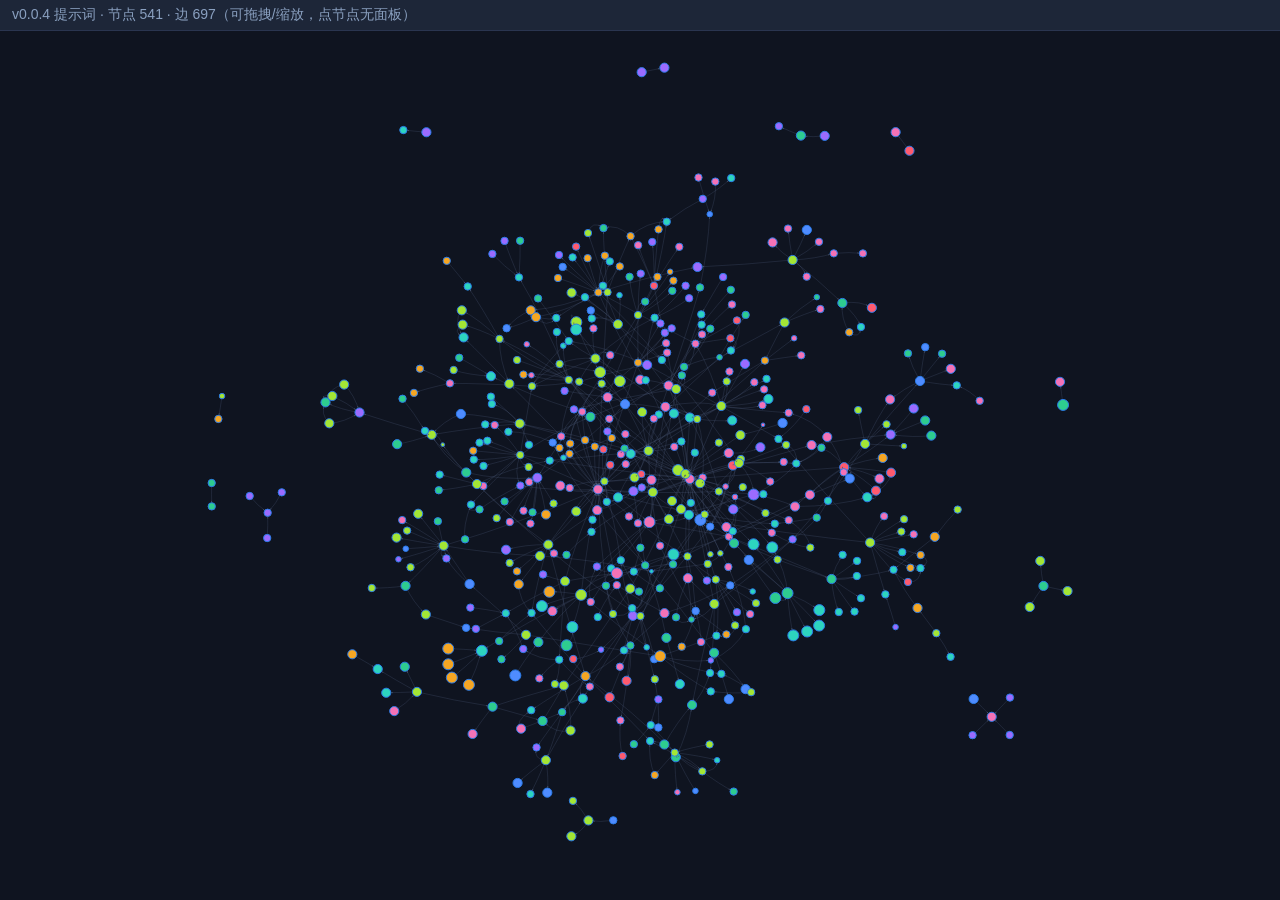
<file: output/compare4/v04_graph.html>
<!DOCTYPE html><html lang="zh-CN"><head><meta charset="utf-8">
<title>v0.0.4 提示词</title>
<style>html,body{margin:0;height:100%;background:#0f1420;color:#dbe4f5;
font:14px 'Segoe UI','Microsoft YaHei',sans-serif}
#graph{width:100%;height:92vh}.bar{background:#1d2638;border-bottom:1px solid #2a3550;
padding:6px 12px;color:#8aa0c0}</style></head>
<body><div class="bar">v0.0.4 提示词 · 节点 541 · 边 697（可拖拽/缩放，点节点无面板）</div>
<div id="graph"></div>
<script src="./vendor/vis-network.min.js"></script>
<script>
const DATA = {"nodes": [{"id": 1, "label": "CHX@ZnO-HA/PSSS nanocomposite", "type": "Material", "conf": 0.788}, {"id": 2, "label": "Osteomyelitis", "type": "Disease", "conf": 0.818}, {"id": 3, "label": "Corrigendum to A photo-thermal dual crosslinked chitosan-based hydrogel membrane for guided bone regeneration", "type": "Publication", "conf": 0.818}, {"id": 4, "label": "A photo-thermal dual crosslinked chitosan-based hydrogel membrane for guided bone regeneration", "type": "Publication", "conf": 0.83}, {"id": 5, "label": "Photo-tunable dynamic stiffening hydrogel", "type": "Material", "conf": 0.806}, {"id": 6, "label": "Dual-crosslinking strategy", "type": "Method", "conf": 0.806}, {"id": 7, "label": "Physical crosslinking through freeze-thaw cycles", "type": "Method", "conf": 0.806}, {"id": 8, "label": "UV-triggered thiol-ene photo-click crosslinking", "type": "Method", "conf": 0.806}, {"id": 9, "label": "Bone marrow mesenchymal stem cell", "type": "CellLine", "conf": 0.848}, {"id": 10, "label": "Osteogenic differentiation of bone marrow mesenchymal stem cells", "type": "BiologicalProcess", "conf": 0.861}, {"id": 11, "label": "Critical-sized calvarial defect", "type": "Disease", "conf": 0.8}, {"id": 12, "label": "YAP signaling pathway", "type": "BiologicalProcess", "conf": 0.806}, {"id": 13, "label": "Yes-associated protein", "type": "Target", "conf": 0.776}, {"id": 14, "label": "Experiment: Photo-tunable dynamic stiffening hydrogel 等 2 项", "type": "Experiment", "conf": 0.776}, {"id": 15, "label": "Discovery: Photo-tunable dynamic stiffening hydrogel 等 2 项", "type": "Discovery", "conf": 0.776}, {"id": 16, "label": "Study: Photo-tunable dynamic stiffening hydrogel 等 3 项", "type": "Study", "conf": 0.746}, {"id": 17, "label": "Critical-size bone defect", "type": "Disease", "conf": 0.818}, {"id": 18, "label": "Instrumentalized 3D printed polymer scaffold", "type": "Device", "conf": 0.818}, {"id": 19, "label": "3D printed scaffold mimicking biological tissue structure", "type": "Device", "conf": 0.818}, {"id": 20, "label": "Dynamization", "type": "Method", "conf": 0.818}, {"id": 21, "label": "Hardware removal", "type": "Method", "conf": 0.818}, {"id": 22, "label": "Bone regeneration", "type": "BiologicalProcess", "conf": 0.844}, {"id": 23, "label": "Bone healing", "type": "BiologicalProcess", "conf": 0.818}, {"id": 24, "label": "Bone-implant biomechanics", "type": "Property", "conf": 0.788}, {"id": 25, "label": "Union rate", "type": "Metric", "conf": 0.818}, {"id": 26, "label": "Bone volume", "type": "Metric", "conf": 0.818}, {"id": 27, "label": "Bone stiffness", "type": "Property", "conf": 0.818}, {"id": 28, "label": "Study: Dynamization 等 5 项", "type": "Study", "conf": 0.758}, {"id": 29, "label": "Discovery: Instrumentalized 3D printed polymer scaffold 等 3 项", "type": "Discovery", "conf": 0.758}, {"id": 30, "label": "Solvent engineering", "type": "Method", "conf": 0.806}, {"id": 31, "label": "Solvent-engineered hydrogels", "type": "Material", "conf": 0.788}, {"id": 32, "label": "Ionic liquids", "type": "Chemical", "conf": 0.818}, {"id": 33, "label": "Deep eutectic solvents", "type": "Chemical", "conf": 0.818}, {"id": 34, "label": "Hydrogel structure", "type": "Property", "conf": 0.788}, {"id": 35, "label": "Polymer conformation", "type": "Property", "conf": 0.788}, {"id": 36, "label": "Interfacial interactions", "type": "Property", "conf": 0.788}, {"id": 37, "label": "Network dynamics", "type": "Property", "conf": 0.788}, {"id": 38, "label": "Mechanical behavior", "type": "Property", "conf": 0.8}, {"id": 39, "label": "Viscoelasticity", "type": "Property", "conf": 0.8}, {"id": 40, "label": "Processability", "type": "Property", "conf": 0.8}, {"id": 41, "label": "Biological response", "type": "BiologicalProcess", "conf": 0.8}, {"id": 42, "label": "Mineralization", "type": "BiologicalProcess", "conf": 0.874}, {"id": 43, "label": "Immune regulation", "type": "BiologicalProcess", "conf": 0.8}, {"id": 44, "label": "IL-based systems", "type": "Material", "conf": 0.8}, {"id": 45, "label": "DES-based materials", "type": "Material", "conf": 0.8}, {"id": 46, "label": "Structure-dependent cytotoxicity", "type": "Property", "conf": 0.8}, {"id": 47, "label": "Bone regeneration", "type": "Application", "conf": 0.862}, {"id": 48, "label": "Gradient nHA-loaded CMCS hydrogel", "type": "Material", "conf": 0.8}, {"id": 49, "label": "Carboxymethyl chitosan", "type": "Material", "conf": 0.818}, {"id": 50, "label": "Nano-hydroxyapatite", "type": "Material", "conf": 0.818}, {"id": 51, "label": "Bone marrow mesenchymal stem cell", "type": "CellType", "conf": 0.818}, {"id": 52, "label": "Bone marrow mesenchymal stem cell proliferation", "type": "BiologicalProcess", "conf": 0.788}, {"id": 53, "label": "Runt-related transcription factor 2", "type": "Protein", "conf": 0.788}, {"id": 54, "label": "Osteocalcin", "type": "Protein", "conf": 0.788}, {"id": 55, "label": "Bone morphogenetic protein 2", "type": "Protein", "conf": 0.788}, {"id": 56, "label": "Improved mechanical properties", "type": "Property", "conf": 0.758}, {"id": 57, "label": "Controlled degradation", "type": "Property", "conf": 0.758}, {"id": 58, "label": "Good biocompatibility", "type": "Property", "conf": 0.808}, {"id": 59, "label": "Bone defect", "type": "Disease", "conf": 0.788}, {"id": 60, "label": "Rat distal femoral condyle defect model", "type": "Model", "conf": 0.788}, {"id": 61, "label": "Experiment: Gradient nHA-loaded CMCS hydrogel 等 2 项", "type": "Experiment", "conf": 0.8}, {"id": 62, "label": "Tooth-derived graft", "type": "Material", "conf": 0.818}, {"id": 63, "label": "Extracted tooth", "type": "Material", "conf": 0.818}, {"id": 64, "label": "Conventional bone graft material", "type": "Material", "conf": 0.788}, {"id": 65, "label": "Orofacial bone reconstruction", "type": "Application", "conf": 0.758}, {"id": 66, "label": "Infected bone defect", "type": "Disease", "conf": 0.818}, {"id": 67, "label": "Biomaterial", "type": "Material", "conf": 0.818}, {"id": 68, "label": "Inorganic biomaterial", "type": "Material", "conf": 0.818}, {"id": 69, "label": "Polymeric biomaterial", "type": "Material", "conf": 0.818}, {"id": 70, "label": "Composite biomaterial", "type": "Material", "conf": 0.818}, {"id": 71, "label": "Induced membrane technique", "type": "Method", "conf": 0.818}, {"id": 72, "label": "Bone transport", "type": "Method", "conf": 0.818}, {"id": 73, "label": "Study: Inorganic biomaterial 等 4 项", "type": "Study", "conf": 0.818}, {"id": 74, "label": "Adelmidrol", "type": "Drug", "conf": 0.83}, {"id": 75, "label": "Osteoblast", "type": "CellLine", "conf": 0.788}, {"id": 76, "label": "Osteogenic mineralization", "type": "BiologicalProcess", "conf": 0.818}, {"id": 77, "label": "Notch signaling pathway", "type": "BiologicalProcess", "conf": 0.818}, {"id": 78, "label": "RUNX2", "type": "Target", "conf": 0.788}, {"id": 79, "label": "Osterix", "type": "Target", "conf": 0.788}, {"id": 80, "label": "SFMA/GelMA/MBG-NH2-Ad hydrogel scaffold", "type": "Material", "conf": 0.818}, {"id": 81, "label": "Methacrylated silk fibroin", "type": "Material", "conf": 0.776}, {"id": 82, "label": "Gelatin methacryloyl", "type": "Material", "conf": 0.716}, {"id": 83, "label": "Aminated bioactive glass", "type": "Material", "conf": 0.776}, {"id": 84, "label": "Discovery: Adelmidrol", "type": "Discovery", "conf": 0.8}, {"id": 85, "label": "Experiment: Adelmidrol 等 2 项", "type": "Experiment", "conf": 0.788}, {"id": 86, "label": "Experiment: SFMA/GelMA/MBG-NH2-Ad hydrogel scaffold 等 2 项", "type": "Experiment", "conf": 0.788}, {"id": 87, "label": "Titanium implant", "type": "Device", "conf": 0.818}, {"id": 88, "label": "Orthopedic surgery", "type": "Application", "conf": 0.818}, {"id": 89, "label": "Postoperative infection", "type": "Disease", "conf": 0.788}, {"id": 90, "label": "Chronic inflammation", "type": "Disease", "conf": 0.788}, {"id": 91, "label": "Inadequate osseointegration", "type": "Disease", "conf": 0.788}, {"id": 92, "label": "Osseointegration", "type": "BiologicalProcess", "conf": 0.788}, {"id": 93, "label": "Implant adaptability", "type": "Property", "conf": 0.728}, {"id": 94, "label": "Hydrogel", "type": "Material", "conf": 0.788}, {"id": 95, "label": "Tissue regeneration", "type": "Application", "conf": 0.788}, {"id": 96, "label": "Hydrogel coating", "type": "Material", "conf": 0.788}, {"id": 97, "label": "Surface modification of titanium implant", "type": "Application", "conf": 0.758}, {"id": 98, "label": "Biodegradable multifunctional cranial device", "type": "Device", "conf": 0.818}, {"id": 99, "label": "Self-electrified scaffold", "type": "Device", "conf": 0.8}, {"id": 100, "label": "Transient zinc-molybdenum battery", "type": "Device", "conf": 0.8}, {"id": 101, "label": "Impedance sensor", "type": "Device", "conf": 0.818}, {"id": 102, "label": "Three-dimensional printing", "type": "Method", "conf": 0.818}, {"id": 103, "label": "Electrical stimulation", "type": "Method", "conf": 0.788}, {"id": 104, "label": "Rodent cranial defect model", "type": "Model", "conf": 0.788}, {"id": 105, "label": "Collagen deposition", "type": "BiologicalProcess", "conf": 0.788}, {"id": 106, "label": "Electrical impedance", "type": "Property", "conf": 0.788}, {"id": 107, "label": "Calcium ion influx", "type": "BiologicalProcess", "conf": 0.776}, {"id": 108, "label": "Reactive oxygen species signaling", "type": "BiologicalProcess", "conf": 0.776}, {"id": 109, "label": "Experiment: Biodegradable multifunctional cranial device 等 2 项", "type": "Experiment", "conf": 0.758}, {"id": 110, "label": "Discovery: Electrical stimulation 等 3 项", "type": "Discovery", "conf": 0.698}, {"id": 111, "label": "Observation: Electrical impedance 等 3 项", "type": "Observation", "conf": 0.788}, {"id": 112, "label": "Magnesium phosphate cement", "type": "Material", "conf": 0.83}, {"id": 113, "label": "Calcium phosphate cement", "type": "Material", "conf": 0.818}, {"id": 114, "label": "Regenerative dentistry", "type": "Application", "conf": 0.8}, {"id": 115, "label": "Rapid setting", "type": "Property", "conf": 0.788}, {"id": 116, "label": "High early mechanical strength", "type": "Property", "conf": 0.788}, {"id": 117, "label": "Biodegradability", "type": "Property", "conf": 0.818}, {"id": 118, "label": "Osteogenic potential", "type": "Property", "conf": 0.788}, {"id": 119, "label": "Intrinsic antimicrobial activity", "type": "Property", "conf": 0.788}, {"id": 120, "label": "Exothermic setting", "type": "Property", "conf": 0.728}, {"id": 121, "label": "Ammonium-containing magnesium phosphate cement formulation", "type": "Material", "conf": 0.698}, {"id": 122, "label": "Ammonia", "type": "Chemical", "conf": 0.788}, {"id": 123, "label": "Engineered tissue strategy", "type": "Method", "conf": 0.758}, {"id": 124, "label": "Lentivirus-mediated dual-gene regulation", "type": "Method", "conf": 0.788}, {"id": 125, "label": "Allogeneic bone scaffold", "type": "Material", "conf": 0.758}, {"id": 126, "label": "Dual-gene engineered bone marrow mesenchymal stem cell", "type": "CellLine", "conf": 0.788}, {"id": 127, "label": "Nerve growth factor", "type": "Protein", "conf": 0.848}, {"id": 128, "label": "p75 neurotrophin receptor", "type": "Protein", "conf": 0.848}, {"id": 129, "label": "NF-κB", "type": "Protein", "conf": 0.788}, {"id": 130, "label": "NF-κB nuclear translocation", "type": "BiologicalProcess", "conf": 0.788}, {"id": 131, "label": "Pyroptosis", "type": "BiologicalProcess", "conf": 0.788}, {"id": 132, "label": "Experiment: Bone marrow mesenchymal stem cell 等 2 项", "type": "Experiment", "conf": 0.788}, {"id": 133, "label": "Experiment: Dual-gene engineered bone marrow mesenchymal stem cell", "type": "Experiment", "conf": 0.758}, {"id": 134, "label": "Experiment: Dual-gene engineered bone marrow mesenchymal stem cell 等 3 项", "type": "Experiment", "conf": 0.758}, {"id": 135, "label": "Osteoradionecrosis of the jaw", "type": "Disease", "conf": 0.788}, {"id": 136, "label": "UC2288", "type": "Chemical", "conf": 0.788}, {"id": 137, "label": "Small interfering RNA", "type": "Chemical", "conf": 0.758}, {"id": 138, "label": "Cyclin-dependent kinase inhibitor 1A", "type": "Protein", "conf": 0.788}, {"id": 139, "label": "Retinoblastoma protein dephosphorylation", "type": "BiologicalProcess", "conf": 0.788}, {"id": 140, "label": "SMAD2/SMAD3 phosphorylation", "type": "BiologicalProcess", "conf": 0.788}, {"id": 141, "label": "AlgMA hydrogel", "type": "Material", "conf": 0.788}, {"id": 142, "label": "UC2288-loaded AlgMA hydrogel", "type": "Material", "conf": 0.788}, {"id": 143, "label": "Jaw bone marrow mesenchymal stem cell", "type": "CellType", "conf": 0.758}, {"id": 144, "label": "Osteoradionecrosis of the jaw mouse model", "type": "Model", "conf": 0.788}, {"id": 145, "label": "Study: Osteoradionecrosis of the jaw mouse model", "type": "Study", "conf": 0.788}, {"id": 146, "label": "Experiment: Jaw bone marrow mesenchymal stem cell", "type": "Experiment", "conf": 0.788}, {"id": 147, "label": "Experiment: UC2288 等 4 项", "type": "Experiment", "conf": 0.758}, {"id": 148, "label": "Study: UC2288-loaded AlgMA hydrogel 等 3 项", "type": "Study", "conf": 0.788}, {"id": 149, "label": "Observation: Cyclin-dependent kinase inhibitor 1A", "type": "Observation", "conf": 0.788}, {"id": 150, "label": "Guided bone regeneration", "type": "Method", "conf": 0.818}, {"id": 151, "label": "Conventional fixation technique", "type": "Method", "conf": 0.788}, {"id": 152, "label": "Barrier membrane", "type": "Material", "conf": 0.818}, {"id": 153, "label": "M2N2ACa", "type": "Material", "conf": 0.83}, {"id": 154, "label": "Bone substitute material", "type": "Material", "conf": 0.758}, {"id": 155, "label": "Blood clot", "type": "Material", "conf": 0.788}, {"id": 156, "label": "Calcium ion", "type": "Chemical", "conf": 0.886}, {"id": 157, "label": "Bone augmentation", "type": "Application", "conf": 0.818}, {"id": 158, "label": "Clot density", "type": "Property", "conf": 0.8}, {"id": 159, "label": "Mechanical strength", "type": "Property", "conf": 0.8}, {"id": 160, "label": "Discovery: M2N2ACa 等 2 项", "type": "Discovery", "conf": 0.788}, {"id": 161, "label": "Ovarian tumor domain-containing protein 1", "type": "Protein", "conf": 0.861}, {"id": 162, "label": "Mesenchymal stem cell", "type": "CellType", "conf": 0.886}, {"id": 163, "label": "Mesenchymal stem cell lineage commitment", "type": "BiologicalProcess", "conf": 0.861}, {"id": 164, "label": "Adipogenesis", "type": "BiologicalProcess", "conf": 0.861}, {"id": 165, "label": "Bone homeostasis", "type": "BiologicalProcess", "conf": 0.861}, {"id": 166, "label": "Bone loss", "type": "Disease", "conf": 0.861}, {"id": 167, "label": "Ovariectomy-induced osteoporosis model", "type": "Model", "conf": 0.861}, {"id": 168, "label": "Glucocorticoid-induced osteoporosis model", "type": "Model", "conf": 0.861}, {"id": 169, "label": "BMP2 mRNA", "type": "Chemical", "conf": 0.861}, {"id": 170, "label": "N-terminal intrinsically disordered region of OTUD1", "type": "Protein", "conf": 0.861}, {"id": 171, "label": "Deubiquitinase catalytic domain of OTUD1", "type": "Protein", "conf": 0.861}, {"id": 172, "label": "Collagen remodeling", "type": "BiologicalProcess", "conf": 0.861}, {"id": 173, "label": "Extracellular matrix organization", "type": "BiologicalProcess", "conf": 0.861}, {"id": 174, "label": "Discovery: Ovarian tumor domain-containing protein 1 等 2 项", "type": "Discovery", "conf": 0.861}, {"id": 175, "label": "Observation: Mesenchymal stem cell 等 3 项", "type": "Observation", "conf": 0.861}, {"id": 176, "label": "Experiment: Ovarian tumor domain-containing protein 1 等 3 项", "type": "Experiment", "conf": 0.861}, {"id": 177, "label": "Observation: Ovarian tumor domain-containing protein 1 等 5 项", "type": "Observation", "conf": 0.861}, {"id": 178, "label": "Alginate/polyaniline hydrogel loaded with magnesium oxide nanoparticles", "type": "Material", "conf": 0.813}, {"id": 179, "label": "Alginate/polyaniline hydrogel", "type": "Material", "conf": 0.801}, {"id": 180, "label": "Magnesium oxide nanoparticles", "type": "Material", "conf": 0.801}, {"id": 181, "label": "Osteoblast-like cell viability/proliferation", "type": "BiologicalProcess", "conf": 0.801}, {"id": 182, "label": "Osteoblast-like cell", "type": "CellType", "conf": 0.741}, {"id": 183, "label": "Macrophage polarization toward pro-healing M2 phenotype", "type": "BiologicalProcess", "conf": 0.771}, {"id": 184, "label": "Macrophage", "type": "CellType", "conf": 0.806}, {"id": 185, "label": "Transforming growth factor beta 1", "type": "Protein", "conf": 0.801}, {"id": 186, "label": "Superoxide dismutase", "type": "Protein", "conf": 0.771}, {"id": 187, "label": "Malondialdehyde", "type": "Chemical", "conf": 0.771}, {"id": 188, "label": "Nitric oxide", "type": "Chemical", "conf": 0.771}, {"id": 189, "label": "Experiment: Alginate/polyaniline hydrogel loaded with magnesium oxide nanoparticles 等 2 项", "type": "Experiment", "conf": 0.801}, {"id": 190, "label": "Experiment: Alginate/polyaniline hydrogel loaded with magnesium oxide nanoparticles", "type": "Experiment", "conf": 0.771}, {"id": 191, "label": "Experiment: Alginate/polyaniline hydrogel loaded with magnesium oxide nanoparticles 等 3 项", "type": "Experiment", "conf": 0.771}, {"id": 192, "label": "Experiment: Alginate/polyaniline hydrogel loaded with magnesium oxide nanoparticles 等 4 项", "type": "Experiment", "conf": 0.771}, {"id": 193, "label": "Composite regenerative matrix", "type": "Material", "conf": 0.806}, {"id": 194, "label": "Autologous fibrinogen glue", "type": "Material", "conf": 0.806}, {"id": 195, "label": "Allograft", "type": "Material", "conf": 0.806}, {"id": 196, "label": "Type I collagen", "type": "Material", "conf": 0.806}, {"id": 197, "label": "Sticky bone", "type": "Material", "conf": 0.776}, {"id": 198, "label": "Advanced platelet-rich fibrin", "type": "Material", "conf": 0.776}, {"id": 199, "label": "Generalized advanced periodontitis", "type": "Disease", "conf": 0.776}, {"id": 200, "label": "Alveolar bone loss", "type": "Disease", "conf": 0.776}, {"id": 201, "label": "No-wall defect", "type": "Disease", "conf": 0.776}, {"id": 202, "label": "Barrier-free bone regeneration", "type": "Application", "conf": 0.746}, {"id": 203, "label": "Cortical bone formation", "type": "BiologicalProcess", "conf": 0.776}, {"id": 204, "label": "Complex alveolar defect", "type": "Disease", "conf": 0.746}, {"id": 205, "label": "Cone-beam computed tomography", "type": "Method", "conf": 0.776}, {"id": 206, "label": "Observation: Generalized advanced periodontitis 等 3 项", "type": "Observation", "conf": 0.776}, {"id": 207, "label": "Observation: Composite regenerative matrix 等 2 项", "type": "Observation", "conf": 0.776}, {"id": 208, "label": "Engineered xenogeneic bone scaffold with IL-10 nanodelivery system", "type": "Material", "conf": 0.8}, {"id": 209, "label": "Antigen-extracted xenogeneic scaffold", "type": "Material", "conf": 0.758}, {"id": 210, "label": "IL-10-loaded mesoporous polydopamine nanoparticles", "type": "Material", "conf": 0.788}, {"id": 211, "label": "Interleukin-10", "type": "Protein", "conf": 0.818}, {"id": 212, "label": "PI3K-Akt/Wnt signaling pathway", "type": "BiologicalProcess", "conf": 0.74}, {"id": 213, "label": "Adipogenic differentiation of bone marrow mesenchymal stem cells", "type": "BiologicalProcess", "conf": 0.68}, {"id": 214, "label": "Canine critical-sized skull defect model", "type": "Model", "conf": 0.776}, {"id": 215, "label": "Discovery: Interleukin-10 等 3 项", "type": "Discovery", "conf": 0.758}, {"id": 216, "label": "Experiment: Engineered xenogeneic bone scaffold with IL-10 nanodelivery system 等 2 项", "type": "Experiment", "conf": 0.758}, {"id": 217, "label": "Pathogenic microorganism", "type": "Organism", "conf": 0.818}, {"id": 218, "label": "Biofilm formation", "type": "BiologicalProcess", "conf": 0.788}, {"id": 219, "label": "Ischemia", "type": "BiologicalProcess", "conf": 0.758}, {"id": 220, "label": "Hypoxia", "type": "BiologicalProcess", "conf": 0.79}, {"id": 221, "label": "Oxidative stress", "type": "BiologicalProcess", "conf": 0.788}, {"id": 222, "label": "Immune dysfunction", "type": "BiologicalProcess", "conf": 0.788}, {"id": 223, "label": "Systemic antibiotic therapy", "type": "Method", "conf": 0.788}, {"id": 224, "label": "Surgical debridement", "type": "Method", "conf": 0.788}, {"id": 225, "label": "Antibiotic-loaded bone cement", "type": "Material", "conf": 0.788}, {"id": 226, "label": "Emerging biomaterial", "type": "Material", "conf": 0.788}, {"id": 227, "label": "Antimicrobial agent", "type": "Chemical", "conf": 0.788}, {"id": 228, "label": "Antimicrobial peptide", "type": "Chemical", "conf": 0.788}, {"id": 229, "label": "Metal ion", "type": "Chemical", "conf": 0.788}, {"id": 230, "label": "Gaseous molecule", "type": "Chemical", "conf": 0.728}, {"id": 231, "label": "Photothermal therapy", "type": "Method", "conf": 0.788}, {"id": 232, "label": "Sonodynamic therapy", "type": "Method", "conf": 0.788}, {"id": 233, "label": "pH/enzyme-responsive system", "type": "Technology", "conf": 0.758}, {"id": 234, "label": "Immunomodulation", "type": "Method", "conf": 0.758}, {"id": 235, "label": "Regenerative medicine", "type": "Application", "conf": 0.818}, {"id": 236, "label": "Polydopamine", "type": "Material", "conf": 0.818}, {"id": 237, "label": "Surface modification", "type": "Method", "conf": 0.788}, {"id": 238, "label": "Adhesive property", "type": "Property", "conf": 0.788}, {"id": 239, "label": "Ease of functionalization", "type": "Property", "conf": 0.788}, {"id": 240, "label": "Photothermal efficiency", "type": "Property", "conf": 0.788}, {"id": 241, "label": "Quenching capability", "type": "Property", "conf": 0.788}, {"id": 242, "label": "Calcium phosphate graphene oxide", "type": "Material", "conf": 0.874}, {"id": 243, "label": "Poly(lactic-co-glycolic acid)", "type": "Material", "conf": 0.886}, {"id": 244, "label": "PLGA microspheres", "type": "Material", "conf": 0.862}, {"id": 245, "label": "5 wt% Calcium phosphate graphene oxide-reinforced PLGA matrix", "type": "Material", "conf": 0.862}, {"id": 246, "label": "Graphene oxide oxidation state", "type": "Parameter", "conf": 0.874}, {"id": 247, "label": "Oxygen functional group density", "type": "Property", "conf": 0.886}, {"id": 248, "label": "Calcium phosphate incorporation", "type": "Property", "conf": 0.886}, {"id": 249, "label": "Hydrophilicity", "type": "Property", "conf": 0.886}, {"id": 250, "label": "Hydration behavior", "type": "Property", "conf": 0.886}, {"id": 251, "label": "Mechanical properties", "type": "Property", "conf": 0.862}, {"id": 252, "label": "Osteogenic activity", "type": "Property", "conf": 0.862}, {"id": 253, "label": "Oxidation programming", "type": "Method", "conf": 0.874}, {"id": 254, "label": "Study: Graphene oxide oxidation state 等 2 项", "type": "Study", "conf": 0.826}, {"id": 255, "label": "Experiment: Calcium phosphate graphene oxide 等 2 项", "type": "Experiment", "conf": 0.886}, {"id": 256, "label": "Discovery: Graphene oxide oxidation state 等 3 项", "type": "Discovery", "conf": 0.814}, {"id": 257, "label": "Micro-Mechanical Homeostasis Reset", "type": "Method", "conf": 0.886}, {"id": 258, "label": "Cell-to-pericellular viscoelastic homeostasis", "type": "BiologicalProcess", "conf": 0.844}, {"id": 259, "label": "ViscoClamp", "type": "Material", "conf": 0.904}, {"id": 260, "label": "Agent-guided, rule-based enumeration-and-scoring workflow", "type": "Method", "conf": 0.874}, {"id": 261, "label": "Advanced glycation end products", "type": "Chemical", "conf": 0.886}, {"id": 262, "label": "Chronic glycation", "type": "BiologicalProcess", "conf": 0.874}, {"id": 263, "label": "Pericellular viscoelastic drift", "type": "Property", "conf": 0.862}, {"id": 264, "label": "Cell-scale micromechanics", "type": "Property", "conf": 0.874}, {"id": 265, "label": "Osteogenic activation", "type": "BiologicalProcess", "conf": 0.844}, {"id": 266, "label": "Dispersion-transfer ratio", "type": "Metric", "conf": 0.862}, {"id": 267, "label": "Rat", "type": "Organism", "conf": 0.904}, {"id": 268, "label": "Rabbit", "type": "Organism", "conf": 0.904}, {"id": 269, "label": "Beagle dog", "type": "Organism", "conf": 0.904}, {"id": 270, "label": "Rhesus macaque", "type": "Organism", "conf": 0.904}, {"id": 271, "label": "Experiment: ViscoClamp 等 2 项", "type": "Experiment", "conf": 0.874}, {"id": 272, "label": "Study: ViscoClamp 等 2 项", "type": "Study", "conf": 0.844}, {"id": 273, "label": "Experiment: ViscoClamp 等 5 项", "type": "Experiment", "conf": 0.862}, {"id": 274, "label": "Dynamic stiffness hydrogel", "type": "Material", "conf": 0.788}, {"id": 275, "label": "Extracellular matrix", "type": "Material", "conf": 0.8}, {"id": 276, "label": "3D interpenetrating polymer network", "type": "Material", "conf": 0.758}, {"id": 277, "label": "Near-infrared irradiation", "type": "Technology", "conf": 0.788}, {"id": 278, "label": "Dynamic matrix stiffness", "type": "Property", "conf": 0.758}, {"id": 279, "label": "Stem cell maintenance", "type": "BiologicalProcess", "conf": 0.758}, {"id": 280, "label": "Experiment: Dynamic stiffness hydrogel", "type": "Experiment", "conf": 0.728}, {"id": 281, "label": "Uvaria micrantha", "type": "Organism", "conf": 0.818}, {"id": 282, "label": "uvarisinyicone", "type": "Chemical", "conf": 0.818}, {"id": 283, "label": "Metabolites from Uvaria micrantha", "type": "Chemical", "conf": 0.788}, {"id": 284, "label": "Chalcone", "type": "Chemical", "conf": 0.758}, {"id": 285, "label": "Dihydrochalcone", "type": "Chemical", "conf": 0.758}, {"id": 286, "label": "Flavonoid", "type": "Chemical", "conf": 0.758}, {"id": 287, "label": "Benzenoid", "type": "Chemical", "conf": 0.758}, {"id": 288, "label": "Interleukin-6", "type": "Protein", "conf": 0.788}, {"id": 289, "label": "Osteoblast differentiation", "type": "BiologicalProcess", "conf": 0.8}, {"id": 290, "label": "Anti-inflammatory activity", "type": "Property", "conf": 0.788}, {"id": 291, "label": "Anti-neuroinflammatory activity", "type": "Property", "conf": 0.788}, {"id": 292, "label": "Osteoporosis", "type": "Disease", "conf": 0.818}, {"id": 293, "label": "Inflammatory disease", "type": "Disease", "conf": 0.788}, {"id": 294, "label": "Experiment: Uvaria micrantha 等 3 项", "type": "Experiment", "conf": 0.788}, {"id": 295, "label": "Experiment: Metabolites from Uvaria micrantha", "type": "Experiment", "conf": 0.758}, {"id": 296, "label": "Discovery: Uvaria micrantha 等 2 项", "type": "Discovery", "conf": 0.788}, {"id": 297, "label": "Discovery: Metabolites from Uvaria micrantha", "type": "Discovery", "conf": 0.758}, {"id": 298, "label": "Polyvinylidene fluoride", "type": "Material", "conf": 0.758}, {"id": 299, "label": "Surface potential", "type": "Property", "conf": 0.758}, {"id": 300, "label": "Negative net surface potential", "type": "Property", "conf": 0.758}, {"id": 301, "label": "Mechanotransduction", "type": "BiologicalProcess", "conf": 0.74}, {"id": 302, "label": "Yes-associated protein", "type": "Protein", "conf": 0.758}, {"id": 303, "label": "Calcium ion accumulation", "type": "BiologicalProcess", "conf": 0.758}, {"id": 304, "label": "Experiment: Polyvinylidene fluoride 等 4 项", "type": "Experiment", "conf": 0.68}, {"id": 305, "label": "Observation: Bone marrow mesenchymal stem cell 等 2 项", "type": "Observation", "conf": 0.728}, {"id": 306, "label": "Observation: Negative net surface potential 等 2 项", "type": "Observation", "conf": 0.728}, {"id": 307, "label": "Borate bioactive glass", "type": "Material", "conf": 0.81}, {"id": 308, "label": "Dynamic pH", "type": "Property", "conf": 0.78}, {"id": 309, "label": "Bone tumor", "type": "Disease", "conf": 0.78}, {"id": 310, "label": "Tumor cell", "type": "CellType", "conf": 0.78}, {"id": 311, "label": "Angiogenic gene expression", "type": "BiologicalProcess", "conf": 0.75}, {"id": 312, "label": "Osteogenic gene expression", "type": "BiologicalProcess", "conf": 0.75}, {"id": 313, "label": "Human umbilical vein endothelial cell", "type": "CellType", "conf": 0.78}, {"id": 314, "label": "Human adipose-derived stem cell", "type": "CellType", "conf": 0.78}, {"id": 315, "label": "Apatite-like minerals", "type": "Material", "conf": 0.78}, {"id": 316, "label": "Mouse CDX osteosarcoma model", "type": "Model", "conf": 0.78}, {"id": 317, "label": "Rabbit tumor metastatic model", "type": "Model", "conf": 0.78}, {"id": 318, "label": "Rabbit femoral condyle defect model", "type": "Model", "conf": 0.78}, {"id": 319, "label": "Experiment: Borate bioactive glass 等 4 项", "type": "Experiment", "conf": 0.75}, {"id": 320, "label": "Experiment: Borate bioactive glass 等 2 项", "type": "Experiment", "conf": 0.78}, {"id": 321, "label": "ReprogRAM", "type": "Material", "conf": 0.83}, {"id": 322, "label": "Rolling-circle transcription", "type": "Method", "conf": 0.788}, {"id": 323, "label": "Human dermal fibroblast", "type": "CellType", "conf": 0.788}, {"id": 324, "label": "Oct4", "type": "Protein", "conf": 0.788}, {"id": 325, "label": "Cbfβ", "type": "Protein", "conf": 0.788}, {"id": 326, "label": "Reprogrammed osteoblast", "type": "CellType", "conf": 0.788}, {"id": 327, "label": "Gelatin scaffold", "type": "Material", "conf": 0.788}, {"id": 328, "label": "Critical-sized mouse calvarial defect model", "type": "Model", "conf": 0.788}, {"id": 329, "label": "Experiment: ReprogRAM 等 2 项", "type": "Experiment", "conf": 0.788}, {"id": 330, "label": "Experiment: ReprogRAM 等 3 项", "type": "Experiment", "conf": 0.758}, {"id": 331, "label": "Experiment: Reprogrammed osteoblast 等 3 项", "type": "Experiment", "conf": 0.818}, {"id": 332, "label": "Continuous plastic flow synthesis", "type": "Method", "conf": 0.777}, {"id": 333, "label": "Zinc-doped hydroxyapatite", "type": "Material", "conf": 0.777}, {"id": 334, "label": "Poly(vinyl alcohol)", "type": "Material", "conf": 0.777}, {"id": 335, "label": "Electrospun PVA nanofibrous membrane loaded with zinc-doped hydroxyapatite", "type": "Material", "conf": 0.777}, {"id": 336, "label": "Staphylococcus aureus", "type": "Organism", "conf": 0.818}, {"id": 337, "label": "Pseudomonas aeruginosa", "type": "Organism", "conf": 0.777}, {"id": 338, "label": "Osteoblast", "type": "CellType", "conf": 0.777}, {"id": 339, "label": "Osteochondral defect model", "type": "Model", "conf": 0.777}, {"id": 340, "label": "Osteochondral regeneration", "type": "BiologicalProcess", "conf": 0.747}, {"id": 341, "label": "Osteochondral tissue engineering", "type": "Application", "conf": 0.747}, {"id": 342, "label": "Experiment: Zinc-doped hydroxyapatite 等 2 项", "type": "Experiment", "conf": 0.747}, {"id": 343, "label": "Experiment: Electrospun PVA nanofibrous membrane loaded with zinc-doped hydroxyapatite 等 4 项", "type": "Experiment", "conf": 0.777}, {"id": 344, "label": "Experiment: Electrospun PVA nanofibrous membrane loaded with zinc-doped hydroxyapatite 等 2 项", "type": "Experiment", "conf": 0.777}, {"id": 345, "label": "Stem cell-derived extracellular vesicle", "type": "Material", "conf": 0.808}, {"id": 346, "label": "Craniomaxillofacial bone regeneration", "type": "BiologicalProcess", "conf": 0.778}, {"id": 347, "label": "Stem cell therapy", "type": "Method", "conf": 0.748}, {"id": 348, "label": "Bioactive molecule", "type": "Chemical", "conf": 0.778}, {"id": 349, "label": "Osteogenic signaling pathway", "type": "BiologicalProcess", "conf": 0.78}, {"id": 350, "label": "Angiogenic signaling pathway", "type": "BiologicalProcess", "conf": 0.766}, {"id": 351, "label": "Inflammatory microenvironment", "type": "BiologicalProcess", "conf": 0.748}, {"id": 352, "label": "Extracellular vesicle engineering", "type": "Method", "conf": 0.748}, {"id": 353, "label": "Donor cell pretreatment", "type": "Method", "conf": 0.778}, {"id": 354, "label": "Inflammatory cytokine stimulation", "type": "Method", "conf": 0.778}, {"id": 355, "label": "Drug loading", "type": "Method", "conf": 0.778}, {"id": 356, "label": "4D biofabrication process", "type": "Method", "conf": 0.83}, {"id": 357, "label": "3D bioprinting", "type": "Method", "conf": 0.818}, {"id": 358, "label": "Sacrificial alginate bioink", "type": "Material", "conf": 0.818}, {"id": 359, "label": "Alginate", "type": "Material", "conf": 0.818}, {"id": 360, "label": "High-cell-density implant", "type": "Material", "conf": 0.806}, {"id": 361, "label": "Scaffold-free bone-forming callus implant", "type": "Material", "conf": 0.818}, {"id": 362, "label": "EDTA-mediated alginate dissolution", "type": "Method", "conf": 0.818}, {"id": 363, "label": "Suspension bioreactor", "type": "Device", "conf": 0.818}, {"id": 364, "label": "Endochondral ossification", "type": "BiologicalProcess", "conf": 0.824}, {"id": 365, "label": "Immunocompromised mouse", "type": "Organism", "conf": 0.83}, {"id": 366, "label": "Experiment: Scaffold-free bone-forming callus implant 等 2 项", "type": "Experiment", "conf": 0.83}, {"id": 367, "label": "Experiment: Scaffold-free bone-forming callus implant", "type": "Experiment", "conf": 0.818}, {"id": 368, "label": "Manuka oil-derived triketone-incorporated triangle-pillar scaffold", "type": "Material", "conf": 0.788}, {"id": 369, "label": "Polycaprolactone", "type": "Material", "conf": 0.788}, {"id": 370, "label": "Hydroxyapatite", "type": "Material", "conf": 0.8}, {"id": 371, "label": "Manuka oil-derived triketone", "type": "Chemical", "conf": 0.788}, {"id": 372, "label": "High compressive strength", "type": "Property", "conf": 0.788}, {"id": 373, "label": "Uniform surface texture", "type": "Property", "conf": 0.788}, {"id": 374, "label": "Tube formation", "type": "BiologicalProcess", "conf": 0.758}, {"id": 375, "label": "Antimicrobial activity", "type": "Property", "conf": 0.758}, {"id": 376, "label": "Tissue integration", "type": "BiologicalProcess", "conf": 0.758}, {"id": 377, "label": "Rat subcutaneous model", "type": "Model", "conf": 0.758}, {"id": 378, "label": "Sheep femur defect model", "type": "Model", "conf": 0.758}, {"id": 379, "label": "Experiment: Manuka oil-derived triketone-incorporated triangle-pillar scaffold", "type": "Experiment", "conf": 0.758}, {"id": 380, "label": "Experiment: Manuka oil-derived triketone-incorporated triangle-pillar scaffold 等 3 项", "type": "Experiment", "conf": 0.758}, {"id": 381, "label": "Observation: Manuka oil-derived triketone-incorporated triangle-pillar scaffold 等 3 项", "type": "Observation", "conf": 0.758}, {"id": 382, "label": "Two-stage osteogenic cell-Staphylococcus aureus co-culture", "type": "Model", "conf": 0.8}, {"id": 383, "label": "Dual and sequential drug delivery system", "type": "Material", "conf": 0.818}, {"id": 384, "label": "Gentamicin", "type": "Drug", "conf": 0.818}, {"id": 385, "label": "Alendronate", "type": "Drug", "conf": 0.818}, {"id": 386, "label": "MG-63", "type": "CellLine", "conf": 0.818}, {"id": 387, "label": "Mammalian-cell compatibility", "type": "Property", "conf": 0.776}, {"id": 388, "label": "Experiment: Two-stage osteogenic cell-Staphylococcus aureus co-culture 等 3 项", "type": "Experiment", "conf": 0.818}, {"id": 389, "label": "Experiment: MG-63 等 2 项", "type": "Experiment", "conf": 0.776}, {"id": 390, "label": "Observation: Two-stage osteogenic cell-Staphylococcus aureus co-culture 等 2 项", "type": "Observation", "conf": 0.788}, {"id": 391, "label": "2-N,6-O-sulfated chitosan", "type": "Material", "conf": 0.818}, {"id": 392, "label": "Receptor activator of nuclear factor-κB", "type": "Protein", "conf": 0.818}, {"id": 393, "label": "RANK Lys97", "type": "Target", "conf": 0.818}, {"id": 394, "label": "RANKL signaling", "type": "BiologicalProcess", "conf": 0.788}, {"id": 395, "label": "Osteoclast differentiation", "type": "BiologicalProcess", "conf": 0.818}, {"id": 396, "label": "Vascularized osteogenesis", "type": "BiologicalProcess", "conf": 0.788}, {"id": 397, "label": "Preosteoclast fusion", "type": "BiologicalProcess", "conf": 0.788}, {"id": 398, "label": "PDGF-BB secretion", "type": "BiologicalProcess", "conf": 0.788}, {"id": 399, "label": "Angiogenesis-coupled mineralization", "type": "BiologicalProcess", "conf": 0.758}, {"id": 400, "label": "Bisphosphonate", "type": "Drug", "conf": 0.818}, {"id": 401, "label": "Heparin", "type": "Chemical", "conf": 0.788}, {"id": 402, "label": "Experiment: Heparin 等 2 项", "type": "Experiment", "conf": 0.788}, {"id": 403, "label": "Graphene-based nanomaterials", "type": "Material", "conf": 0.81}, {"id": 404, "label": "Graphene oxide", "type": "Material", "conf": 0.81}, {"id": 405, "label": "Reduced graphene oxide", "type": "Material", "conf": 0.81}, {"id": 406, "label": "Drug delivery capacity", "type": "Property", "conf": 0.808}, {"id": 407, "label": "Antibacterial activity", "type": "Property", "conf": 0.818}, {"id": 408, "label": "Photothermal effect", "type": "Property", "conf": 0.78}, {"id": 409, "label": "Immune microenvironment", "type": "BiologicalProcess", "conf": 0.78}, {"id": 410, "label": "Wnt/β-catenin signaling pathway", "type": "BiologicalProcess", "conf": 0.78}, {"id": 411, "label": "MAPK signaling pathway", "type": "BiologicalProcess", "conf": 0.788}, {"id": 412, "label": "BMP/Smad signaling pathway", "type": "BiologicalProcess", "conf": 0.78}, {"id": 413, "label": "Large surface area", "type": "Property", "conf": 0.78}, {"id": 414, "label": "Multiple functionalization sites", "type": "Property", "conf": 0.788}, {"id": 415, "label": "Stem cell adhesion", "type": "BiologicalProcess", "conf": 0.78}, {"id": 416, "label": "Stem cell proliferation", "type": "BiologicalProcess", "conf": 0.78}, {"id": 417, "label": "Bone tissue engineering", "type": "Application", "conf": 0.808}, {"id": 418, "label": "EXOs@ECM-SCS", "type": "Material", "conf": 0.818}, {"id": 419, "label": "iPSC-derived MSC exosomes", "type": "Material", "conf": 0.8}, {"id": 420, "label": "Induced pluripotent stem cell-induced mesenchymal stem cells", "type": "CellType", "conf": 0.788}, {"id": 421, "label": "Decellularized extracellular matrix", "type": "Material", "conf": 0.824}, {"id": 422, "label": "Methacrylated sulfated chitosan", "type": "Material", "conf": 0.818}, {"id": 423, "label": "Osteoporotic fracture", "type": "Disease", "conf": 0.788}, {"id": 424, "label": "Osteoporotic mouse model", "type": "Model", "conf": 0.788}, {"id": 425, "label": "Angiogenesis", "type": "BiologicalProcess", "conf": 0.818}, {"id": 426, "label": "Neural regeneration", "type": "BiologicalProcess", "conf": 0.788}, {"id": 427, "label": "M2 macrophage polarization", "type": "BiologicalProcess", "conf": 0.818}, {"id": 428, "label": "Bone mass accumulation", "type": "BiologicalProcess", "conf": 0.8}, {"id": 429, "label": "miR-100-5p", "type": "Chemical", "conf": 0.788}, {"id": 430, "label": "miR-320a-3p", "type": "Chemical", "conf": 0.788}, {"id": 431, "label": "PI3K-Akt signaling pathway", "type": "BiologicalProcess", "conf": 0.788}, {"id": 432, "label": "Experiment: EXOs@ECM-SCS 等 4 项", "type": "Experiment", "conf": 0.818}, {"id": 433, "label": "Experiment: EXOs@ECM-SCS 等 2 项", "type": "Experiment", "conf": 0.788}, {"id": 434, "label": "Discovery: iPSC-derived MSC exosomes 等 5 项", "type": "Discovery", "conf": 0.788}, {"id": 435, "label": "Silk-based materials", "type": "Material", "conf": 0.788}, {"id": 436, "label": "Silk fibroin", "type": "Material", "conf": 0.788}, {"id": 437, "label": "Silk fibroin scaffold", "type": "Material", "conf": 0.788}, {"id": 438, "label": "Structural tunability", "type": "Property", "conf": 0.758}, {"id": 439, "label": "Tendon regeneration", "type": "BiologicalProcess", "conf": 0.758}, {"id": 440, "label": "Tendon-bone interface regeneration", "type": "BiologicalProcess", "conf": 0.758}, {"id": 441, "label": "Immune-adaptive 3D-printed scaffold", "type": "Material", "conf": 0.818}, {"id": 442, "label": "Engineered macrophage capture traps", "type": "Material", "conf": 0.8}, {"id": 443, "label": "Poly(lactic-co-glycolic acid)/hydroxyapatite microsphere composite framework", "type": "Material", "conf": 0.788}, {"id": 444, "label": "Macrophage polarization", "type": "BiologicalProcess", "conf": 0.8}, {"id": 445, "label": "M1 macrophage", "type": "CellType", "conf": 0.788}, {"id": 446, "label": "M2 macrophage", "type": "CellType", "conf": 0.788}, {"id": 447, "label": "Antioxidant pathway", "type": "BiologicalProcess", "conf": 0.788}, {"id": 448, "label": "Reactive oxygen species", "type": "Chemical", "conf": 0.788}, {"id": 449, "label": "Reactive nitrogen species", "type": "Chemical", "conf": 0.788}, {"id": 450, "label": "Bone matrix deposition", "type": "BiologicalProcess", "conf": 0.758}, {"id": 451, "label": "Endogenous osteogenesis", "type": "BiologicalProcess", "conf": 0.788}, {"id": 452, "label": "Short-term rabbit calvarial defect model", "type": "Model", "conf": 0.788}, {"id": 453, "label": "Experiment: Immune-adaptive 3D-printed scaffold 等 4 项", "type": "Experiment", "conf": 0.776}, {"id": 454, "label": "Experiment: Short-term rabbit calvarial defect model 等 4 项", "type": "Experiment", "conf": 0.758}, {"id": 455, "label": "Horizontal bone augmentation", "type": "Method", "conf": 0.81}, {"id": 456, "label": "Collagenated xenogenic bone granules", "type": "Material", "conf": 0.81}, {"id": 457, "label": "Fibrin sealant", "type": "Material", "conf": 0.81}, {"id": 458, "label": "Xenogenic collagenated cortical lamina", "type": "Material", "conf": 0.81}, {"id": 459, "label": "Cone-beam computerized tomography", "type": "Technology", "conf": 0.81}, {"id": 460, "label": "Bone volume", "type": "Parameter", "conf": 0.81}, {"id": 461, "label": "Observation: Bone volume", "type": "Observation", "conf": 0.78}, {"id": 462, "label": "Gellan gum", "type": "Material", "conf": 0.818}, {"id": 463, "label": "Bacterial cellulose", "type": "Material", "conf": 0.818}, {"id": 464, "label": "Gellan gum/carboxymethyl chitosan/bacterial cellulose scaffold", "type": "Material", "conf": 0.788}, {"id": 465, "label": "Mineralised gellan gum/carboxymethyl chitosan/bacterial cellulose scaffold functionalised with Cissus quadrangularis extract", "type": "Material", "conf": 0.758}, {"id": 466, "label": "Cissus quadrangularis extract", "type": "Chemical", "conf": 0.788}, {"id": 467, "label": "Deposited mineral phase", "type": "Material", "conf": 0.758}, {"id": 468, "label": "5-fold concentrated simulated body fluid", "type": "Chemical", "conf": 0.788}, {"id": 469, "label": "Polyphenol", "type": "Chemical", "conf": 0.758}, {"id": 470, "label": "Endothelial cell", "type": "CellType", "conf": 0.788}, {"id": 471, "label": "Preosteoblast cell", "type": "CellType", "conf": 0.788}, {"id": 472, "label": "Chorioallantoic membrane model", "type": "Model", "conf": 0.788}, {"id": 473, "label": "Haemocompatibility", "type": "Property", "conf": 0.758}, {"id": 474, "label": "Blood clotting", "type": "BiologicalProcess", "conf": 0.728}, {"id": 475, "label": "Cell proliferation", "type": "BiologicalProcess", "conf": 0.728}, {"id": 476, "label": "Osteoconductivity", "type": "Property", "conf": 0.728}, {"id": 477, "label": "Antioxidant activity", "type": "Property", "conf": 0.728}, {"id": 478, "label": "Experiment: Gellan gum 等 3 项", "type": "Experiment", "conf": 0.818}, {"id": 479, "label": "Experiment: Gellan gum/carboxymethyl chitosan/bacterial cellulose scaffold 等 2 项", "type": "Experiment", "conf": 0.788}, {"id": 480, "label": "Experiment: Mineralised gellan gum/carboxymethyl chitosan/bacterial cellulose scaffold functionalised with Cissus quadrangularis extract 等 4 项", "type": "Experiment", "conf": 0.788}, {"id": 481, "label": "Periodontitis", "type": "Disease", "conf": 0.818}, {"id": 482, "label": "Natural marine polysaccharides", "type": "Material", "conf": 0.818}, {"id": 483, "label": "Natural marine polysaccharide scaffold materials", "type": "Material", "conf": 0.818}, {"id": 484, "label": "Carrageenan", "type": "Material", "conf": 0.818}, {"id": 485, "label": "Fucoidan", "type": "Material", "conf": 0.818}, {"id": 486, "label": "Chitin and its derivatives", "type": "Material", "conf": 0.788}, {"id": 487, "label": "Hyaluronic acid", "type": "Material", "conf": 0.818}, {"id": 488, "label": "Immunomodulatory activity", "type": "Property", "conf": 0.788}, {"id": 489, "label": "Bioactivity", "type": "Property", "conf": 0.788}, {"id": 490, "label": "Scaffold-based periodontal tissue engineering", "type": "Application", "conf": 0.818}, {"id": 491, "label": "Periodontal tissue regeneration", "type": "BiologicalProcess", "conf": 0.818}, {"id": 492, "label": "Zinc ion", "type": "Chemical", "conf": 0.758}, {"id": 493, "label": "Magnesium ion", "type": "Chemical", "conf": 0.758}, {"id": 494, "label": "Manganese ion", "type": "Chemical", "conf": 0.758}, {"id": 495, "label": "Strontium ion", "type": "Chemical", "conf": 0.758}, {"id": 496, "label": "Copper ion", "type": "Chemical", "conf": 0.758}, {"id": 497, "label": "T cell", "type": "CellType", "conf": 0.788}, {"id": 498, "label": "Dendritic cell", "type": "CellType", "conf": 0.788}, {"id": 499, "label": "Neutrophil", "type": "CellType", "conf": 0.788}, {"id": 500, "label": "Osteoimmune microenvironment", "type": "BiologicalProcess", "conf": 0.788}, {"id": 501, "label": "Inflammatory response", "type": "BiologicalProcess", "conf": 0.758}, {"id": 502, "label": "Metal ion-doped biomaterial", "type": "Material", "conf": 0.788}, {"id": 503, "label": "Bone immunity", "type": "BiologicalProcess", "conf": 0.758}, {"id": 504, "label": "DNA hydrogel", "type": "Material", "conf": 0.818}, {"id": 505, "label": "Conventional bone repair material", "type": "Material", "conf": 0.788}, {"id": 506, "label": "Programmability", "type": "Property", "conf": 0.818}, {"id": 507, "label": "Dynamic responsiveness", "type": "Property", "conf": 0.8}, {"id": 508, "label": "Osteoblast proliferation", "type": "BiologicalProcess", "conf": 0.788}, {"id": 509, "label": "Mesenchymal stem cell proliferation", "type": "BiologicalProcess", "conf": 0.788}, {"id": 510, "label": "Mesenchymal stem cell differentiation", "type": "BiologicalProcess", "conf": 0.788}, {"id": 511, "label": "Bone matrix mineralization", "type": "BiologicalProcess", "conf": 0.8}, {"id": 512, "label": "Bone remodeling", "type": "BiologicalProcess", "conf": 0.788}, {"id": 513, "label": "Osteoporotic bone defect", "type": "Disease", "conf": 0.818}, {"id": 514, "label": "Intrafibrillar collagen mineralization", "type": "BiologicalProcess", "conf": 0.83}, {"id": 515, "label": "Non-collagenous protein", "type": "Protein", "conf": 0.818}, {"id": 516, "label": "Demineralized dentin", "type": "Material", "conf": 0.74}, {"id": 517, "label": "Collagen-based scaffold", "type": "Material", "conf": 0.74}, {"id": 518, "label": "Bioactive hydrogel", "type": "Material", "conf": 0.778}, {"id": 519, "label": "Tunable physicochemical properties", "type": "Property", "conf": 0.808}, {"id": 520, "label": "Artificial intelligence-assisted design", "type": "Technology", "conf": 0.808}, {"id": 521, "label": "Clinical translation", "type": "Task", "conf": 0.778}, {"id": 522, "label": "Gradient porous titanium implant", "type": "Material", "conf": 0.818}, {"id": 523, "label": "Iodine-loaded gradient porous titanium implant", "type": "Material", "conf": 0.818}, {"id": 524, "label": "Uniformly porous titanium implant", "type": "Material", "conf": 0.758}, {"id": 525, "label": "Larger-pore titanium implant", "type": "Material", "conf": 0.668}, {"id": 526, "label": "Selective laser melting", "type": "Method", "conf": 0.788}, {"id": 527, "label": "Iodine ion", "type": "Chemical", "conf": 0.758}, {"id": 528, "label": "Implant-associated infection", "type": "Disease", "conf": 0.818}, {"id": 529, "label": "Escherichia coli", "type": "Organism", "conf": 0.818}, {"id": 530, "label": "Bone ingrowth", "type": "Property", "conf": 0.758}, {"id": 531, "label": "Rabbit femoral condyle model", "type": "Model", "conf": 0.788}, {"id": 532, "label": "Subcutaneous infection model", "type": "Model", "conf": 0.758}, {"id": 533, "label": "Experiment: Gradient porous titanium implant 等 3 项", "type": "Experiment", "conf": 0.788}, {"id": 534, "label": "Experiment: Iodine-loaded gradient porous titanium implant 等 3 项", "type": "Experiment", "conf": 0.788}, {"id": 535, "label": "Cellular senescence", "type": "BiologicalProcess", "conf": 0.818}, {"id": 536, "label": "Senescence-associated secretory phenotype", "type": "BiologicalProcess", "conf": 0.8}, {"id": 537, "label": "Mesenchymal stem cell self-renewal", "type": "BiologicalProcess", "conf": 0.776}, {"id": 538, "label": "Mesenchymal stem cell survival", "type": "BiologicalProcess", "conf": 0.776}, {"id": 539, "label": "Ionizing irradiation", "type": "Method", "conf": 0.788}, {"id": 540, "label": "Tissue culture plastic", "type": "Material", "conf": 0.776}, {"id": 541, "label": "Experiment: Human mesenchymal stromal cell 等 3 项", "type": "Experiment", "conf": 0.8}], "edges": [{"id": 8, "from": 5, "to": 12, "type": "activates"}, {"id": 79, "from": 74, "to": 77, "type": "activates"}, {"id": 245, "from": 211, "to": 212, "type": "activates"}, {"id": 311, "from": 259, "to": 265, "type": "activates"}, {"id": 420, "from": 348, "to": 349, "type": "activates"}, {"id": 421, "from": 348, "to": 350, "type": "activates"}, {"id": 553, "from": 370, "to": 447, "type": "activates"}, {"id": 3, "from": 5, "to": 6, "type": "based_on"}, {"id": 45, "from": 44, "to": 32, "type": "based_on"}, {"id": 47, "from": 45, "to": 33, "type": "based_on"}, {"id": 67, "from": 62, "to": 63, "type": "based_on"}, {"id": 104, "from": 98, "to": 102, "type": "based_on"}, {"id": 107, "from": 99, "to": 100, "type": "based_on"}, {"id": 140, "from": 126, "to": 9, "type": "based_on"}, {"id": 205, "from": 178, "to": 179, "type": "based_on"}, {"id": 325, "from": 274, "to": 275, "type": "based_on"}, {"id": 391, "from": 326, "to": 321, "type": "based_on"}, {"id": 575, "from": 465, "to": 464, "type": "based_on"}, {"id": 666, "from": 523, "to": 522, "type": "based_on"}, {"id": 309, "from": 173, "to": 263, "type": "causes"}, {"id": 256, "from": 217, "to": 2, "type": "causes"}, {"id": 360, "from": 300, "to": 303, "type": "causes"}, {"id": 374, "from": 308, "to": 315, "type": "causes"}, {"id": 2, "from": 3, "to": 4, "type": "cites"}, {"id": 68, "from": 62, "to": 64, "type": "compares"}, {"id": 676, "from": 522, "to": 525, "type": "compares"}, {"id": 677, "from": 523, "to": 524, "type": "compares"}, {"id": 110, "from": 101, "to": 23, "type": "evaluates"}, {"id": 463, "from": 382, "to": 383, "type": "evaluates"}, {"id": 570, "from": 459, "to": 460, "type": "evaluates"}, {"id": 46, "from": 44, "to": 46, "type": "has_property"}, {"id": 58, "from": 48, "to": 56, "type": "has_property"}, {"id": 59, "from": 48, "to": 57, "type": "has_property"}, {"id": 60, "from": 48, "to": 58, "type": "has_property"}, {"id": 123, "from": 112, "to": 115, "type": "has_property"}, {"id": 124, "from": 112, "to": 116, "type": "has_property"}, {"id": 125, "from": 112, "to": 117, "type": "has_property"}, {"id": 126, "from": 112, "to": 118, "type": "has_property"}, {"id": 127, "from": 112, "to": 119, "type": "has_property"}, {"id": 129, "from": 112, "to": 120, "type": "has_property"}, {"id": 176, "from": 155, "to": 158, "type": "has_property"}, {"id": 177, "from": 155, "to": 159, "type": "has_property"}, {"id": 279, "from": 236, "to": 58, "type": "has_property"}, {"id": 280, "from": 236, "to": 238, "type": "has_property"}, {"id": 281, "from": 236, "to": 239, "type": "has_property"}, {"id": 282, "from": 236, "to": 240, "type": "has_property"}, {"id": 283, "from": 236, "to": 241, "type": "has_property"}, {"id": 330, "from": 274, "to": 278, "type": "has_property"}, {"id": 329, "from": 275, "to": 278, "type": "has_property"}, {"id": 344, "from": 283, "to": 118, "type": "has_property"}, {"id": 342, "from": 283, "to": 290, "type": "has_property"}, {"id": 343, "from": 283, "to": 291, "type": "has_property"}, {"id": 356, "from": 298, "to": 299, "type": "has_property"}, {"id": 371, "from": 307, "to": 308, "type": "has_property"}, {"id": 447, "from": 368, "to": 372, "type": "has_property"}, {"id": 448, "from": 368, "to": 373, "type": "has_property"}, {"id": 449, "from": 368, "to": 375, "type": "has_property"}, {"id": 467, "from": 383, "to": 387, "type": "has_property"}, {"id": 494, "from": 403, "to": 406, "type": "has_property"}, {"id": 495, "from": 403, "to": 407, "type": "has_property"}, {"id": 496, "from": 403, "to": 408, "type": "has_property"}, {"id": 502, "from": 403, "to": 413, "type": "has_property"}, {"id": 503, "from": 403, "to": 414, "type": "has_property"}, {"id": 535, "from": 437, "to": 58, "type": "has_property"}, {"id": 537, "from": 437, "to": 117, "type": "has_property"}, {"id": 536, "from": 437, "to": 251, "type": "has_property"}, {"id": 538, "from": 437, "to": 438, "type": "has_property"}, {"id": 580, "from": 465, "to": 58, "type": "has_property"}, {"id": 577, "from": 465, "to": 473, "type": "has_property"}, {"id": 583, "from": 465, "to": 476, "type": "has_property"}, {"id": 585, "from": 466, "to": 477, "type": "has_property"}, {"id": 608, "from": 482, "to": 58, "type": "has_property"}, {"id": 609, "from": 482, "to": 117, "type": "has_property"}, {"id": 613, "from": 482, "to": 252, "type": "has_property"}, {"id": 611, "from": 482, "to": 290, "type": "has_property"}, {"id": 610, "from": 482, "to": 407, "type": "has_property"}, {"id": 615, "from": 482, "to": 414, "type": "has_property"}, {"id": 612, "from": 482, "to": 488, "type": "has_property"}, {"id": 614, "from": 482, "to": 489, "type": "has_property"}, {"id": 637, "from": 504, "to": 58, "type": "has_property"}, {"id": 638, "from": 504, "to": 117, "type": "has_property"}, {"id": 636, "from": 504, "to": 506, "type": "has_property"}, {"id": 639, "from": 504, "to": 507, "type": "has_property"}, {"id": 657, "from": 518, "to": 58, "type": "has_property"}, {"id": 656, "from": 518, "to": 406, "type": "has_property"}, {"id": 658, "from": 518, "to": 519, "type": "has_property"}, {"id": 672, "from": 522, "to": 413, "type": "has_property"}, {"id": 671, "from": 522, "to": 530, "type": "has_property"}, {"id": 669, "from": 523, "to": 58, "type": "has_property"}, {"id": 668, "from": 523, "to": 407, "type": "has_property"}, {"id": 128, "from": 112, "to": 113, "type": "improves_upon"}, {"id": 172, "from": 153, "to": 151, "type": "improves_upon"}, {"id": 406, "from": 335, "to": 333, "type": "improves_upon"}, {"id": 423, "from": 345, "to": 347, "type": "improves_upon"}, {"id": 479, "from": 391, "to": 400, "type": "improves_upon"}, {"id": 692, "from": 421, "to": 540, "type": "improves_upon"}, {"id": 576, "from": 465, "to": 464, "type": "improves_upon"}, {"id": 650, "from": 504, "to": 505, "type": "improves_upon"}, {"id": 136, "from": 124, "to": 128, "type": "inhibits"}, {"id": 137, "from": 124, "to": 130, "type": "inhibits"}, {"id": 138, "from": 124, "to": 131, "type": "inhibits"}, {"id": 149, "from": 135, "to": 23, "type": "inhibits"}, {"id": 155, "from": 136, "to": 138, "type": "inhibits"}, {"id": 156, "from": 137, "to": 138, "type": "inhibits"}, {"id": 151, "from": 138, "to": 10, "type": "inhibits"}, {"id": 150, "from": 138, "to": 23, "type": "inhibits"}, {"id": 248, "from": 211, "to": 213, "type": "inhibits"}, {"id": 307, "from": 259, "to": 263, "type": "inhibits"}, {"id": 345, "from": 283, "to": 288, "type": "inhibits"}, {"id": 375, "from": 308, "to": 310, "type": "inhibits"}, {"id": 404, "from": 335, "to": 336, "type": "inhibits"}, {"id": 405, "from": 335, "to": 337, "type": "inhibits"}, {"id": 484, "from": 391, "to": 394, "type": "inhibits"}, {"id": 480, "from": 391, "to": 395, "type": "inhibits"}, {"id": 485, "from": 391, "to": 397, "type": "inhibits"}, {"id": 691, "from": 421, "to": 536, "type": "inhibits"}, {"id": 554, "from": 447, "to": 448, "type": "inhibits"}, {"id": 555, "from": 447, "to": 449, "type": "inhibits"}, {"id": 673, "from": 523, "to": 336, "type": "inhibits"}, {"id": 675, "from": 523, "to": 528, "type": "inhibits"}, {"id": 674, "from": 523, "to": 529, "type": "inhibits"}, {"id": 686, "from": 535, "to": 510, "type": "inhibits"}, {"id": 685, "from": 535, "to": 537, "type": "inhibits"}, {"id": 11, "from": 5, "to": 14, "type": "involves"}, {"id": 13, "from": 5, "to": 15, "type": "involves"}, {"id": 16, "from": 5, "to": 16, "type": "involves"}, {"id": 12, "from": 6, "to": 14, "type": "involves"}, {"id": 14, "from": 9, "to": 15, "type": "involves"}, {"id": 143, "from": 9, "to": 132, "type": "involves"}, {"id": 193, "from": 10, "to": 175, "type": "involves"}, {"id": 15, "from": 11, "to": 15, "type": "involves"}, {"id": 93, "from": 11, "to": 86, "type": "involves"}, {"id": 17, "from": 12, "to": 16, "type": "involves"}, {"id": 18, "from": 13, "to": 16, "type": "involves"}, {"id": 27, "from": 17, "to": 28, "type": "involves"}, {"id": 28, "from": 18, "to": 28, "type": "involves"}, {"id": 30, "from": 18, "to": 29, "type": "involves"}, {"id": 25, "from": 20, "to": 28, "type": "involves"}, {"id": 26, "from": 21, "to": 28, "type": "involves"}, {"id": 29, "from": 22, "to": 28, "type": "involves"}, {"id": 460, "from": 22, "to": 381, "type": "involves"}, {"id": 31, "from": 23, "to": 29, "type": "involves"}, {"id": 32, "from": 24, "to": 29, "type": "involves"}, {"id": 121, "from": 42, "to": 111, "type": "involves"}, {"id": 63, "from": 48, "to": 61, "type": "involves"}, {"id": 591, "from": 49, "to": 478, "type": "involves"}, {"id": 64, "from": 51, "to": 61, "type": "involves"}, {"id": 473, "from": 51, "to": 132, "type": "involves"}, {"id": 252, "from": 51, "to": 215, "type": "involves"}, {"id": 365, "from": 51, "to": 304, "type": "involves"}, {"id": 367, "from": 51, "to": 305, "type": "involves"}, {"id": 477, "from": 51, "to": 388, "type": "involves"}, {"id": 65, "from": 60, "to": 61, "type": "involves"}, {"id": 148, "from": 60, "to": 134, "type": "involves"}, {"id": 78, "from": 66, "to": 73, "type": "involves"}, {"id": 75, "from": 68, "to": 73, "type": "involves"}, {"id": 76, "from": 69, "to": 73, "type": "involves"}, {"id": 77, "from": 70, "to": 73, "type": "involves"}, {"id": 89, "from": 74, "to": 84, "type": "involves"}, {"id": 90, "from": 74, "to": 85, "type": "involves"}, {"id": 91, "from": 75, "to": 85, "type": "involves"}, {"id": 92, "from": 80, "to": 86, "type": "involves"}, {"id": 114, "from": 98, "to": 109, "type": "involves"}, {"id": 116, "from": 103, "to": 110, "type": "involves"}, {"id": 115, "from": 104, "to": 109, "type": "involves"}, {"id": 120, "from": 105, "to": 111, "type": "involves"}, {"id": 119, "from": 106, "to": 111, "type": "involves"}, {"id": 117, "from": 107, "to": 110, "type": "involves"}, {"id": 118, "from": 108, "to": 110, "type": "involves"}, {"id": 144, "from": 124, "to": 132, "type": "involves"}, {"id": 147, "from": 125, "to": 134, "type": "involves"}, {"id": 145, "from": 126, "to": 133, "type": "involves"}, {"id": 146, "from": 126, "to": 134, "type": "involves"}, {"id": 162, "from": 136, "to": 147, "type": "involves"}, {"id": 168, "from": 136, "to": 148, "type": "involves"}, {"id": 163, "from": 137, "to": 147, "type": "involves"}, {"id": 164, "from": 138, "to": 147, "type": "involves"}, {"id": 169, "from": 138, "to": 149, "type": "involves"}, {"id": 167, "from": 141, "to": 148, "type": "involves"}, {"id": 166, "from": 142, "to": 148, "type": "involves"}, {"id": 161, "from": 143, "to": 146, "type": "involves"}, {"id": 165, "from": 143, "to": 147, "type": "involves"}, {"id": 160, "from": 144, "to": 145, "type": "involves"}, {"id": 180, "from": 152, "to": 160, "type": "involves"}, {"id": 179, "from": 153, "to": 160, "type": "involves"}, {"id": 370, "from": 156, "to": 306, "type": "involves"}, {"id": 238, "from": 157, "to": 207, "type": "involves"}, {"id": 190, "from": 161, "to": 174, "type": "involves"}, {"id": 195, "from": 161, "to": 176, "type": "involves"}, {"id": 200, "from": 161, "to": 177, "type": "involves"}, {"id": 192, "from": 162, "to": 175, "type": "involves"}, {"id": 693, "from": 162, "to": 541, "type": "involves"}, {"id": 191, "from": 163, "to": 174, "type": "involves"}, {"id": 194, "from": 164, "to": 175, "type": "involves"}, {"id": 201, "from": 165, "to": 177, "type": "involves"}, {"id": 202, "from": 166, "to": 177, "type": "involves"}, {"id": 203, "from": 167, "to": 177, "type": "involves"}, {"id": 204, "from": 168, "to": 177, "type": "involves"}, {"id": 196, "from": 170, "to": 176, "type": "involves"}, {"id": 197, "from": 171, "to": 176, "type": "involves"}, {"id": 198, "from": 172, "to": 176, "type": "involves"}, {"id": 199, "from": 173, "to": 176, "type": "involves"}, {"id": 213, "from": 178, "to": 189, "type": "involves"}, {"id": 215, "from": 178, "to": 190, "type": "involves"}, {"id": 216, "from": 178, "to": 191, "type": "involves"}, {"id": 219, "from": 178, "to": 192, "type": "involves"}, {"id": 214, "from": 182, "to": 189, "type": "involves"}, {"id": 217, "from": 184, "to": 191, "type": "involves"}, {"id": 560, "from": 184, "to": 453, "type": "involves"}, {"id": 566, "from": 184, "to": 454, "type": "involves"}, {"id": 218, "from": 185, "to": 191, "type": "involves"}, {"id": 220, "from": 186, "to": 192, "type": "involves"}, {"id": 221, "from": 187, "to": 192, "type": "involves"}, {"id": 222, "from": 188, "to": 192, "type": "involves"}, {"id": 237, "from": 193, "to": 207, "type": "involves"}, {"id": 364, "from": 196, "to": 304, "type": "involves"}, {"id": 234, "from": 199, "to": 206, "type": "involves"}, {"id": 235, "from": 200, "to": 206, "type": "involves"}, {"id": 236, "from": 201, "to": 206, "type": "involves"}, {"id": 239, "from": 205, "to": 207, "type": "involves"}, {"id": 254, "from": 208, "to": 216, "type": "involves"}, {"id": 251, "from": 211, "to": 215, "type": "involves"}, {"id": 253, "from": 212, "to": 215, "type": "involves"}, {"id": 255, "from": 214, "to": 216, "type": "involves"}, {"id": 298, "from": 242, "to": 255, "type": "involves"}, {"id": 299, "from": 244, "to": 255, "type": "involves"}, {"id": 297, "from": 245, "to": 254, "type": "involves"}, {"id": 302, "from": 245, "to": 256, "type": "involves"}, {"id": 296, "from": 246, "to": 254, "type": "involves"}, {"id": 300, "from": 246, "to": 256, "type": "involves"}, {"id": 301, "from": 253, "to": 256, "type": "involves"}, {"id": 316, "from": 259, "to": 271, "type": "involves"}, {"id": 318, "from": 259, "to": 272, "type": "involves"}, {"id": 320, "from": 259, "to": 273, "type": "involves"}, {"id": 317, "from": 260, "to": 271, "type": "involves"}, {"id": 319, "from": 266, "to": 272, "type": "involves"}, {"id": 321, "from": 267, "to": 273, "type": "involves"}, {"id": 322, "from": 268, "to": 273, "type": "involves"}, {"id": 323, "from": 269, "to": 273, "type": "involves"}, {"id": 324, "from": 270, "to": 273, "type": "involves"}, {"id": 334, "from": 274, "to": 280, "type": "involves"}, {"id": 349, "from": 281, "to": 294, "type": "involves"}, {"id": 353, "from": 281, "to": 296, "type": "involves"}, {"id": 350, "from": 282, "to": 294, "type": "involves"}, {"id": 354, "from": 282, "to": 296, "type": "involves"}, {"id": 351, "from": 283, "to": 294, "type": "involves"}, {"id": 352, "from": 283, "to": 295, "type": "involves"}, {"id": 355, "from": 283, "to": 297, "type": "involves"}, {"id": 363, "from": 298, "to": 304, "type": "involves"}, {"id": 366, "from": 299, "to": 304, "type": "involves"}, {"id": 369, "from": 300, "to": 306, "type": "involves"}, {"id": 368, "from": 302, "to": 305, "type": "involves"}, {"id": 378, "from": 307, "to": 319, "type": "involves"}, {"id": 382, "from": 307, "to": 320, "type": "involves"}, {"id": 379, "from": 310, "to": 319, "type": "involves"}, {"id": 380, "from": 313, "to": 319, "type": "involves"}, {"id": 381, "from": 314, "to": 319, "type": "involves"}, {"id": 383, "from": 316, "to": 320, "type": "involves"}, {"id": 384, "from": 317, "to": 320, "type": "involves"}, {"id": 385, "from": 318, "to": 320, "type": "involves"}, {"id": 393, "from": 321, "to": 329, "type": "involves"}, {"id": 395, "from": 321, "to": 330, "type": "involves"}, {"id": 394, "from": 323, "to": 329, "type": "involves"}, {"id": 396, "from": 324, "to": 330, "type": "involves"}, {"id": 397, "from": 325, "to": 330, "type": "involves"}, {"id": 398, "from": 326, "to": 331, "type": "involves"}, {"id": 399, "from": 327, "to": 331, "type": "involves"}, {"id": 400, "from": 328, "to": 331, "type": "involves"}, {"id": 409, "from": 333, "to": 342, "type": "involves"}, {"id": 414, "from": 333, "to": 343, "type": "involves"}, {"id": 410, "from": 335, "to": 342, "type": "involves"}, {"id": 411, "from": 335, "to": 343, "type": "involves"}, {"id": 415, "from": 335, "to": 344, "type": "involves"}, {"id": 474, "from": 336, "to": 132, "type": "involves"}, {"id": 412, "from": 336, "to": 343, "type": "involves"}, {"id": 469, "from": 336, "to": 388, "type": "involves"}, {"id": 472, "from": 336, "to": 389, "type": "involves"}, {"id": 682, "from": 336, "to": 534, "type": "involves"}, {"id": 413, "from": 337, "to": 343, "type": "involves"}, {"id": 416, "from": 338, "to": 344, "type": "involves"}, {"id": 417, "from": 339, "to": 344, "type": "involves"}, {"id": 440, "from": 361, "to": 366, "type": "involves"}, {"id": 442, "from": 361, "to": 367, "type": "involves"}, {"id": 441, "from": 365, "to": 366, "type": "involves"}, {"id": 454, "from": 368, "to": 379, "type": "involves"}, {"id": 455, "from": 368, "to": 380, "type": "involves"}, {"id": 458, "from": 368, "to": 381, "type": "involves"}, {"id": 565, "from": 370, "to": 454, "type": "involves"}, {"id": 456, "from": 377, "to": 380, "type": "involves"}, {"id": 457, "from": 378, "to": 380, "type": "involves"}, {"id": 459, "from": 378, "to": 381, "type": "involves"}, {"id": 468, "from": 382, "to": 388, "type": "involves"}, {"id": 475, "from": 382, "to": 390, "type": "involves"}, {"id": 470, "from": 383, "to": 388, "type": "involves"}, {"id": 476, "from": 383, "to": 390, "type": "involves"}, {"id": 471, "from": 386, "to": 389, "type": "involves"}, {"id": 490, "from": 393, "to": 402, "type": "involves"}, {"id": 489, "from": 401, "to": 402, "type": "involves"}, {"id": 532, "from": 411, "to": 434, "type": "involves"}, {"id": 522, "from": 418, "to": 432, "type": "involves"}, {"id": 526, "from": 418, "to": 433, "type": "involves"}, {"id": 523, "from": 419, "to": 432, "type": "involves"}, {"id": 528, "from": 419, "to": 434, "type": "involves"}, {"id": 524, "from": 421, "to": 432, "type": "involves"}, {"id": 696, "from": 421, "to": 541, "type": "involves"}, {"id": 525, "from": 422, "to": 432, "type": "involves"}, {"id": 527, "from": 424, "to": 433, "type": "involves"}, {"id": 529, "from": 429, "to": 434, "type": "involves"}, {"id": 530, "from": 430, "to": 434, "type": "involves"}, {"id": 531, "from": 431, "to": 434, "type": "involves"}, {"id": 559, "from": 441, "to": 453, "type": "involves"}, {"id": 564, "from": 441, "to": 454, "type": "involves"}, {"id": 561, "from": 445, "to": 453, "type": "involves"}, {"id": 562, "from": 446, "to": 453, "type": "involves"}, {"id": 563, "from": 452, "to": 454, "type": "involves"}, {"id": 571, "from": 460, "to": 461, "type": "involves"}, {"id": 590, "from": 462, "to": 478, "type": "involves"}, {"id": 592, "from": 463, "to": 478, "type": "involves"}, {"id": 593, "from": 464, "to": 479, "type": "involves"}, {"id": 595, "from": 465, "to": 480, "type": "involves"}, {"id": 594, "from": 468, "to": 479, "type": "involves"}, {"id": 596, "from": 470, "to": 480, "type": "involves"}, {"id": 597, "from": 471, "to": 480, "type": "involves"}, {"id": 598, "from": 472, "to": 480, "type": "involves"}, {"id": 678, "from": 522, "to": 533, "type": "involves"}, {"id": 681, "from": 523, "to": 534, "type": "involves"}, {"id": 679, "from": 525, "to": 533, "type": "involves"}, {"id": 683, "from": 529, "to": 534, "type": "involves"}, {"id": 680, "from": 531, "to": 533, "type": "involves"}, {"id": 684, "from": 532, "to": 534, "type": "involves"}, {"id": 695, "from": 535, "to": 541, "type": "involves"}, {"id": 694, "from": 539, "to": 541, "type": "involves"}, {"id": 697, "from": 540, "to": 541, "type": "involves"}, {"id": 50, "from": 48, "to": 49, "type": "made_of"}, {"id": 51, "from": 48, "to": 50, "type": "made_of"}, {"id": 83, "from": 80, "to": 81, "type": "made_of"}, {"id": 84, "from": 80, "to": 82, "type": "made_of"}, {"id": 102, "from": 96, "to": 94, "type": "made_of"}, {"id": 159, "from": 142, "to": 136, "type": "made_of"}, {"id": 158, "from": 142, "to": 141, "type": "made_of"}, {"id": 206, "from": 178, "to": 180, "type": "made_of"}, {"id": 223, "from": 193, "to": 194, "type": "made_of"}, {"id": 224, "from": 193, "to": 195, "type": "made_of"}, {"id": 225, "from": 193, "to": 196, "type": "made_of"}, {"id": 286, "from": 244, "to": 243, "type": "made_of"}, {"id": 285, "from": 245, "to": 242, "type": "made_of"}, {"id": 284, "from": 245, "to": 243, "type": "made_of"}, {"id": 326, "from": 274, "to": 276, "type": "made_of"}, {"id": 433, "from": 358, "to": 359, "type": "made_of"}, {"id": 435, "from": 360, "to": 358, "type": "made_of"}, {"id": 443, "from": 368, "to": 369, "type": "made_of"}, {"id": 444, "from": 368, "to": 370, "type": "made_of"}, {"id": 509, "from": 418, "to": 421, "type": "made_of"}, {"id": 510, "from": 418, "to": 422, "type": "made_of"}, {"id": 533, "from": 437, "to": 436, "type": "made_of"}, {"id": 548, "from": 442, "to": 370, "type": "made_of"}, {"id": 546, "from": 443, "to": 243, "type": "made_of"}, {"id": 547, "from": 443, "to": 370, "type": "made_of"}, {"id": 573, "from": 464, "to": 49, "type": "made_of"}, {"id": 572, "from": 464, "to": 462, "type": "made_of"}, {"id": 574, "from": 464, "to": 463, "type": "made_of"}, {"id": 601, "from": 483, "to": 482, "type": "made_of"}, {"id": 4, "from": 7, "to": 6, "type": "part_of"}, {"id": 5, "from": 8, "to": 6, "type": "part_of"}, {"id": 10, "from": 13, "to": 12, "type": "part_of"}, {"id": 43, "from": 42, "to": 41, "type": "part_of"}, {"id": 44, "from": 43, "to": 41, "type": "part_of"}, {"id": 242, "from": 51, "to": 208, "type": "part_of"}, {"id": 466, "from": 51, "to": 382, "type": "part_of"}, {"id": 105, "from": 99, "to": 98, "type": "part_of"}, {"id": 106, "from": 101, "to": 98, "type": "part_of"}, {"id": 188, "from": 170, "to": 161, "type": "part_of"}, {"id": 189, "from": 171, "to": 161, "type": "part_of"}, {"id": 240, "from": 209, "to": 208, "type": "part_of"}, {"id": 241, "from": 210, "to": 208, "type": "part_of"}, {"id": 243, "from": 211, "to": 210, "type": "part_of"}, {"id": 277, "from": 236, "to": 67, "type": "part_of"}, {"id": 337, "from": 282, "to": 283, "type": "part_of"}, {"id": 338, "from": 284, "to": 283, "type": "part_of"}, {"id": 339, "from": 285, "to": 283, "type": "part_of"}, {"id": 340, "from": 286, "to": 283, "type": "part_of"}, {"id": 341, "from": 287, "to": 283, "type": "part_of"}, {"id": 402, "from": 333, "to": 335, "type": "part_of"}, {"id": 403, "from": 334, "to": 335, "type": "part_of"}, {"id": 464, "from": 336, "to": 382, "type": "part_of"}, {"id": 603, "from": 359, "to": 482, "type": "part_of"}, {"id": 445, "from": 371, "to": 368, "type": "part_of"}, {"id": 465, "from": 386, "to": 382, "type": "part_of"}, {"id": 483, "from": 393, "to": 392, "type": "part_of"}, {"id": 492, "from": 404, "to": 403, "type": "part_of"}, {"id": 493, "from": 405, "to": 403, "type": "part_of"}, {"id": 508, "from": 419, "to": 418, "type": "part_of"}, {"id": 545, "from": 442, "to": 441, "type": "part_of"}, {"id": 544, "from": 443, "to": 441, "type": "part_of"}, {"id": 586, "from": 466, "to": 465, "type": "part_of"}, {"id": 587, "from": 467, "to": 465, "type": "part_of"}, {"id": 604, "from": 484, "to": 482, "type": "part_of"}, {"id": 605, "from": 485, "to": 482, "type": "part_of"}, {"id": 606, "from": 486, "to": 482, "type": "part_of"}, {"id": 607, "from": 487, "to": 482, "type": "part_of"}, {"id": 48, "from": 31, "to": 30, "type": "produced_by"}, {"id": 336, "from": 282, "to": 281, "type": "produced_by"}, {"id": 335, "from": 283, "to": 281, "type": "produced_by"}, {"id": 386, "from": 321, "to": 322, "type": "produced_by"}, {"id": 401, "from": 333, "to": 332, "type": "produced_by"}, {"id": 434, "from": 360, "to": 357, "type": "produced_by"}, {"id": 437, "from": 361, "to": 356, "type": "produced_by"}, {"id": 436, "from": 361, "to": 362, "type": "produced_by"}, {"id": 446, "from": 368, "to": 102, "type": "produced_by"}, {"id": 511, "from": 419, "to": 420, "type": "produced_by"}, {"id": 687, "from": 421, "to": 162, "type": "produced_by"}, {"id": 664, "from": 522, "to": 526, "type": "produced_by"}, {"id": 665, "from": 523, "to": 237, "type": "produced_by"}, {"id": 6, "from": 5, "to": 10, "type": "promotes"}, {"id": 185, "from": 10, "to": 165, "type": "promotes"}, {"id": 9, "from": 12, "to": 10, "type": "promotes"}, {"id": 20, "from": 18, "to": 22, "type": "promotes"}, {"id": 21, "from": 19, "to": 22, "type": "promotes"}, {"id": 22, "from": 20, "to": 25, "type": "promotes"}, {"id": 23, "from": 20, "to": 26, "type": "promotes"}, {"id": 24, "from": 21, "to": 27, "type": "promotes"}, {"id": 53, "from": 48, "to": 10, "type": "promotes"}, {"id": 61, "from": 48, "to": 22, "type": "promotes"}, {"id": 54, "from": 48, "to": 42, "type": "promotes"}, {"id": 52, "from": 48, "to": 52, "type": "promotes"}, {"id": 154, "from": 53, "to": 10, "type": "promotes"}, {"id": 82, "from": 74, "to": 76, "type": "promotes"}, {"id": 87, "from": 80, "to": 76, "type": "promotes"}, {"id": 100, "from": 96, "to": 92, "type": "promotes"}, {"id": 101, "from": 96, "to": 93, "type": "promotes"}, {"id": 109, "from": 98, "to": 10, "type": "promotes"}, {"id": 134, "from": 123, "to": 22, "type": "promotes"}, {"id": 139, "from": 124, "to": 10, "type": "promotes"}, {"id": 141, "from": 126, "to": 22, "type": "promotes"}, {"id": 152, "from": 138, "to": 139, "type": "promotes"}, {"id": 153, "from": 138, "to": 140, "type": "promotes"}, {"id": 157, "from": 142, "to": 22, "type": "promotes"}, {"id": 178, "from": 153, "to": 157, "type": "promotes"}, {"id": 174, "from": 156, "to": 158, "type": "promotes"}, {"id": 175, "from": 156, "to": 159, "type": "promotes"}, {"id": 183, "from": 161, "to": 10, "type": "promotes"}, {"id": 208, "from": 178, "to": 181, "type": "promotes"}, {"id": 230, "from": 193, "to": 22, "type": "promotes"}, {"id": 231, "from": 193, "to": 203, "type": "promotes"}, {"id": 250, "from": 208, "to": 22, "type": "promotes"}, {"id": 249, "from": 208, "to": 43, "type": "promotes"}, {"id": 247, "from": 211, "to": 10, "type": "promotes"}, {"id": 246, "from": 212, "to": 10, "type": "promotes"}, {"id": 618, "from": 229, "to": 22, "type": "promotes"}, {"id": 312, "from": 259, "to": 22, "type": "promotes"}, {"id": 313, "from": 259, "to": 42, "type": "promotes"}, {"id": 308, "from": 262, "to": 263, "type": "promotes"}, {"id": 332, "from": 274, "to": 10, "type": "promotes"}, {"id": 333, "from": 274, "to": 22, "type": "promotes"}, {"id": 331, "from": 274, "to": 279, "type": "promotes"}, {"id": 346, "from": 283, "to": 289, "type": "promotes"}, {"id": 358, "from": 299, "to": 10, "type": "promotes"}, {"id": 362, "from": 301, "to": 10, "type": "promotes"}, {"id": 361, "from": 303, "to": 10, "type": "promotes"}, {"id": 373, "from": 307, "to": 22, "type": "promotes"}, {"id": 376, "from": 308, "to": 311, "type": "promotes"}, {"id": 377, "from": 308, "to": 312, "type": "promotes"}, {"id": 388, "from": 321, "to": 42, "type": "promotes"}, {"id": 387, "from": 321, "to": 289, "type": "promotes"}, {"id": 389, "from": 324, "to": 289, "type": "promotes"}, {"id": 390, "from": 325, "to": 289, "type": "promotes"}, {"id": 392, "from": 326, "to": 22, "type": "promotes"}, {"id": 407, "from": 335, "to": 340, "type": "promotes"}, {"id": 418, "from": 345, "to": 346, "type": "promotes"}, {"id": 450, "from": 368, "to": 10, "type": "promotes"}, {"id": 453, "from": 368, "to": 22, "type": "promotes"}, {"id": 451, "from": 368, "to": 374, "type": "promotes"}, {"id": 452, "from": 368, "to": 376, "type": "promotes"}, {"id": 481, "from": 391, "to": 396, "type": "promotes"}, {"id": 486, "from": 391, "to": 398, "type": "promotes"}, {"id": 487, "from": 398, "to": 399, "type": "promotes"}, {"id": 506, "from": 403, "to": 10, "type": "promotes"}, {"id": 507, "from": 403, "to": 47, "type": "promotes"}, {"id": 504, "from": 403, "to": 415, "type": "promotes"}, {"id": 505, "from": 403, "to": 416, "type": "promotes"}, {"id": 513, "from": 418, "to": 10, "type": "promotes"}, {"id": 512, "from": 418, "to": 22, "type": "promotes"}, {"id": 520, "from": 418, "to": 23, "type": "promotes"}, {"id": 519, "from": 418, "to": 42, "type": "promotes"}, {"id": 515, "from": 418, "to": 43, "type": "promotes"}, {"id": 514, "from": 418, "to": 425, "type": "promotes"}, {"id": 516, "from": 418, "to": 426, "type": "promotes"}, {"id": 517, "from": 418, "to": 427, "type": "promotes"}, {"id": 518, "from": 418, "to": 428, "type": "promotes"}, {"id": 688, "from": 421, "to": 10, "type": "promotes"}, {"id": 689, "from": 421, "to": 118, "type": "promotes"}, {"id": 690, "from": 421, "to": 538, "type": "promotes"}, {"id": 539, "from": 437, "to": 22, "type": "promotes"}, {"id": 540, "from": 437, "to": 439, "type": "promotes"}, {"id": 541, "from": 437, "to": 440, "type": "promotes"}, {"id": 557, "from": 441, "to": 425, "type": "promotes"}, {"id": 558, "from": 441, "to": 450, "type": "promotes"}, {"id": 556, "from": 441, "to": 451, "type": "promotes"}, {"id": 582, "from": 465, "to": 10, "type": "promotes"}, {"id": 578, "from": 465, "to": 474, "type": "promotes"}, {"id": 581, "from": 465, "to": 475, "type": "promotes"}, {"id": 584, "from": 466, "to": 10, "type": "promotes"}, {"id": 600, "from": 482, "to": 491, "type": "promotes"}, {"id": 624, "from": 492, "to": 22, "type": "promotes"}, {"id": 626, "from": 493, "to": 22, "type": "promotes"}, {"id": 628, "from": 494, "to": 22, "type": "promotes"}, {"id": 630, "from": 495, "to": 22, "type": "promotes"}, {"id": 632, "from": 496, "to": 22, "type": "promotes"}, {"id": 646, "from": 504, "to": 10, "type": "promotes"}, {"id": 647, "from": 504, "to": 22, "type": "promotes"}, {"id": 644, "from": 504, "to": 425, "type": "promotes"}, {"id": 645, "from": 504, "to": 511, "type": "promotes"}, {"id": 648, "from": 504, "to": 512, "type": "promotes"}, {"id": 663, "from": 520, "to": 521, "type": "promotes"}, {"id": 670, "from": 522, "to": 92, "type": "promotes"}, {"id": 33, "from": 30, "to": 34, "type": "regulates"}, {"id": 34, "from": 30, "to": 35, "type": "regulates"}, {"id": 35, "from": 30, "to": 36, "type": "regulates"}, {"id": 36, "from": 30, "to": 37, "type": "regulates"}, {"id": 39, "from": 30, "to": 38, "type": "regulates"}, {"id": 40, "from": 30, "to": 39, "type": "regulates"}, {"id": 41, "from": 30, "to": 40, "type": "regulates"}, {"id": 42, "from": 30, "to": 41, "type": "regulates"}, {"id": 37, "from": 32, "to": 36, "type": "regulates"}, {"id": 38, "from": 33, "to": 36, "type": "regulates"}, {"id": 55, "from": 48, "to": 53, "type": "regulates"}, {"id": 56, "from": 48, "to": 54, "type": "regulates"}, {"id": 57, "from": 48, "to": 55, "type": "regulates"}, {"id": 80, "from": 74, "to": 78, "type": "regulates"}, {"id": 81, "from": 74, "to": 79, "type": "regulates"}, {"id": 135, "from": 124, "to": 127, "type": "regulates"}, {"id": 328, "from": 156, "to": 278, "type": "regulates"}, {"id": 181, "from": 161, "to": 163, "type": "regulates"}, {"id": 184, "from": 161, "to": 165, "type": "regulates"}, {"id": 186, "from": 161, "to": 172, "type": "regulates"}, {"id": 187, "from": 161, "to": 173, "type": "regulates"}, {"id": 315, "from": 162, "to": 42, "type": "regulates"}, {"id": 314, "from": 162, "to": 173, "type": "regulates"}, {"id": 210, "from": 178, "to": 186, "type": "regulates"}, {"id": 211, "from": 178, "to": 187, "type": "regulates"}, {"id": 212, "from": 178, "to": 188, "type": "regulates"}, {"id": 619, "from": 229, "to": 184, "type": "regulates"}, {"id": 620, "from": 229, "to": 497, "type": "regulates"}, {"id": 621, "from": 229, "to": 498, "type": "regulates"}, {"id": 622, "from": 229, "to": 499, "type": "regulates"}, {"id": 617, "from": 229, "to": 500, "type": "regulates"}, {"id": 623, "from": 229, "to": 501, "type": "regulates"}, {"id": 616, "from": 229, "to": 503, "type": "regulates"}, {"id": 288, "from": 246, "to": 247, "type": "regulates"}, {"id": 289, "from": 246, "to": 248, "type": "regulates"}, {"id": 290, "from": 246, "to": 249, "type": "regulates"}, {"id": 291, "from": 246, "to": 250, "type": "regulates"}, {"id": 292, "from": 246, "to": 251, "type": "regulates"}, {"id": 293, "from": 246, "to": 252, "type": "regulates"}, {"id": 306, "from": 259, "to": 262, "type": "regulates"}, {"id": 310, "from": 259, "to": 264, "type": "regulates"}, {"id": 359, "from": 299, "to": 163, "type": "regulates"}, {"id": 357, "from": 299, "to": 301, "type": "regulates"}, {"id": 422, "from": 348, "to": 351, "type": "regulates"}, {"id": 498, "from": 403, "to": 349, "type": "regulates"}, {"id": 497, "from": 403, "to": 409, "type": "regulates"}, {"id": 499, "from": 403, "to": 410, "type": "regulates"}, {"id": 500, "from": 403, "to": 411, "type": "regulates"}, {"id": 501, "from": 403, "to": 412, "type": "regulates"}, {"id": 550, "from": 442, "to": 444, "type": "regulates"}, {"id": 551, "from": 444, "to": 22, "type": "regulates"}, {"id": 625, "from": 492, "to": 500, "type": "regulates"}, {"id": 627, "from": 493, "to": 500, "type": "regulates"}, {"id": 629, "from": 494, "to": 500, "type": "regulates"}, {"id": 631, "from": 495, "to": 500, "type": "regulates"}, {"id": 633, "from": 496, "to": 500, "type": "regulates"}, {"id": 635, "from": 502, "to": 500, "type": "regulates"}, {"id": 641, "from": 504, "to": 289, "type": "regulates"}, {"id": 640, "from": 504, "to": 508, "type": "regulates"}, {"id": 642, "from": 504, "to": 509, "type": "regulates"}, {"id": 643, "from": 504, "to": 510, "type": "regulates"}, {"id": 651, "from": 515, "to": 514, "type": "regulates"}, {"id": 660, "from": 518, "to": 10, "type": "regulates"}, {"id": 662, "from": 518, "to": 43, "type": "regulates"}, {"id": 661, "from": 518, "to": 425, "type": "regulates"}, {"id": 1, "from": 1, "to": 2, "type": "related_to"}, {"id": 257, "from": 2, "to": 218, "type": "related_to"}, {"id": 258, "from": 2, "to": 219, "type": "related_to"}, {"id": 259, "from": 2, "to": 220, "type": "related_to"}, {"id": 260, "from": 2, "to": 221, "type": "related_to"}, {"id": 261, "from": 2, "to": 222, "type": "related_to"}, {"id": 49, "from": 31, "to": 47, "type": "related_to"}, {"id": 95, "from": 89, "to": 87, "type": "related_to"}, {"id": 96, "from": 90, "to": 87, "type": "related_to"}, {"id": 97, "from": 91, "to": 87, "type": "related_to"}, {"id": 112, "from": 106, "to": 42, "type": "related_to"}, {"id": 111, "from": 106, "to": 105, "type": "related_to"}, {"id": 142, "from": 129, "to": 130, "type": "related_to"}, {"id": 207, "from": 178, "to": 47, "type": "related_to"}, {"id": 209, "from": 178, "to": 183, "type": "related_to"}, {"id": 233, "from": 193, "to": 150, "type": "related_to"}, {"id": 226, "from": 197, "to": 193, "type": "related_to"}, {"id": 227, "from": 198, "to": 193, "type": "related_to"}, {"id": 347, "from": 283, "to": 292, "type": "related_to"}, {"id": 348, "from": 283, "to": 293, "type": "related_to"}, {"id": 439, "from": 364, "to": 361, "type": "related_to"}, {"id": 542, "from": 435, "to": 439, "type": "related_to"}, {"id": 543, "from": 435, "to": 440, "type": "related_to"}, {"id": 588, "from": 465, "to": 47, "type": "related_to"}, {"id": 589, "from": 465, "to": 417, "type": "related_to"}, {"id": 652, "from": 516, "to": 47, "type": "related_to"}, {"id": 653, "from": 517, "to": 47, "type": "related_to"}, {"id": 130, "from": 121, "to": 122, "type": "releases"}, {"id": 173, "from": 153, "to": 156, "type": "releases"}, {"id": 244, "from": 210, "to": 211, "type": "releases"}, {"id": 267, "from": 226, "to": 227, "type": "releases"}, {"id": 268, "from": 226, "to": 228, "type": "releases"}, {"id": 269, "from": 226, "to": 229, "type": "releases"}, {"id": 270, "from": 226, "to": 230, "type": "releases"}, {"id": 419, "from": 345, "to": 348, "type": "releases"}, {"id": 461, "from": 383, "to": 384, "type": "releases"}, {"id": 462, "from": 383, "to": 385, "type": "releases"}, {"id": 552, "from": 441, "to": 370, "type": "releases"}, {"id": 579, "from": 465, "to": 469, "type": "releases"}, {"id": 659, "from": 518, "to": 348, "type": "releases"}, {"id": 667, "from": 523, "to": 527, "type": "releases"}, {"id": 182, "from": 161, "to": 169, "type": "targets"}, {"id": 303, "from": 257, "to": 258, "type": "targets"}, {"id": 304, "from": 259, "to": 156, "type": "targets"}, {"id": 305, "from": 259, "to": 261, "type": "targets"}, {"id": 424, "from": 352, "to": 345, "type": "targets"}, {"id": 482, "from": 391, "to": 393, "type": "targets"}, {"id": 488, "from": 401, "to": 393, "type": "targets"}, {"id": 549, "from": 442, "to": 184, "type": "targets"}, {"id": 7, "from": 5, "to": 11, "type": "treats"}, {"id": 19, "from": 18, "to": 17, "type": "treats"}, {"id": 62, "from": 48, "to": 59, "type": "treats"}, {"id": 69, "from": 67, "to": 66, "type": "treats"}, {"id": 70, "from": 68, "to": 66, "type": "treats"}, {"id": 71, "from": 69, "to": 66, "type": "treats"}, {"id": 72, "from": 70, "to": 66, "type": "treats"}, {"id": 265, "from": 72, "to": 2, "type": "treats"}, {"id": 88, "from": 80, "to": 11, "type": "treats"}, {"id": 113, "from": 98, "to": 17, "type": "treats"}, {"id": 232, "from": 193, "to": 204, "type": "treats"}, {"id": 262, "from": 223, "to": 2, "type": "treats"}, {"id": 263, "from": 224, "to": 2, "type": "treats"}, {"id": 264, "from": 225, "to": 2, "type": "treats"}, {"id": 266, "from": 226, "to": 2, "type": "treats"}, {"id": 372, "from": 307, "to": 309, "type": "treats"}, {"id": 478, "from": 391, "to": 292, "type": "treats"}, {"id": 655, "from": 417, "to": 59, "type": "treats"}, {"id": 521, "from": 418, "to": 423, "type": "treats"}, {"id": 599, "from": 491, "to": 481, "type": "treats"}, {"id": 649, "from": 504, "to": 513, "type": "treats"}, {"id": 103, "from": 47, "to": 96, "type": "uses"}, {"id": 295, "from": 47, "to": 245, "type": "uses"}, {"id": 66, "from": 65, "to": 62, "type": "uses"}, {"id": 73, "from": 71, "to": 67, "type": "uses"}, {"id": 74, "from": 72, "to": 67, "type": "uses"}, {"id": 86, "from": 80, "to": 74, "type": "uses"}, {"id": 85, "from": 80, "to": 83, "type": "uses"}, {"id": 94, "from": 88, "to": 87, "type": "uses"}, {"id": 98, "from": 95, "to": 94, "type": "uses"}, {"id": 99, "from": 97, "to": 96, "type": "uses"}, {"id": 108, "from": 98, "to": 103, "type": "uses"}, {"id": 122, "from": 114, "to": 112, "type": "uses"}, {"id": 131, "from": 123, "to": 124, "type": "uses"}, {"id": 132, "from": 123, "to": 125, "type": "uses"}, {"id": 133, "from": 123, "to": 126, "type": "uses"}, {"id": 170, "from": 150, "to": 152, "type": "uses"}, {"id": 171, "from": 150, "to": 154, "type": "uses"}, {"id": 228, "from": 157, "to": 193, "type": "uses"}, {"id": 229, "from": 202, "to": 193, "type": "uses"}, {"id": 271, "from": 226, "to": 231, "type": "uses"}, {"id": 272, "from": 226, "to": 232, "type": "uses"}, {"id": 273, "from": 226, "to": 233, "type": "uses"}, {"id": 274, "from": 226, "to": 234, "type": "uses"}, {"id": 275, "from": 235, "to": 67, "type": "uses"}, {"id": 276, "from": 235, "to": 236, "type": "uses"}, {"id": 278, "from": 237, "to": 236, "type": "uses"}, {"id": 287, "from": 243, "to": 242, "type": "uses"}, {"id": 294, "from": 253, "to": 246, "type": "uses"}, {"id": 327, "from": 274, "to": 277, "type": "uses"}, {"id": 408, "from": 341, "to": 335, "type": "uses"}, {"id": 427, "from": 352, "to": 237, "type": "uses"}, {"id": 425, "from": 352, "to": 353, "type": "uses"}, {"id": 426, "from": 352, "to": 355, "type": "uses"}, {"id": 428, "from": 353, "to": 220, "type": "uses"}, {"id": 429, "from": 353, "to": 354, "type": "uses"}, {"id": 430, "from": 356, "to": 357, "type": "uses"}, {"id": 431, "from": 356, "to": 358, "type": "uses"}, {"id": 438, "from": 356, "to": 363, "type": "uses"}, {"id": 432, "from": 357, "to": 358, "type": "uses"}, {"id": 491, "from": 417, "to": 403, "type": "uses"}, {"id": 634, "from": 417, "to": 502, "type": "uses"}, {"id": 654, "from": 417, "to": 518, "type": "uses"}, {"id": 534, "from": 437, "to": 237, "type": "uses"}, {"id": 567, "from": 455, "to": 456, "type": "uses"}, {"id": 568, "from": 455, "to": 457, "type": "uses"}, {"id": 569, "from": 455, "to": 458, "type": "uses"}, {"id": 602, "from": 490, "to": 483, "type": "uses"}]};
const PAL=['#4f8cff','#2ecc8f','#f5a623','#ff5a6e','#9b6bff','#2dd4bf','#f472b6','#a3e635'];
function col(t){let h=0;for(const ch of String(t))h=(h*31+ch.charCodeAt(0))>>>0;return PAL[h%PAL.length]}
const nodes=new vis.DataSet(DATA.nodes.map(n=>({id:n.id,label:n.label.length>22?n.label.slice(0,21)+'…':n.label,
  value:5+Math.round(n.conf*18),color:{background:col(n.type)},borderWidth:1,
  title:n.type+'<br>'+esc(n.label)+'<br>conf '+n.conf})));
const edges=new vis.DataSet(DATA.edges.map(e=>({id:e.id,from:e.from,to:e.to,label:e.type,
  arrows:{to:{enabled:true,scaleFactor:0.4}},font:{size:9,color:'#8aa0c0'}})));
function esc(s){return String(s??'').replace(/[&<>]/g,c=>({'&':'&amp;','<':'&lt;','>':'&gt;'}[c]))}
new vis.Network(document.getElementById('graph'),{nodes,edges},
 {physics:{stabilization:{iterations:300}},nodes:{shape:'dot',font:{color:'#dbe4f5',size:12}},
  edges:{color:'#4c5a78',smooth:{type:'dynamic'}},interaction:{hover:true}});
</script></body></html>
</file>
